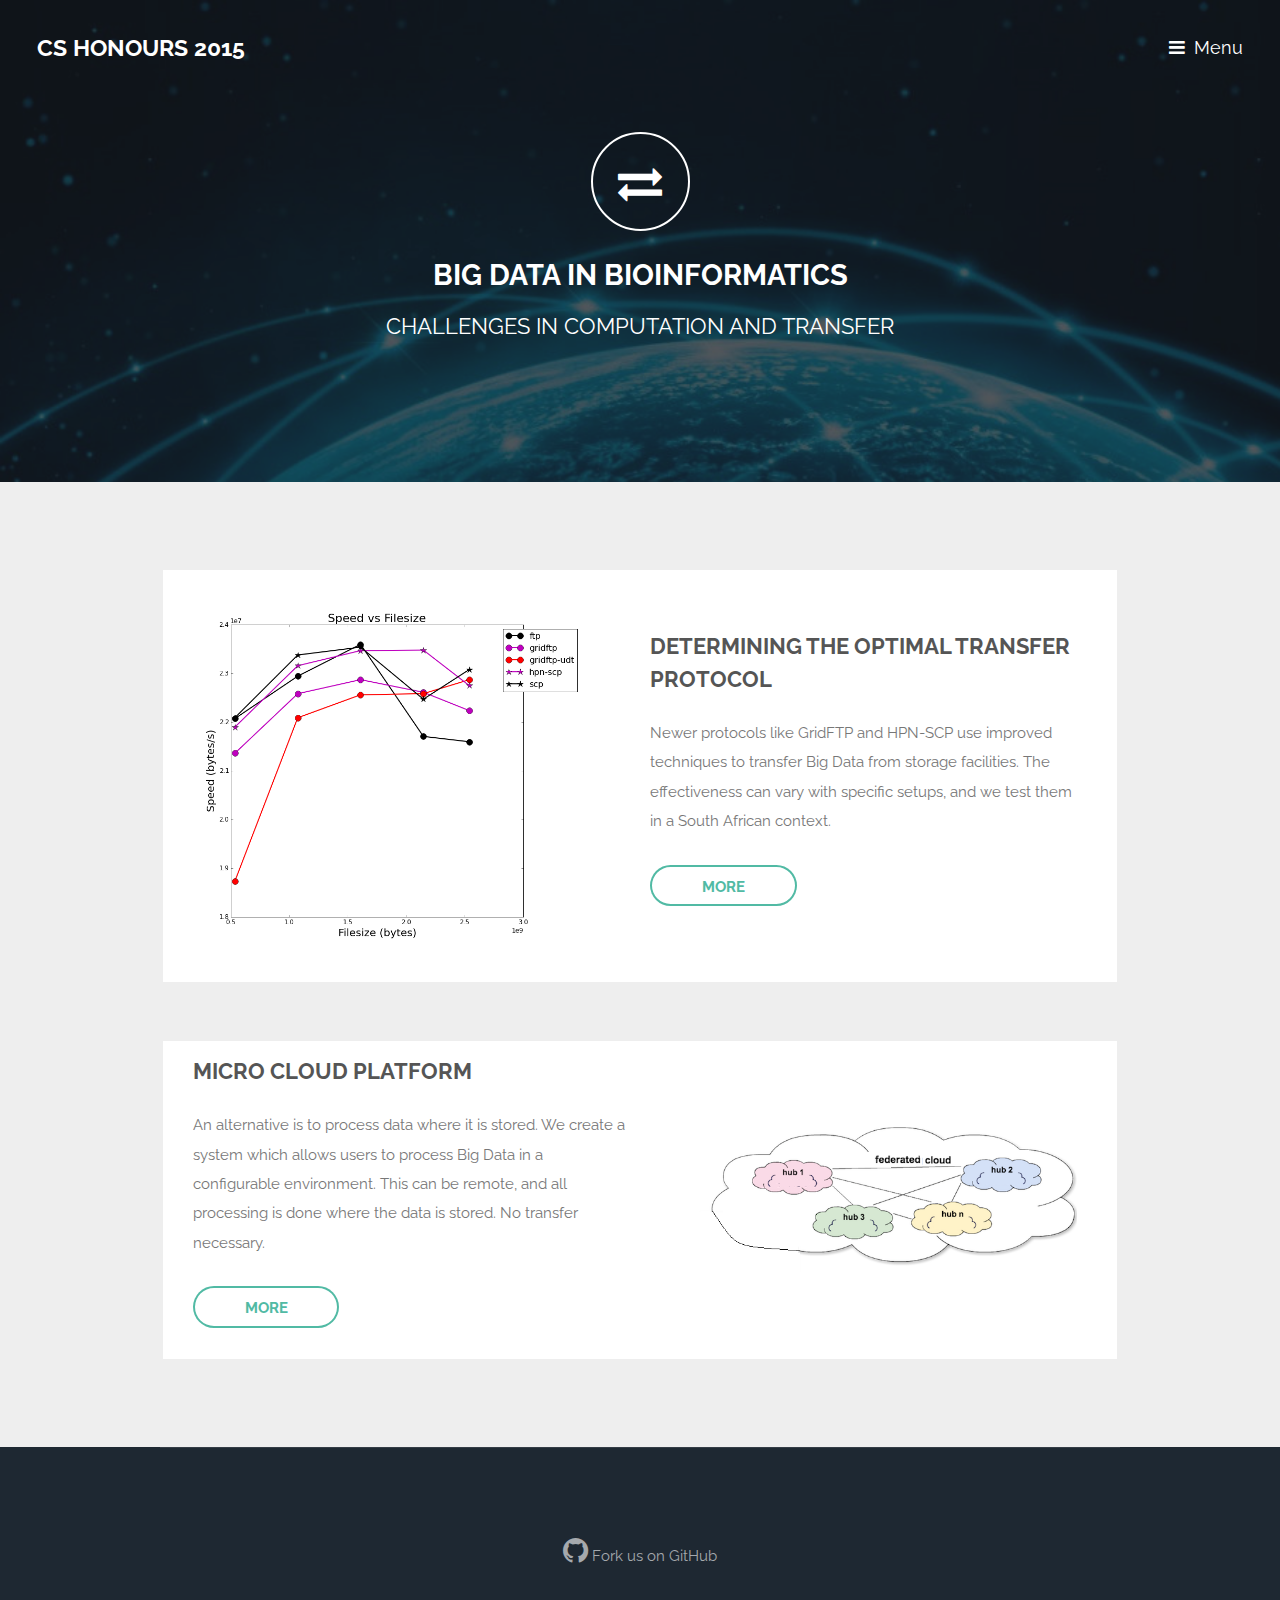
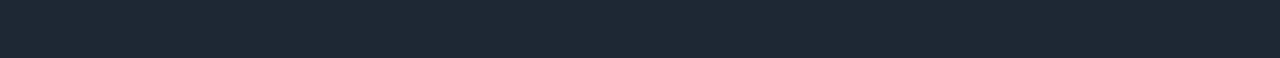
<file: index.html>
<!DOCTYPE HTML>
<!--
	Retrospect by TEMPLATED
	templated.co @templatedco
	Released for free under the Creative Commons Attribution 3.0 license (templated.co/license)
-->
<html>
	<head>
		<title>BigBInf</title>
		<meta charset="utf-8" />
		<meta name="viewport" content="width=device-width, initial-scale=1" />
		<!--[if lte IE 8]><script src="assets/js/ie/html5shiv.js"></script><![endif]-->
		<link rel="stylesheet" href="assets/css/main.css" />
		<!--[if lte IE 8]><link rel="stylesheet" href="assets/css/ie8.css" /><![endif]-->
		<!--[if lte IE 9]><link rel="stylesheet" href="assets/css/ie9.css" /><![endif]-->
	</head>
	<body class="landing">

		<!-- Header -->
			<header id="header" class="alt">
				<h1><a href="index.html">CS Honours 2015</a></h1>
				<a href="#nav">Menu</a>
			</header>

		<!-- Nav -->
			<nav id="nav">
				<ul class="links">
					<li><a href="index.html">Home</a></li>
					<li><a href="protocols.html">Protocols</a></li>
					<li><a href="cloud.html">Micro-cloud</a></li>
				</ul>
			</nav>

		<!-- Banner -->
			<section id="banner">
				<i class="icon fa-exchange"></i>
				<h2>Big Data in Bioinformatics</h2>
				<p>Challenges in computation and transfer</p>
			</section>

		<!-- One -->
			<section id="one" class="wrapper style1">
				<div class="inner">
					<article class="feature left">
						<span class="image"><img src="images/speed.png" alt="" /></span>
						<div class="content">
							<h2>Determining the optimal transfer protocol</h2>
							<p>Newer protocols like GridFTP and HPN-SCP use improved techniques to transfer Big Data from storage facilities. The effectiveness can vary with specific setups, and we test them in a South African context.</p>
							<ul class="actions">
								<li>
									<a href="protocols.html" class="button alt">More</a>
								</li>
							</ul>
						</div>
					</article>
					<article class="feature right">
						<span class="image"><img src="images/federated-clouds.png" alt="" /></span>
						<div class="content">
							<h2>Micro Cloud Platform</h2>
							<p>An alternative is to process data where it is stored. We create a system which allows users to process Big Data in a configurable environment. This can be remote, and all processing is done where the data is stored. No transfer necessary.</p>
							<ul class="actions">
								<li>
									<a href="cloud.html" class="button alt">More</a>
								</li>
							</ul>
						</div>
					</article>
				</div>
			</section>

		<!-- Footer -->
			<footer id="footer">
				<div class="inner">
					<ul class="icons">
						<li><a href="https://github.com/wraithy/bigbinf/" class="icon fa-github">
							<span>Fork us on GitHub</span>
						</a></li>
					</ul>
				</div>
			</footer>

		<!-- Scripts -->
			<script src="assets/js/jquery.min.js"></script>
			<script src="assets/js/skel.min.js"></script>
			<script src="assets/js/util.js"></script>
			<!--[if lte IE 8]><script src="assets/js/ie/respond.min.js"></script><![endif]-->
			<script src="assets/js/main.js"></script>

	</body>
</html>
</file>
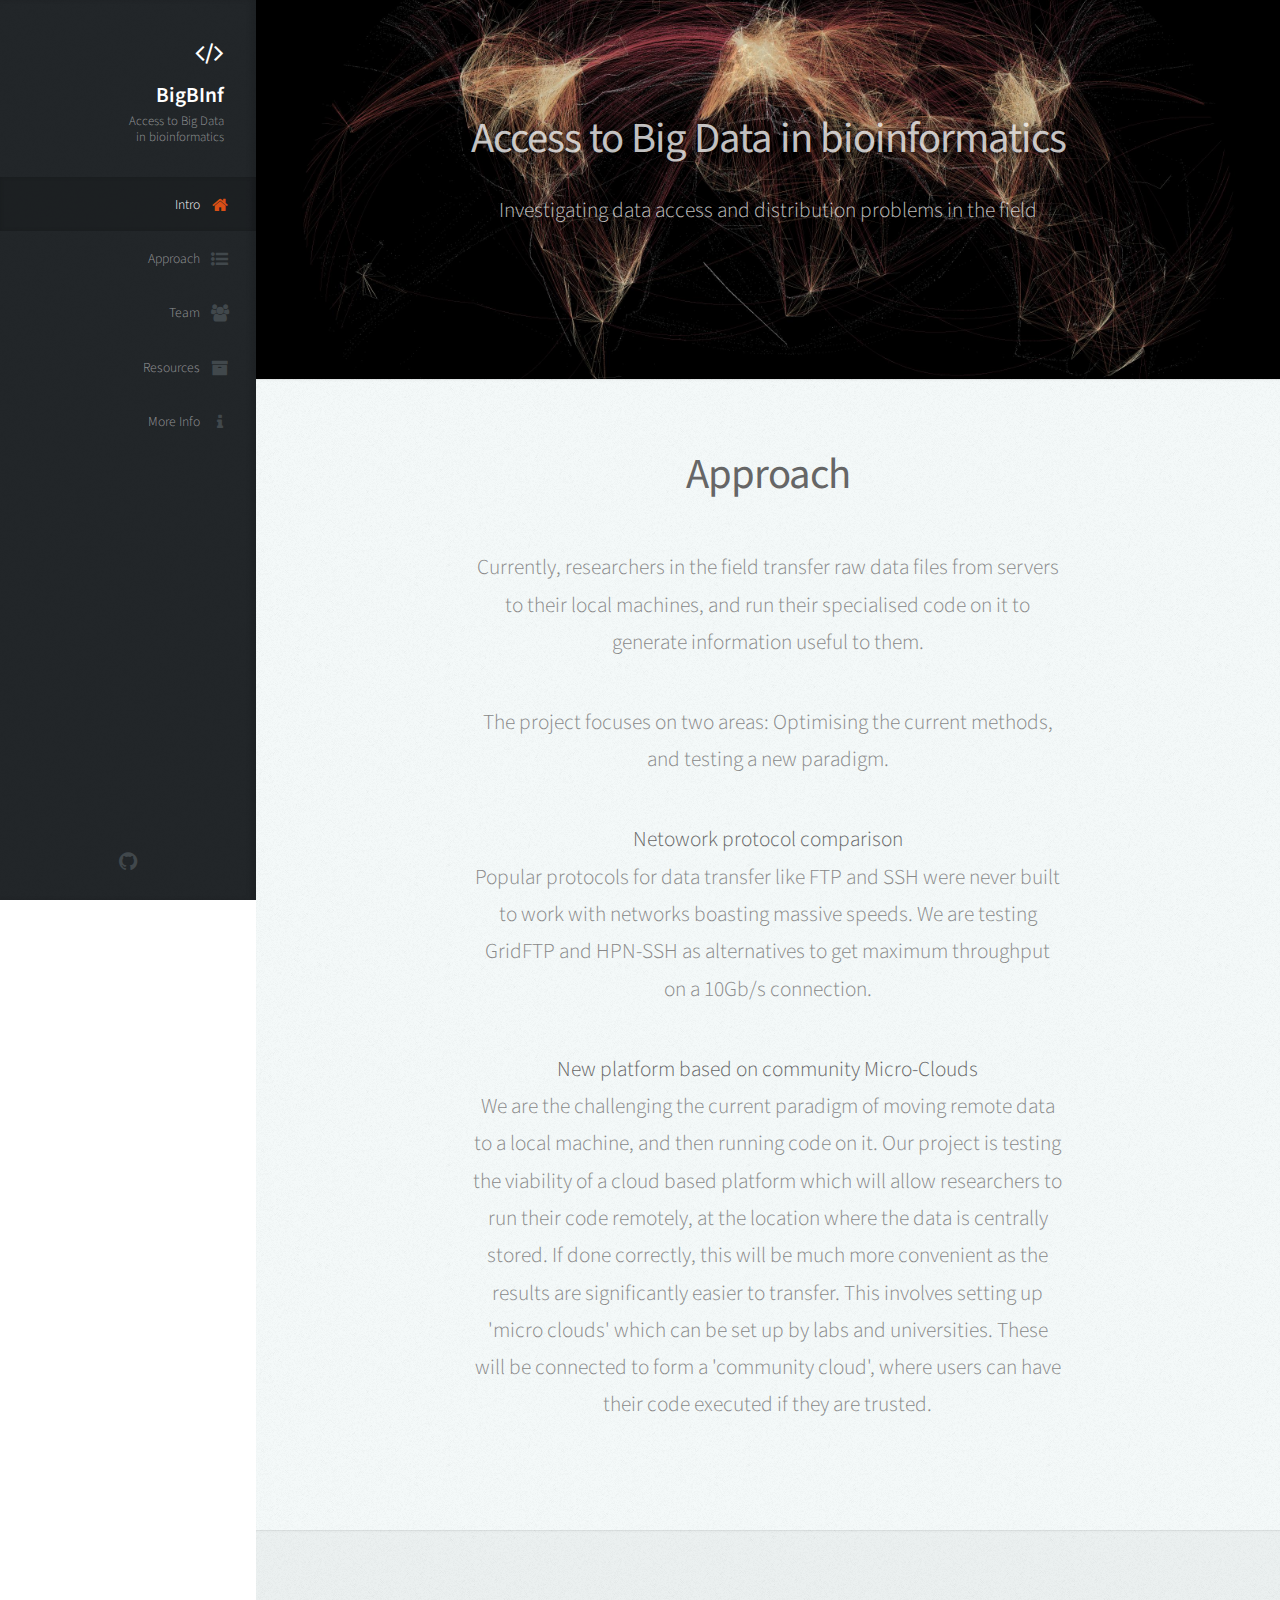
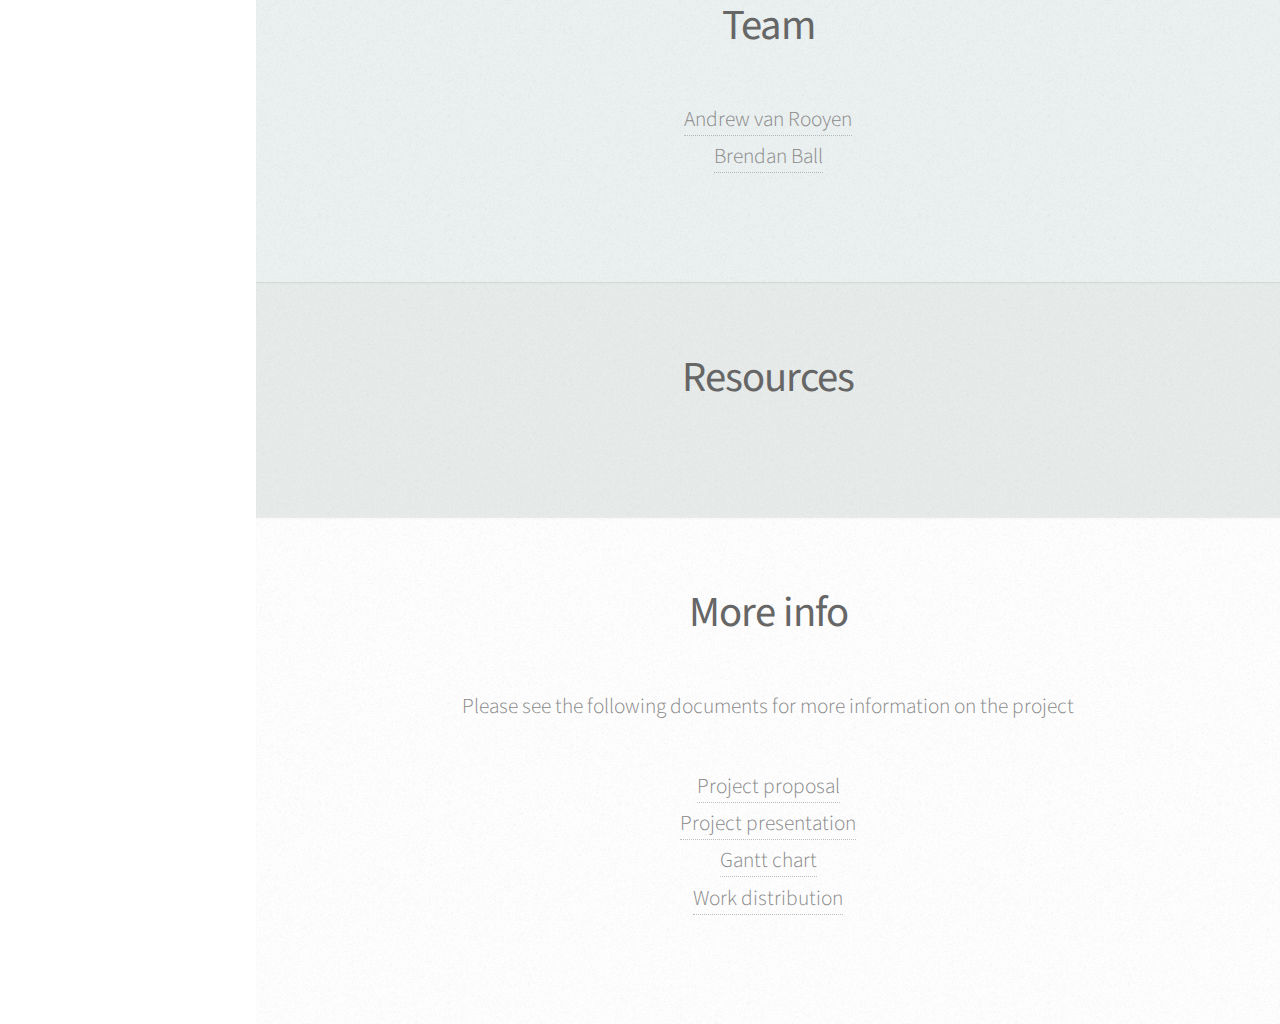
<file: website/index.html>
<!DOCTYPE HTML>
<!--
	Prologue by HTML5 UP
	html5up.net | @n33co
	Free for personal and commercial use under the CCA 3.0 license (html5up.net/license)
-->
<html>
	<head>
		<title>BigBinf</title>
		<meta charset="utf-8" />
		<meta name="viewport" content="width=device-width, initial-scale=1" />
		<!--[if lte IE 8]><script src="assets/js/ie/html5shiv.js"></script><![endif]-->
		<link rel="stylesheet" href="assets/css/main.css" />
		<link rel="stylesheet" href="assets/css/custom.css" />
		<!--[if lte IE 8]><link rel="stylesheet" href="assets/css/ie8.css" /><![endif]-->
		<!--[if lte IE 9]><link rel="stylesheet" href="assets/css/ie9.css" /><![endif]-->
	</head>
	<body>

		<!-- Header -->
			<div id="header">

				<div class="top">

					<!-- Logo -->
						<div id="logo">
							<span class="icon fa-code image avatar-48"></span>
							<h1 id="title">BigBInf</h1>
							<p>Access to Big Data</br>in bioinformatics</p>
						</div>

					<!-- Nav -->
						<nav id="nav">
							<!--

								Prologue's nav expects links in one of two formats:

								1. Hash link (scrolls to a different section within the page)

								   <li><a href="#foobar" id="foobar-link" class="icon fa-whatever-icon-you-want skel-layers-ignoreHref"><span class="label">Foobar</span></a></li>

								2. Standard link (sends the user to another page/site)

								   <li><a href="http://foobar.tld" id="foobar-link" class="icon fa-whatever-icon-you-want"><span class="label">Foobar</span></a></li>

							-->
							<ul>
								<li><a href="#top" id="top-link" class="skel-layers-ignoreHref"><span class="icon fa-home">Intro</span></a></li>
								<li><a href="#approach" id="approach-link" class="skel-layers-ignoreHref"><span class="icon fa-list-ul">Approach</span></a></li>
								<li><a href="#team" id="team-link" class="skel-layers-ignoreHref"><span class="icon fa-users">Team</span></a></li>
								<li><a href="#resources" id="resources-link" class="skel-layers-ignoreHref"><span class="icon fa-archive">Resources</span></a></li>
								<li><a href="#moreinfo" id="moreinfo-link" class="skel-layers-ignoreHref"><span class="icon fa-info">More Info</span></a></li>
							</ul>
						</nav>

				</div>

				<div class="bottom">

					<!-- Social Icons -->
						<ul class="icons">
							<!-- <li><a href="#" class="icon fa-twitter"><span class="label">Twitter</span></a></li> -->
							<!-- <li><a href="#" class="icon fa-facebook"><span class="label">Facebook</span></a></li> -->
							<li><a href="https://github.com/wraithy/bigbinf" class="icon fa-github"><span class="label">Github</span></a></li>
							<!-- <li><a href="#" class="icon fa-dribbble"><span class="label">Dribbble</span></a></li> -->
							<!-- <li><a href="#" class="icon fa-envelope"><span class="label">Email</span></a></li> -->
						</ul>

				</div>

			</div>

		<!-- Main -->
			<div id="main">

				<!-- Intro -->
					<section id="top" class="one dark cover">
						<div class="container">

							<header>
								<h2 class="glow">Access to Big Data in bioinformatics</h2>
								<p class="glow">Investigating data access and distribution problems in the field</p>
							</header>

							<!-- <footer> -->
								<!-- <a href="#approach" class="scrolly">How?</a> -->
							<!-- </footer> -->

						</div>
					</section>

				<!-- Approach -->
					<section id="approach" class="two">
						<div class="container half-width">

							<header>
								<h2>Approach</h2>
							</header>

							<p>Currently, researchers in the field transfer raw data files from servers to their local machines, and run their specialised code on it to generate information useful to them.</p>
							<p>The project focuses on two areas: Optimising the current methods, and testing a new paradigm.</p>

							<p>
							<strong>Netowork protocol comparison</strong></br>
							Popular protocols for data transfer like FTP and SSH were never built to work with networks boasting massive speeds.
							We are testing GridFTP and HPN-SSH as alternatives to get maximum throughput on a 10Gb/s connection.
							</p>
							<p>
							<strong>New platform based on community Micro-Clouds</strong></br>
							We are the challenging the current paradigm of moving remote data to a local machine, and then running code on it. Our project is testing the viability of a cloud based platform which will allow researchers to run their code remotely, at the location where the data is centrally stored. If done correctly, this will be much more convenient as the results are significantly easier to transfer. This involves setting up 'micro clouds' which can be set up by labs and universities. These will be connected to form a 'community cloud', where users can have their code executed if they are trusted.
							</p>



						</div>
					</section>

				<!-- Team -->
					<section id="team" class="three">
						<div class="container">

							<header>
								<h2>Team</h2>
							</header>

							<ul>
								<li><a href="mailto:wraith.andrew@gmail.com">Andrew van Rooyen</a></li>
								<li><a href="mailto:brendan.ball50.gmail.com">Brendan Ball</a></li>
							</ul>

						</div>
					</section>

				<!-- Resources -->
					<section id="resources" class="four">
						<div class="container">

							
							<header>
								<h2>Resources</h2>
							</header>

						</div>
					</section>

				<!-- More Info -->
					<section id="moreinfo" class="five">
						<div class="container">

							<header>
								<h2>More info</h2>
							</header>

							<p>Please see the following documents for more information on the project</p>
							<ul>
								<li><a href="downloads/proposal.pdf">Project proposal</a></li>
								<li><a href="downloads/presentation.pdf">Project presentation</a></li>
								<li><a href="images/gantt.png">Gantt chart</a></li>
								<li><a href="images/work_split.png">Work distribution</a></li>
							</ul>
					</section>

			</div>

		<!-- Footer -->
			<!-- <div id="footer"> -->

				<!-- [> Copyright <] -->
					<!-- <ul class="copyright"> -->
						<!-- <li>&copy; Untitled. All rights reserved.</li><li>Design: <a href="http://html5up.net">HTML5 UP</a></li> -->
					<!-- </ul> -->

			<!-- </div> -->

		<!-- Scripts -->
			<script src="assets/js/jquery.min.js"></script>
			<script src="assets/js/jquery.scrolly.min.js"></script>
			<script src="assets/js/jquery.scrollzer.min.js"></script>
			<script src="assets/js/skel.min.js"></script>
			<script src="assets/js/util.js"></script>
			<!--[if lte IE 8]><script src="assets/js/ie/respond.min.js"></script><![endif]-->
			<script src="assets/js/main.js"></script>

	</body>
</html>
</file>
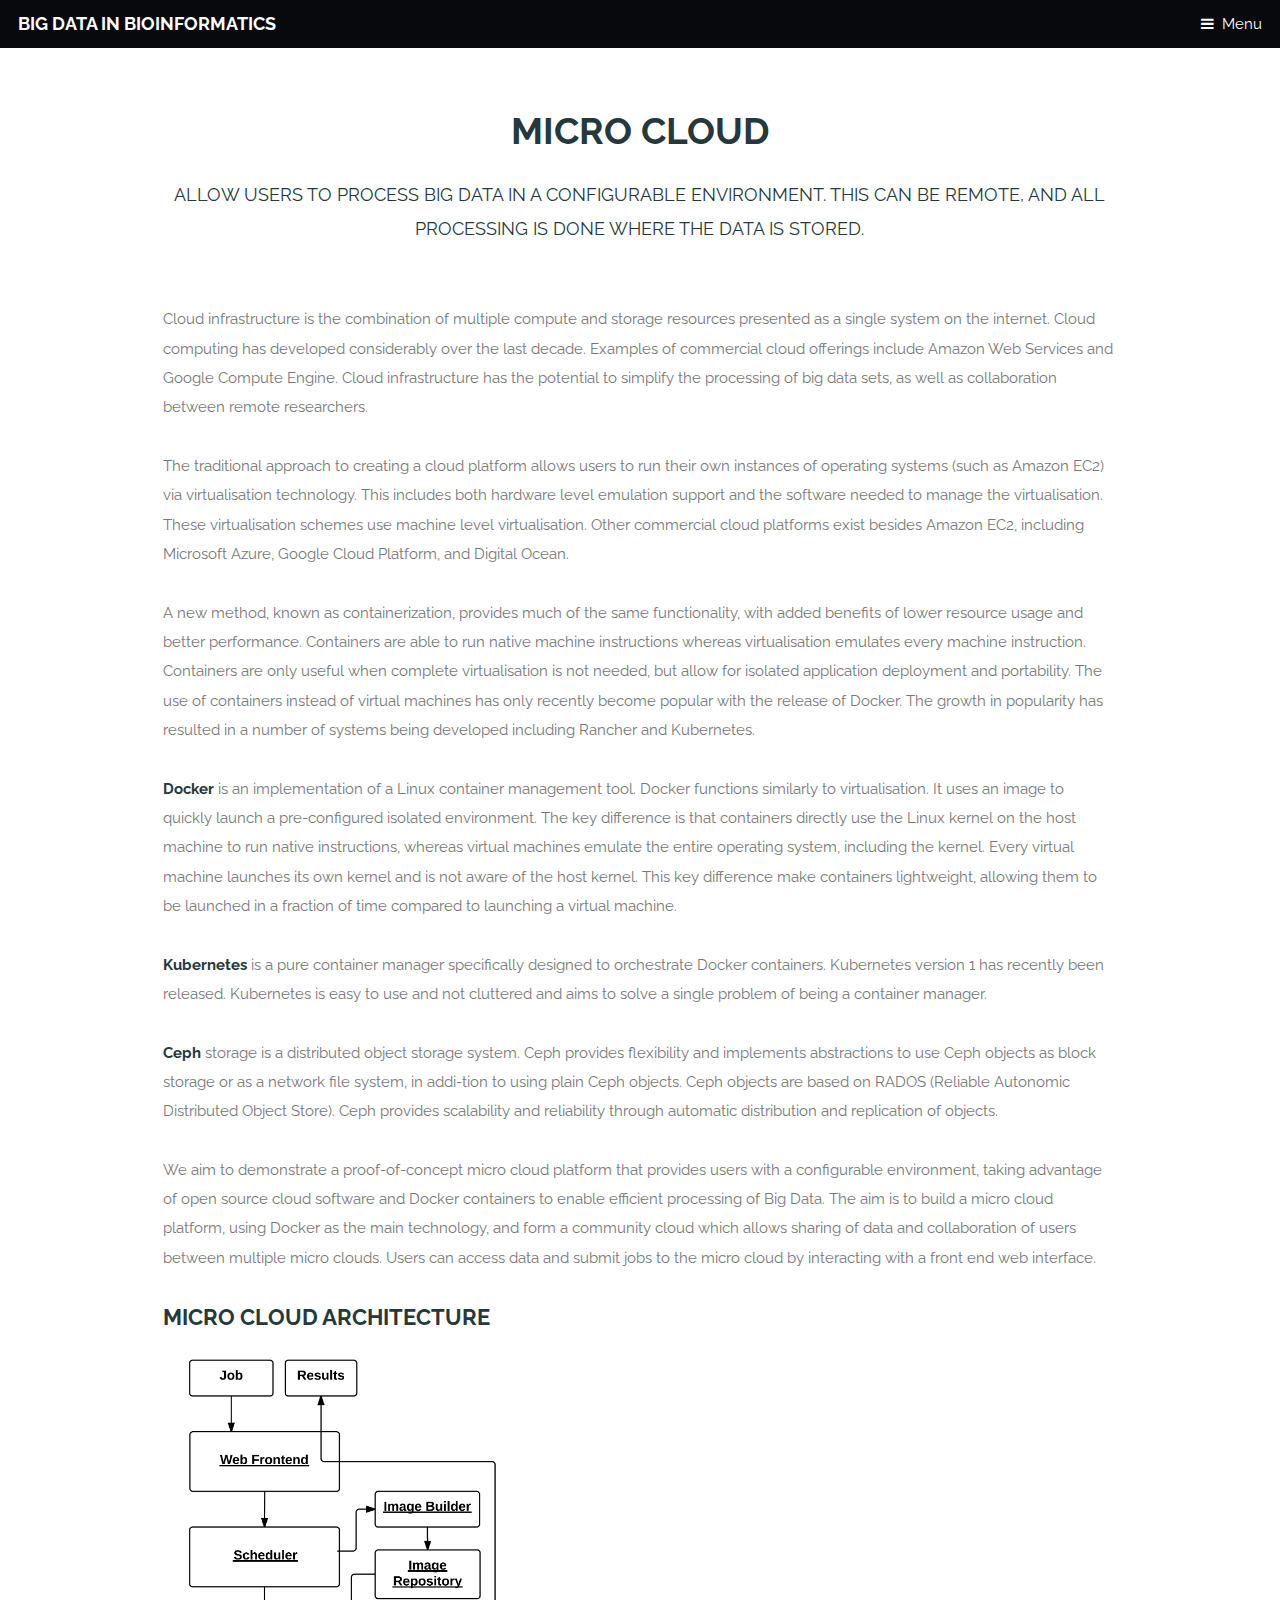
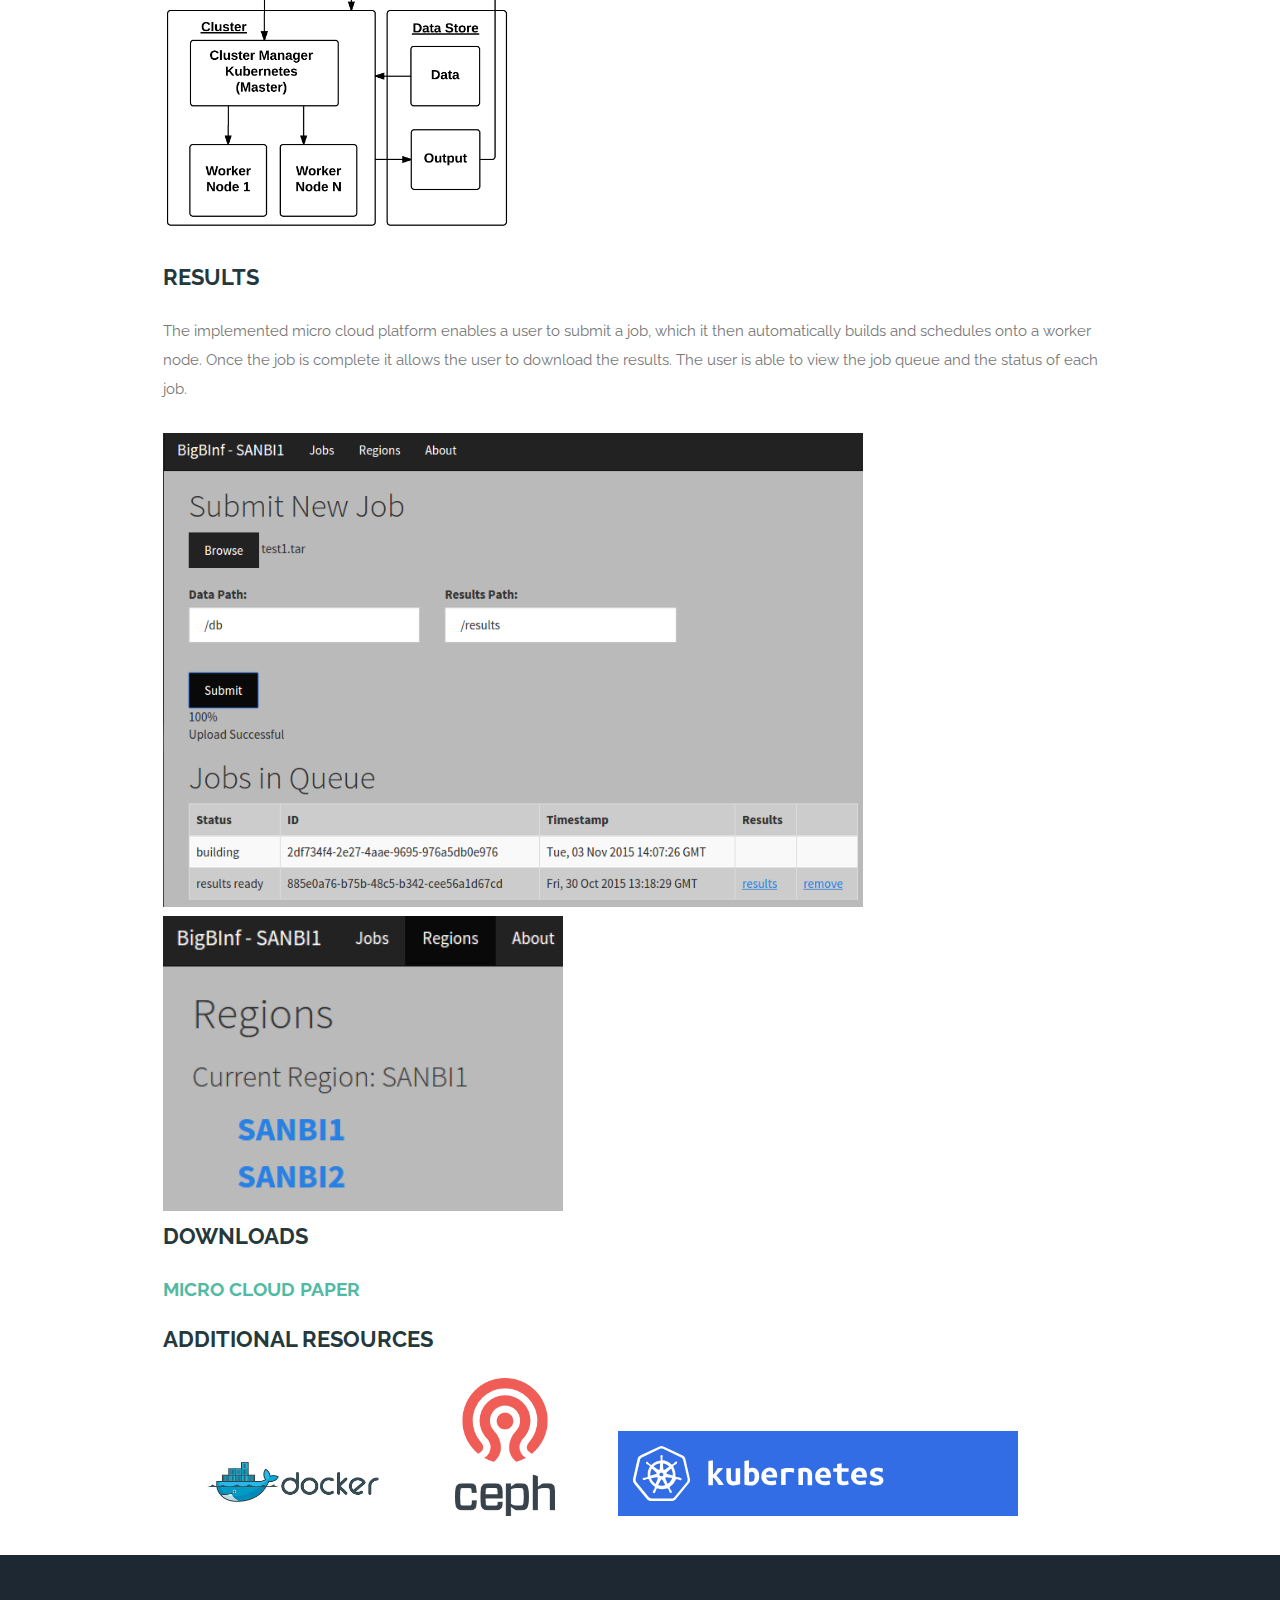
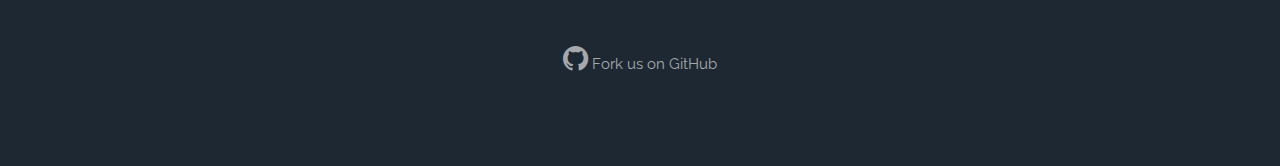
<file: cloud.html>
<!DOCTYPE HTML>
<!--
	Retrospect by TEMPLATED
	templated.co @templatedco
	Released for free under the Creative Commons Attribution 3.0 license (templated.co/license)
-->
<html>
	<head>
		<title>BigBinf - Micro-cloud</title>
		<meta charset="utf-8" />
		<meta name="viewport" content="width=device-width, initial-scale=1" />
		<!--[if lte IE 8]><script src="assets/js/ie/html5shiv.js"></script><![endif]-->
		<link rel="stylesheet" href="assets/css/main.css" />
		<link rel="stylesheet" href="assets/css/cloud.css" />

		<!--[if lte IE 8]><link rel="stylesheet" href="assets/css/ie8.css" /><![endif]-->
		<!--[if lte IE 9]><link rel="stylesheet" href="assets/css/ie9.css" /><![endif]-->
	</head>
	<body>

		<!-- Header -->
			<header id="header">
				<h1><a href="index.html">Big data in Bioinformatics</a></h1>
				<a href="#nav">Menu</a>
			</header>

		<!-- Nav -->
			<nav id="nav">
				<ul class="links">
					<li><a href="index.html">Home</a></li>
					<li><a href="protocols.html">Protocols</a></li>
					<li><a href="cloud.html">Micro-cloud</a></li>
				</ul>
			</nav>

		<!-- Main -->
			<section id="main" class="wrapper">
				<div class="container">

					<header class="major special">
						<h2>Micro Cloud</h2>
						<p>Allow users to process Big data in a configurable environment. This can be remote, and all processing is done where the data is stored. </p>
					</header>
					
					<div>
						<p>Cloud infrastructure is the combination of multiple compute
						and storage resources presented as a single system on
						the internet. Cloud computing has developed considerably
						over the last decade. Examples of commercial cloud offerings
						include Amazon Web Services and Google Compute Engine.
						 Cloud infrastructure has the potential to simplify
						the processing of big data sets, as well as collaboration between
						remote researchers.
						</p>
						<p>
						The traditional approach to creating a cloud platform allows
						users to run their own instances of operating systems
						(such as Amazon EC2) via virtualisation technology. This
						includes both hardware level emulation support and the software
						needed to manage the virtualisation. These virtualisation
						schemes use machine level virtualisation. Other
						commercial cloud platforms exist besides Amazon EC2, including
						Microsoft Azure, Google Cloud Platform, and Digital
						Ocean.</p>
						<p>
						A new method, known as containerization, provides much
						of the same functionality, with added benefits of lower resource
						usage and better performance. Containers are able to
						run native machine instructions whereas virtualisation emulates
						every machine instruction. Containers are only
						useful when complete virtualisation is not needed, but allow
						for isolated application deployment and portability. The use
						of containers instead of virtual machines has only recently
						become popular with the release of Docker. The growth
						in popularity has resulted in a number of systems being developed
						including Rancher and Kubernetes.
						</p>
						<p>
						
						<b>Docker</b> is an implementation of a Linux container management
						tool. Docker functions similarly to virtualisation.
						It uses an image to quickly launch a pre-configured isolated
						environment. The key difference is that containers directly
						use the Linux kernel on the host machine to run native instructions,
						whereas virtual machines emulate the entire operating
						system, including the kernel. Every virtual machine
						launches its own kernel and is not aware of the host kernel.
						This key difference make containers lightweight, allowing
						them to be launched in a fraction of time compared to
						launching a virtual machine.
						</p>
						<p>
						<b>Kubernetes</b> is a pure container manager specifically designed
						to orchestrate Docker containers. Kubernetes version
						1 has recently been released. Kubernetes is easy to use and
						not cluttered and aims to solve a single problem of being a
						container manager.
						</p>
						<p>
						<b>Ceph</b> storage is a distributed object storage system. Ceph
						provides flexibility and implements abstractions to use Ceph
						objects as block storage or as a network file system, in addi-tion to using plain Ceph objects. Ceph objects are based
						on RADOS (Reliable Autonomic Distributed Object Store).
						Ceph provides scalability and reliability through automatic
						distribution and replication of objects.
						</p>

						<p>
						We aim to demonstrate a proof-of-concept micro cloud platform
						that provides users with a configurable environment,
						taking advantage of open source cloud software and Docker
						containers to enable efficient processing of Big Data. The
						aim is to build a micro cloud platform, using Docker as the
						main technology, and form a community cloud which allows
						sharing of data and collaboration of users between multiple
						micro clouds. Users can access data and submit jobs to the
						micro cloud by interacting with a front end web interface.
						</p>
					</div>
					<div class="results">
						<h2>Micro Cloud Architecture</h2>
						<img src="images/microcloud_architecture.png" width="350px"/>
						
					</div>
					
					<div class="results">
						<h2>Results</h2>
						<p>
						The implemented micro cloud platform enables a user to
						submit a job, which it then automatically builds and schedules
						onto a worker node. Once the job is complete it allows
						the user to download the results. The user is able to view
						the job queue and the status of each job.
						</p>
						<img src="images/screenshot2.png" width="700px"/>
						<img src="images/screenshotRegions.png" width="400px"/>
					</div>
					<div class="downloads">
						<h2>Downloads</h2>

						<h3>
							<a href="downloads/microcloud.pdf" target="_blank">Micro Cloud Paper</a>
						</h3>
					</div>
					<div class="cloud-external-links">
						<h2>Additional Resources</h2>

						<a href="https://www.docker.com/" target="_blank">
							<img src="images/docker_logo1.png" width="200px"/>
						</a>
						<a href="http://ceph.com/ceph-storage/" target="_blank">
							<img src="images/ceph_logo.png" width="100px"/>
						</a>
						<a href="http://kubernetes.io" target="_blank" >
							<span >
								<img class="kubernetes-background" src="images/kubernetes_logo.svg" width="400px"/>
							</span>
						</a>
					</div>
				
				</div>
			</section>

		<!-- Footer -->
			<footer id="footer">
				<div class="inner">
					<ul class="icons">
						<li><a href="https://github.com/wraithy/bigbinf/" class="icon fa-github">
							<span>Fork us on GitHub</span>
						</a></li>
					</ul>
				</div>
			</footer>

		<!-- Scripts -->
			<script src="assets/js/jquery.min.js"></script>
			<script src="assets/js/skel.min.js"></script>
			<script src="assets/js/util.js"></script>
			<!--[if lte IE 8]><script src="assets/js/ie/respond.min.js"></script><![endif]-->
			<script src="assets/js/main.js"></script>

	</body>
</html>
</file>
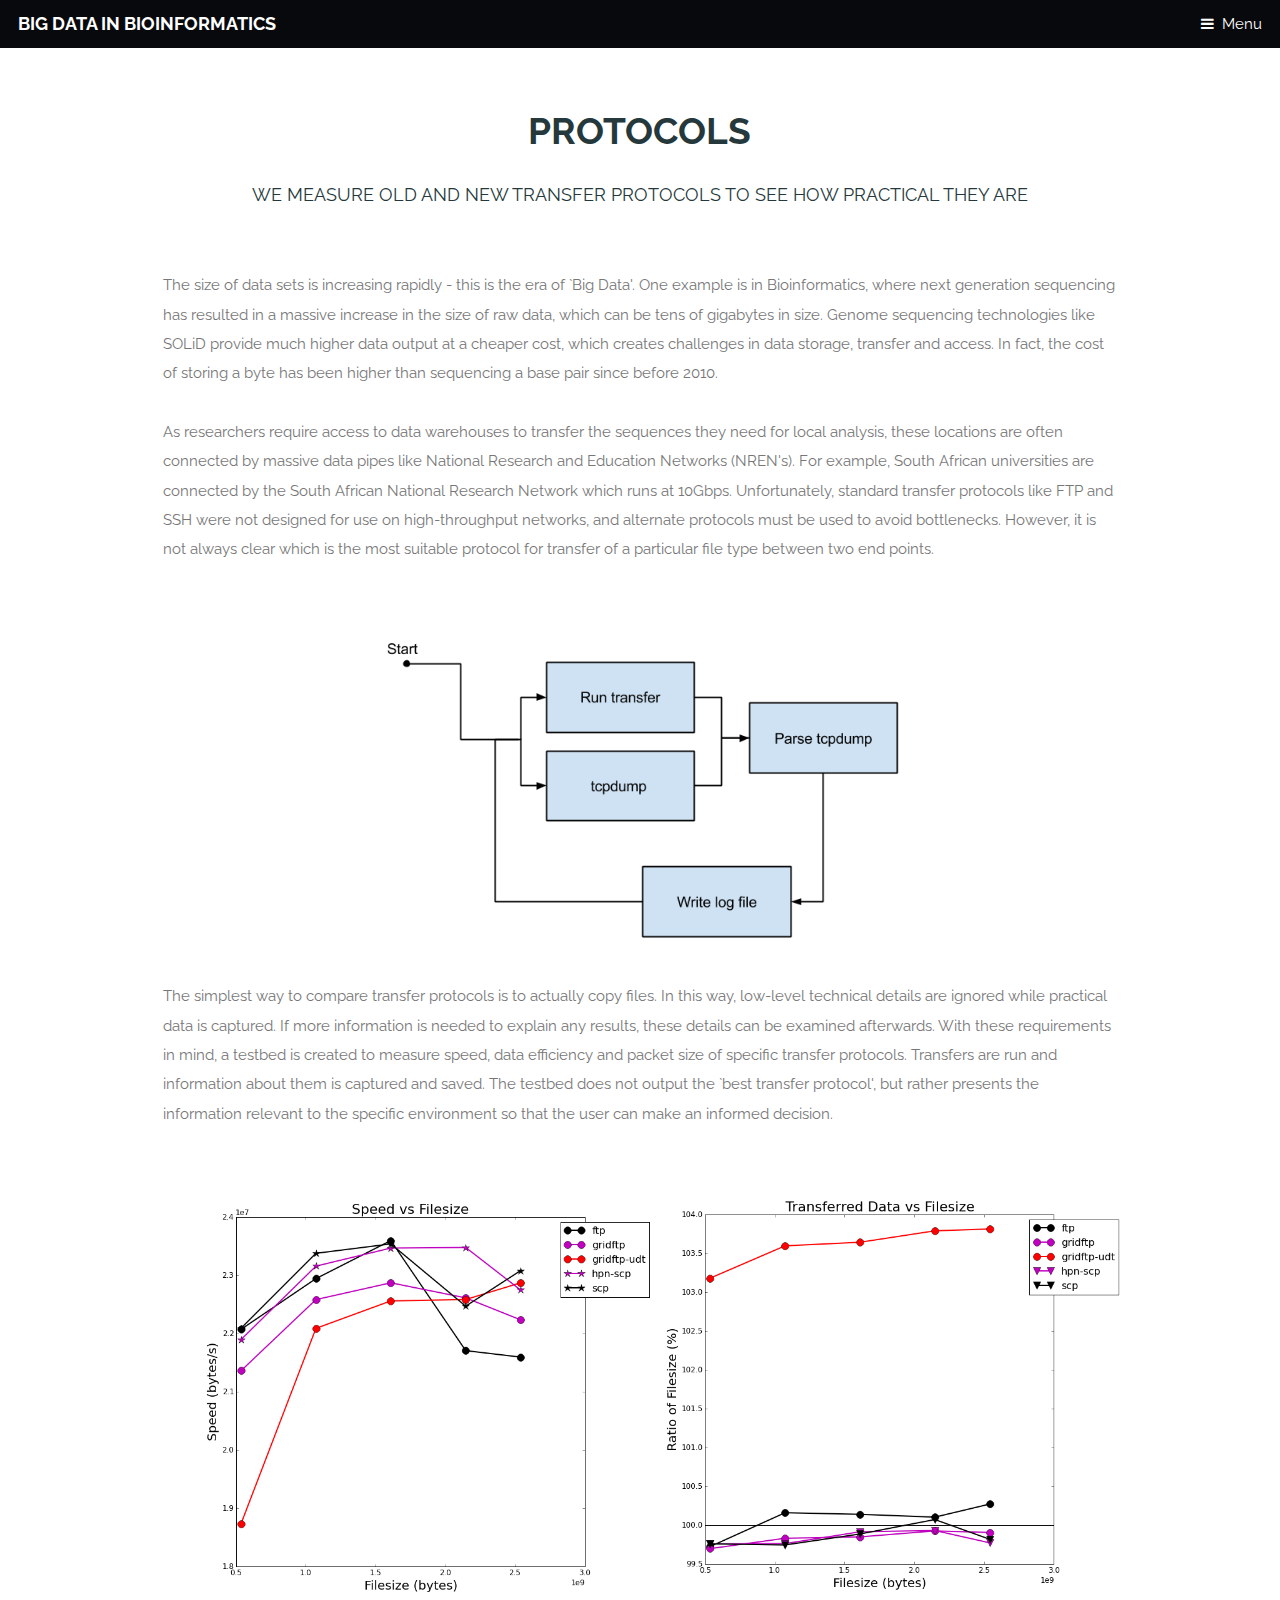
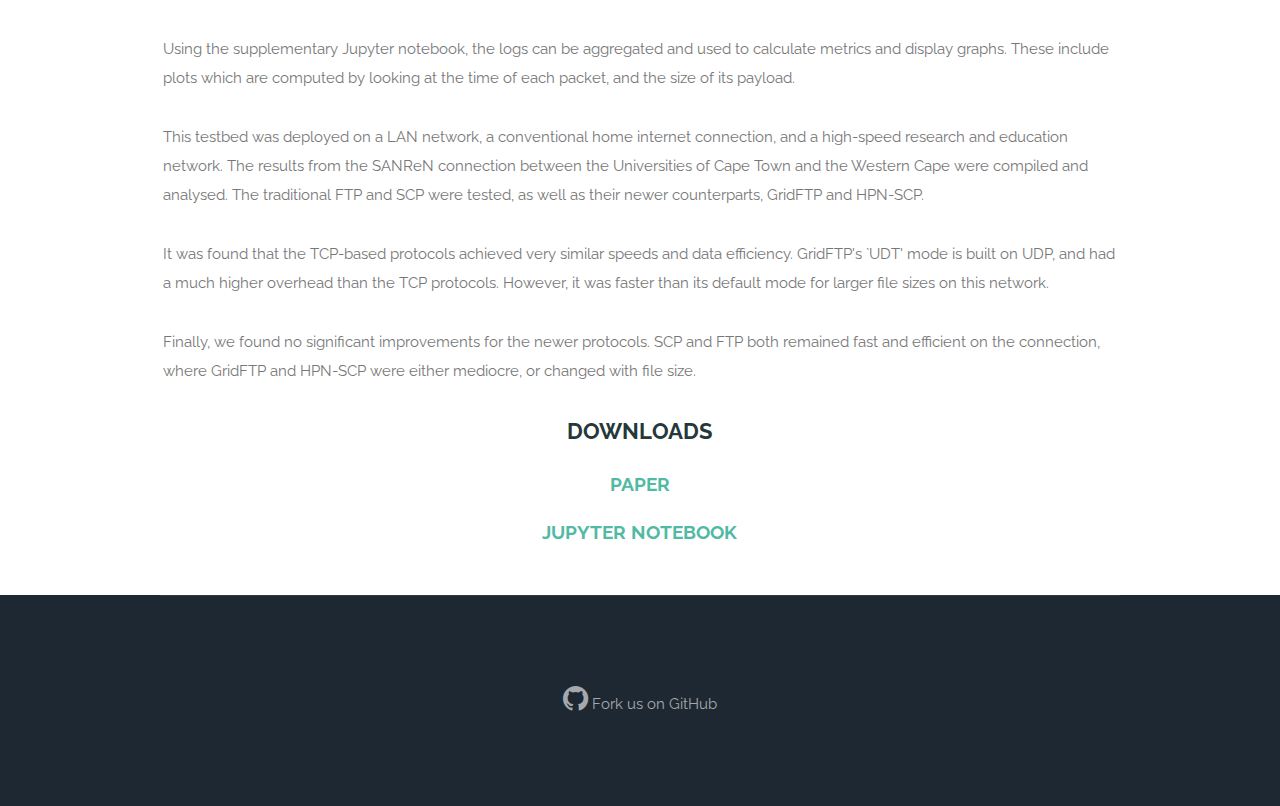
<file: protocols.html>
<!DOCTYPE HTML>
<!--
	Retrospect by TEMPLATED
	templated.co @templatedco
	Released for free under the Creative Commons Attribution 3.0 license (templated.co/license)
-->
<html>
	<head>
		<title>BigBInf - Protocols</title>
		<meta charset="utf-8" />
		<meta name="viewport" content="width=device-width, initial-scale=1" />
		<!--[if lte IE 8]><script src="assets/js/ie/html5shiv.js"></script><![endif]-->
		<link rel="stylesheet" href="assets/css/main.css" />
		<link rel="stylesheet" href="assets/css/protocols.css" />
		<!--[if lte IE 8]><link rel="stylesheet" href="assets/css/ie8.css" /><![endif]-->
		<!--[if lte IE 9]><link rel="stylesheet" href="assets/css/ie9.css" /><![endif]-->
	</head>
	<body>

		<!-- Header -->
			<header id="header">
				<h1><a href="index.html">Big Data in Bioinformatics</a></h1>
				<a href="#nav">Menu</a>
			</header>

		<!-- Nav -->
			<nav id="nav">
				<ul class="links">
					<li><a href="index.html">Home</a></li>
					<li><a href="protocols.html">Protocols</a></li>
					<li><a href="cloud.html">Micro-cloud</a></li>
				</ul>
			</nav>

		<!-- Main -->
			<section id="main" class="wrapper">
				<div class="container">

					<header class="major special">
						<h2>Protocols</h2>
						<p>We measure old and new transfer protocols to see how practical they are</p>
					</header>

                    <p>
                    The size of data sets is increasing rapidly - this is the era of `Big Data'. One example is in Bioinformatics, where next generation sequencing has resulted in a massive increase in the size of raw data, which can be tens of gigabytes in size. Genome sequencing technologies like SOLiD provide much higher data output at a cheaper cost, which creates challenges in data storage, transfer and access. In fact, the cost of storing a byte has been higher than sequencing a base pair since before 2010.
                    </p>
                    <p>
                    As researchers require access to data warehouses to transfer the sequences they need for local analysis, these locations are often connected by massive data pipes like National Research and Education Networks (NREN's). For example, South African universities are connected by the South African National Research Network which runs at 10Gbps. Unfortunately, standard transfer protocols like FTP and SSH were not designed for use on high-throughput networks, and alternate protocols must be used to avoid bottlenecks. However, it is not always clear which is the most suitable protocol for transfer of a particular file type between two end points.
                    </p>

                    <img class="image-center" src="images/loop.png" alt="" width=600/>

                    <p>
                    The simplest way to compare transfer protocols is to actually copy files. In this way, low-level technical details are ignored while practical data is captured. If more information is needed to explain any results, these details can be examined afterwards. With these requirements in mind, a testbed is created to measure speed, data efficiency and packet size of specific transfer protocols. Transfers are run and information about them is captured and saved. The testbed does not output the `best transfer protocol', but rather presents the information relevant to the specific environment so that the user can make an informed decision.
                    </p>

                    <img class="image-center" src="images/speed-data.png" alt="" width=1000/>

                    <p>
                    Using the supplementary Jupyter notebook, the logs can be aggregated and used to calculate metrics and display graphs. These include plots which are computed by looking at the time of each packet, and the size of its payload.
                    </p>


                    <p>
                    This testbed was deployed on a LAN network, a conventional home internet connection, and a high-speed research and education network. The results from the SANReN connection between the Universities of Cape Town and the Western Cape were compiled and analysed. The traditional FTP and SCP were tested, as well as their newer counterparts, GridFTP and HPN-SCP.
                    </p>

                    <p>
                    It was found that the TCP-based protocols achieved very similar speeds and data efficiency. GridFTP's `UDT' mode is built on UDP, and had a much higher overhead than the TCP protocols. However, it was faster than its default mode for larger file sizes on this network.
                    </p>

                    <p>
                    Finally, we found no significant improvements for the newer protocols. SCP and FTP both remained fast and efficient on the connection, where GridFTP and HPN-SCP were either mediocre, or changed with file size.
                    </p>

                    <div class="align-center">
                        <h2>Downloads</h2>
                        <h3>
                        <a href="downloads/protocols.pdf">Paper</a>
                        </h3>
                        <h3>
                        <a href="jupyter.html">Jupyter notebook</a>
                        </h3>
                    </div>

				</div>
			</section>

		<!-- Footer -->
			<footer id="footer">
				<div class="inner">
					<ul class="icons">
						<li><a href="https://github.com/wraithy/bigbinf/" class="icon fa-github">
							<span>Fork us on GitHub</span>
						</a></li>
					</ul>
				</div>
			</footer>

		<!-- Scripts -->
			<script src="assets/js/jquery.min.js"></script>
			<script src="assets/js/skel.min.js"></script>
			<script src="assets/js/util.js"></script>
			<!--[if lte IE 8]><script src="assets/js/ie/respond.min.js"></script><![endif]-->
			<script src="assets/js/main.js"></script>

	</body>
</html>
</file>
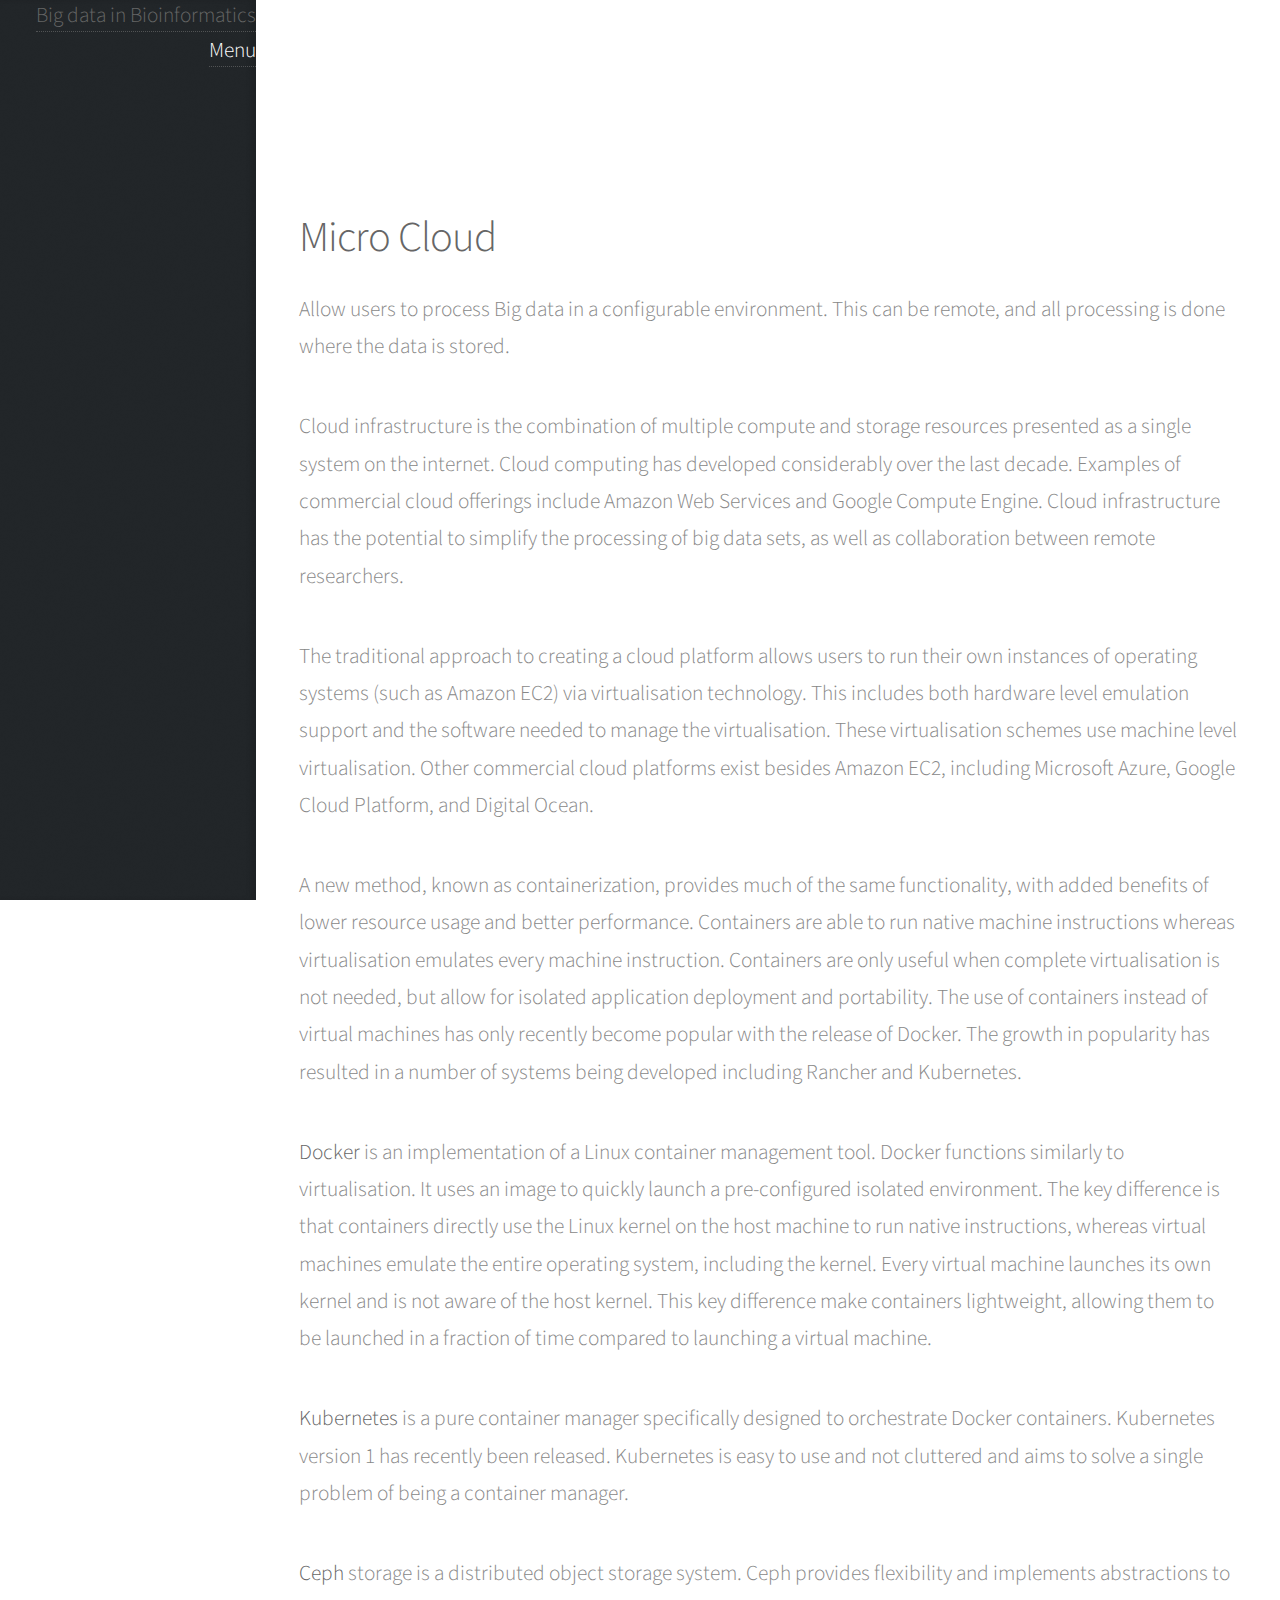
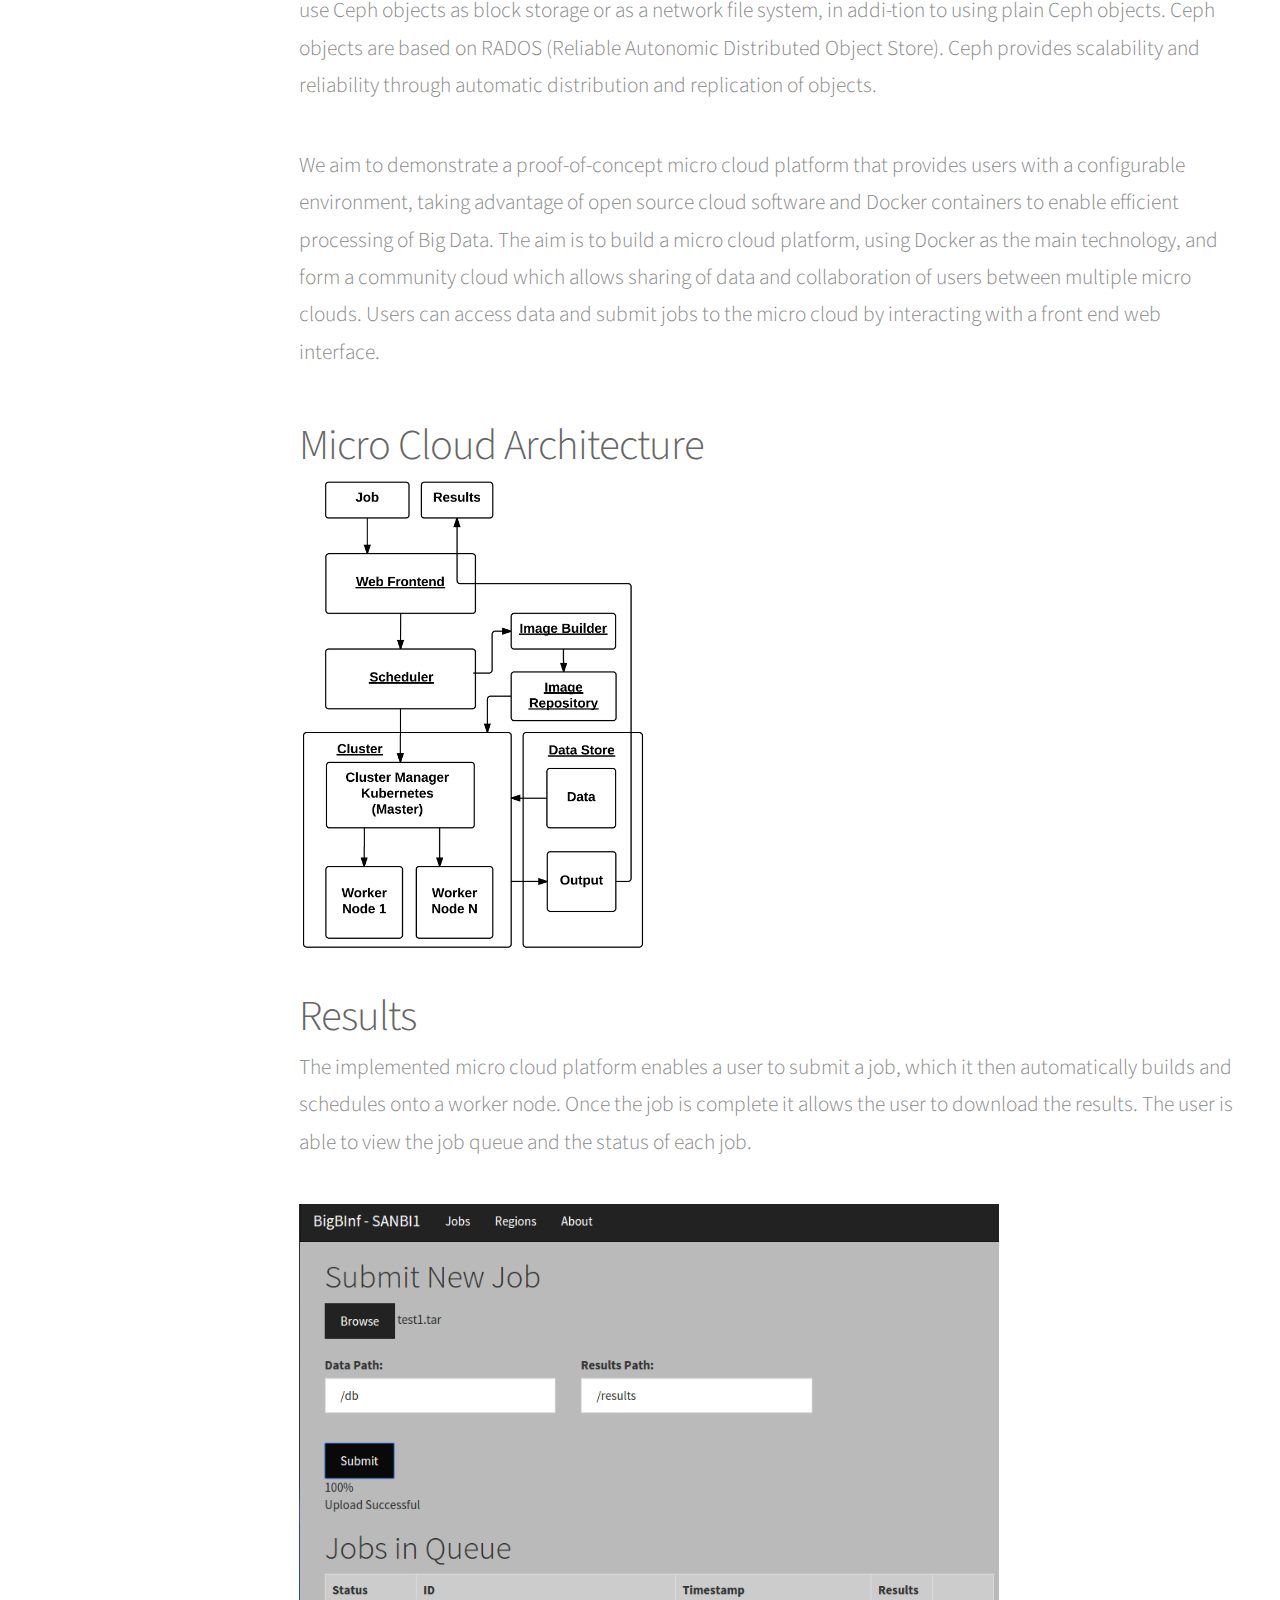
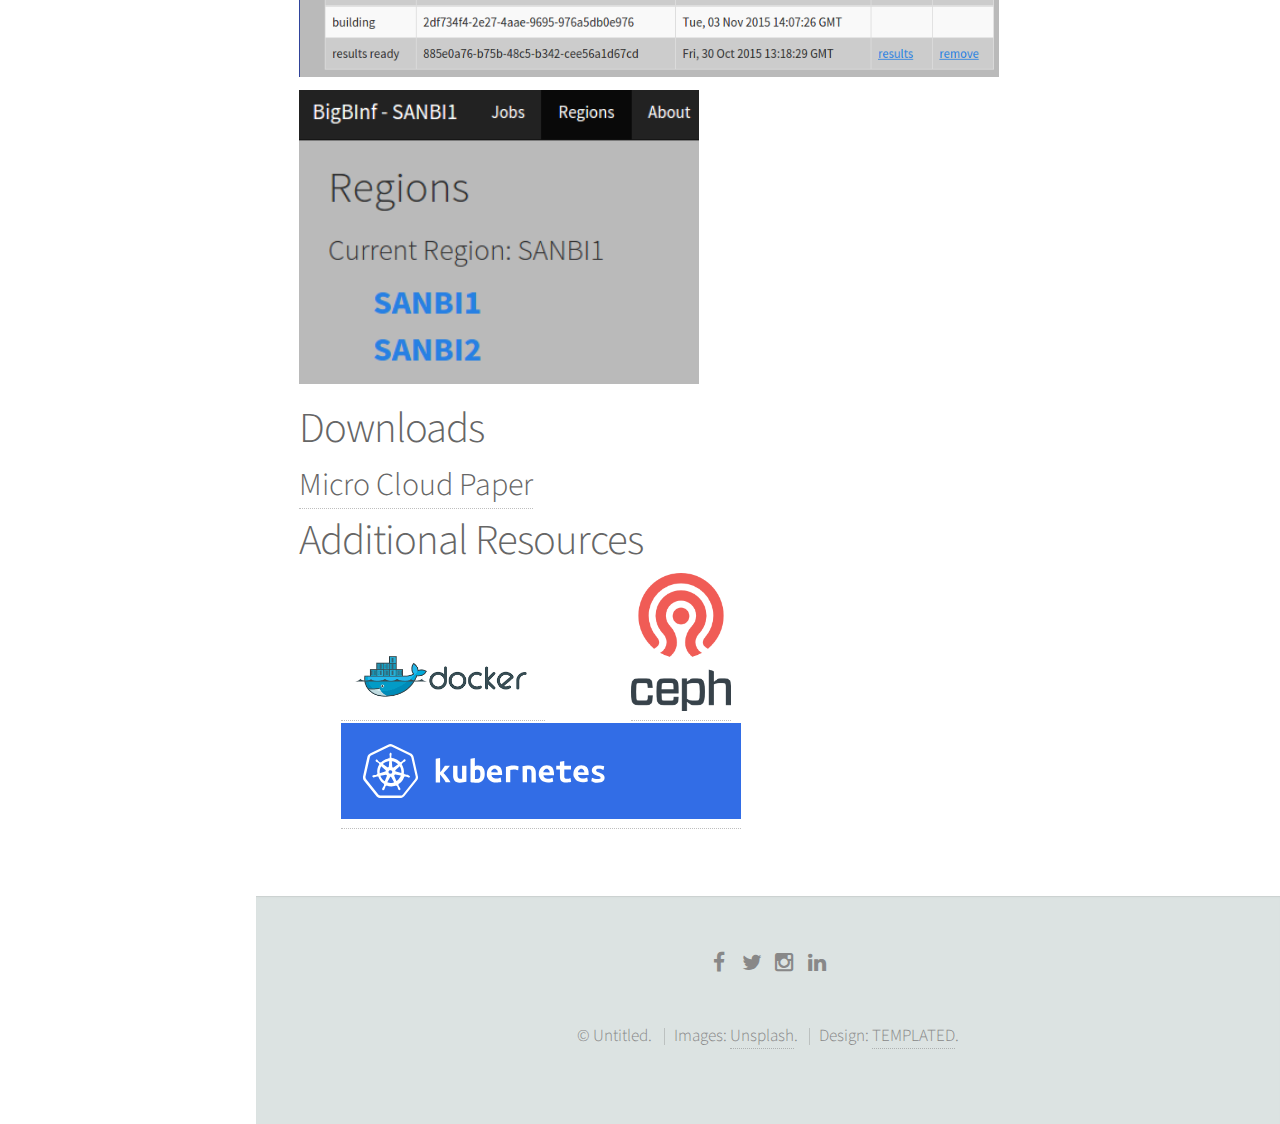
<file: website/cloud.html>
<!DOCTYPE HTML>
<!--
	Retrospect by TEMPLATED
	templated.co @templatedco
	Released for free under the Creative Commons Attribution 3.0 license (templated.co/license)
-->
<html>
	<head>
		<title>BigBinf - Micro-cloud</title>
		<meta charset="utf-8" />
		<meta name="viewport" content="width=device-width, initial-scale=1" />
		<!--[if lte IE 8]><script src="assets/js/ie/html5shiv.js"></script><![endif]-->
		<link rel="stylesheet" href="assets/css/main.css" />
		<link rel="stylesheet" href="cloud.css" />

		<!--[if lte IE 8]><link rel="stylesheet" href="assets/css/ie8.css" /><![endif]-->
		<!--[if lte IE 9]><link rel="stylesheet" href="assets/css/ie9.css" /><![endif]-->
	</head>
	<body>

		<!-- Header -->
			<header id="header">
				<h1><a href="index.html">Big data in Bioinformatics</a></h1>
				<a href="#nav">Menu</a>
			</header>

		<!-- Nav -->
			<nav id="nav">
				<ul class="links">
					<li><a href="index.html">Home</a></li>
					<li><a href="protocols.html">Protocols</a></li>
					<li><a href="cloud.html">Micro-cloud</a></li>
				</ul>
			</nav>

		<!-- Main -->
			<section id="main" class="wrapper">
				<div class="container">

					<header class="major special">
						<h2>Micro Cloud</h2>
						<p>Allow users to process Big data in a configurable environment. This can be remote, and all processing is done where the data is stored. </p>
					</header>
					
					<div>
						<p>Cloud infrastructure is the combination of multiple compute
						and storage resources presented as a single system on
						the internet. Cloud computing has developed considerably
						over the last decade. Examples of commercial cloud offerings
						include Amazon Web Services and Google Compute Engine.
						 Cloud infrastructure has the potential to simplify
						the processing of big data sets, as well as collaboration between
						remote researchers.
						</p>
						<p>
						The traditional approach to creating a cloud platform allows
						users to run their own instances of operating systems
						(such as Amazon EC2) via virtualisation technology. This
						includes both hardware level emulation support and the software
						needed to manage the virtualisation. These virtualisation
						schemes use machine level virtualisation. Other
						commercial cloud platforms exist besides Amazon EC2, including
						Microsoft Azure, Google Cloud Platform, and Digital
						Ocean.</p>
						<p>
						A new method, known as containerization, provides much
						of the same functionality, with added benefits of lower resource
						usage and better performance. Containers are able to
						run native machine instructions whereas virtualisation emulates
						every machine instruction. Containers are only
						useful when complete virtualisation is not needed, but allow
						for isolated application deployment and portability. The use
						of containers instead of virtual machines has only recently
						become popular with the release of Docker. The growth
						in popularity has resulted in a number of systems being developed
						including Rancher and Kubernetes.
						</p>
						<p>
						
						<b>Docker</b> is an implementation of a Linux container management
						tool. Docker functions similarly to virtualisation.
						It uses an image to quickly launch a pre-configured isolated
						environment. The key difference is that containers directly
						use the Linux kernel on the host machine to run native instructions,
						whereas virtual machines emulate the entire operating
						system, including the kernel. Every virtual machine
						launches its own kernel and is not aware of the host kernel.
						This key difference make containers lightweight, allowing
						them to be launched in a fraction of time compared to
						launching a virtual machine.
						</p>
						<p>
						<b>Kubernetes</b> is a pure container manager specifically designed
						to orchestrate Docker containers. Kubernetes version
						1 has recently been released. Kubernetes is easy to use and
						not cluttered and aims to solve a single problem of being a
						container manager.
						</p>
						<p>
						<b>Ceph</b> storage is a distributed object storage system. Ceph
						provides flexibility and implements abstractions to use Ceph
						objects as block storage or as a network file system, in addi-tion to using plain Ceph objects. Ceph objects are based
						on RADOS (Reliable Autonomic Distributed Object Store).
						Ceph provides scalability and reliability through automatic
						distribution and replication of objects.
						</p>

						<p>
						We aim to demonstrate a proof-of-concept micro cloud platform
						that provides users with a configurable environment,
						taking advantage of open source cloud software and Docker
						containers to enable efficient processing of Big Data. The
						aim is to build a micro cloud platform, using Docker as the
						main technology, and form a community cloud which allows
						sharing of data and collaboration of users between multiple
						micro clouds. Users can access data and submit jobs to the
						micro cloud by interacting with a front end web interface.
						</p>
					</div>
					<div class="results">
						<h2>Micro Cloud Architecture</h2>
						<img src="images/microcloud_architecture.png" width="350px"/>
						
					</div>
					
					<div class="results">
						<h2>Results</h2>
						<p>
						The implemented micro cloud platform enables a user to
						submit a job, which it then automatically builds and schedules
						onto a worker node. Once the job is complete it allows
						the user to download the results. The user is able to view
						the job queue and the status of each job.
						</p>
						<img src="images/screenshot2.png" width="700px"/>
						<img src="images/screenshotRegions.png" width="400px"/>
					</div>
					<div class="downloads">
						<h2>Downloads</h2>

						<h3>
							<a href="downloads/microcloud.pdf" target="_blank">Micro Cloud Paper</a>
						</h3>
					</div>
					<div class="cloud-external-links">
						<h2>Additional Resources</h2>

						<a href="https://www.docker.com/" target="_blank">
							<img src="images/docker_logo1.png" width="200px"/>
						</a>
						<a href="http://ceph.com/ceph-storage/" target="_blank">
							<img src="images/ceph_logo.png" width="100px"/>
						</a>
						<a href="http://kubernetes.io" target="_blank" >
							<span >
								<img class="kubernetes-background" src="images/kubernetes_logo.svg" width="400px"/>
							</span>
						</a>
					</div>
				
				</div>
			</section>

		<!-- Footer -->
			<footer id="footer">
				<div class="inner">
					<ul class="icons">
						<li><a href="#" class="icon fa-facebook">
							<span class="label">Facebook</span>
						</a></li>
						<li><a href="#" class="icon fa-twitter">
							<span class="label">Twitter</span>
						</a></li>
						<li><a href="#" class="icon fa-instagram">
							<span class="label">Instagram</span>
						</a></li>
						<li><a href="#" class="icon fa-linkedin">
							<span class="label">LinkedIn</span>
						</a></li>
					</ul>
					<ul class="copyright">
						<li>&copy; Untitled.</li>
						<li>Images: <a href="http://unsplash.com">Unsplash</a>.</li>
						<li>Design: <a href="http://templated.co">TEMPLATED</a>.</li>
					</ul>
				</div>
			</footer>

		<!-- Scripts -->
			<script src="assets/js/jquery.min.js"></script>
			<script src="assets/js/skel.min.js"></script>
			<script src="assets/js/util.js"></script>
			<!--[if lte IE 8]><script src="assets/js/ie/respond.min.js"></script><![endif]-->
			<script src="assets/js/main.js"></script>

	</body>
</html>
</file>
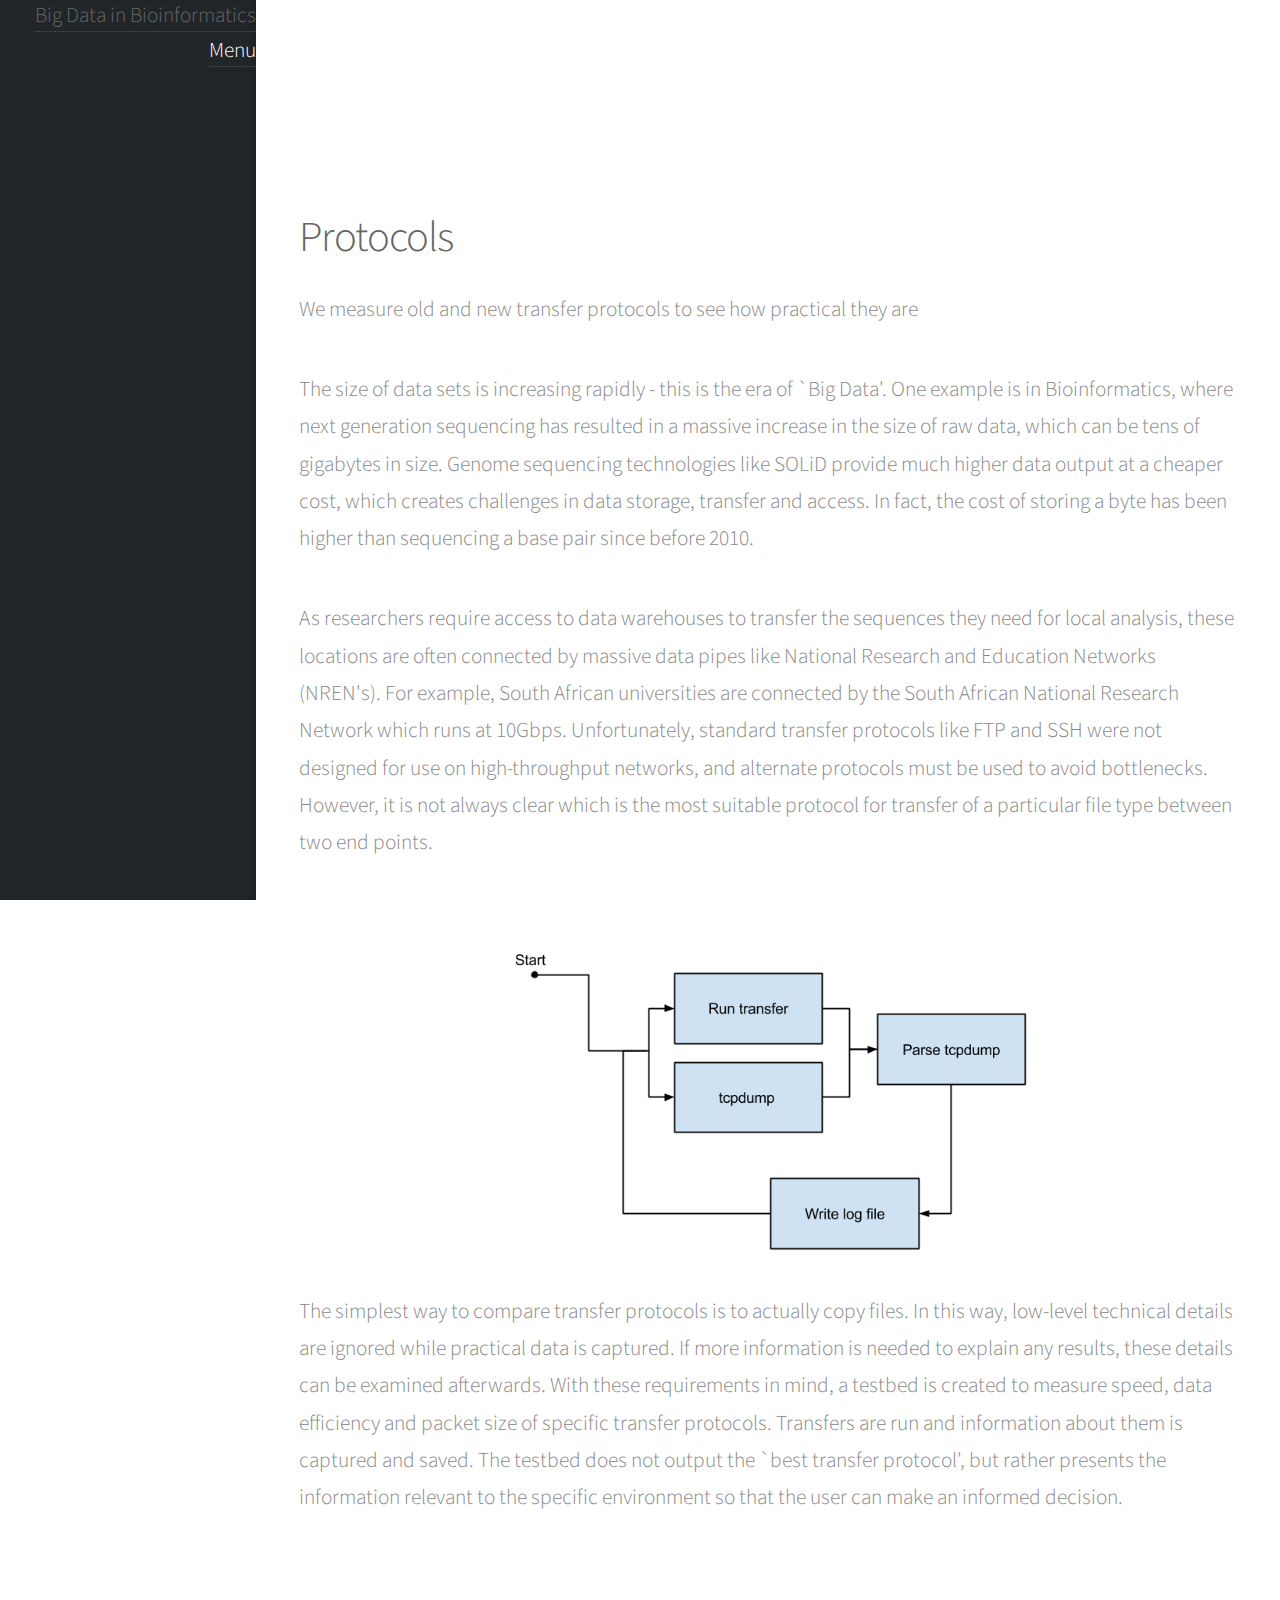
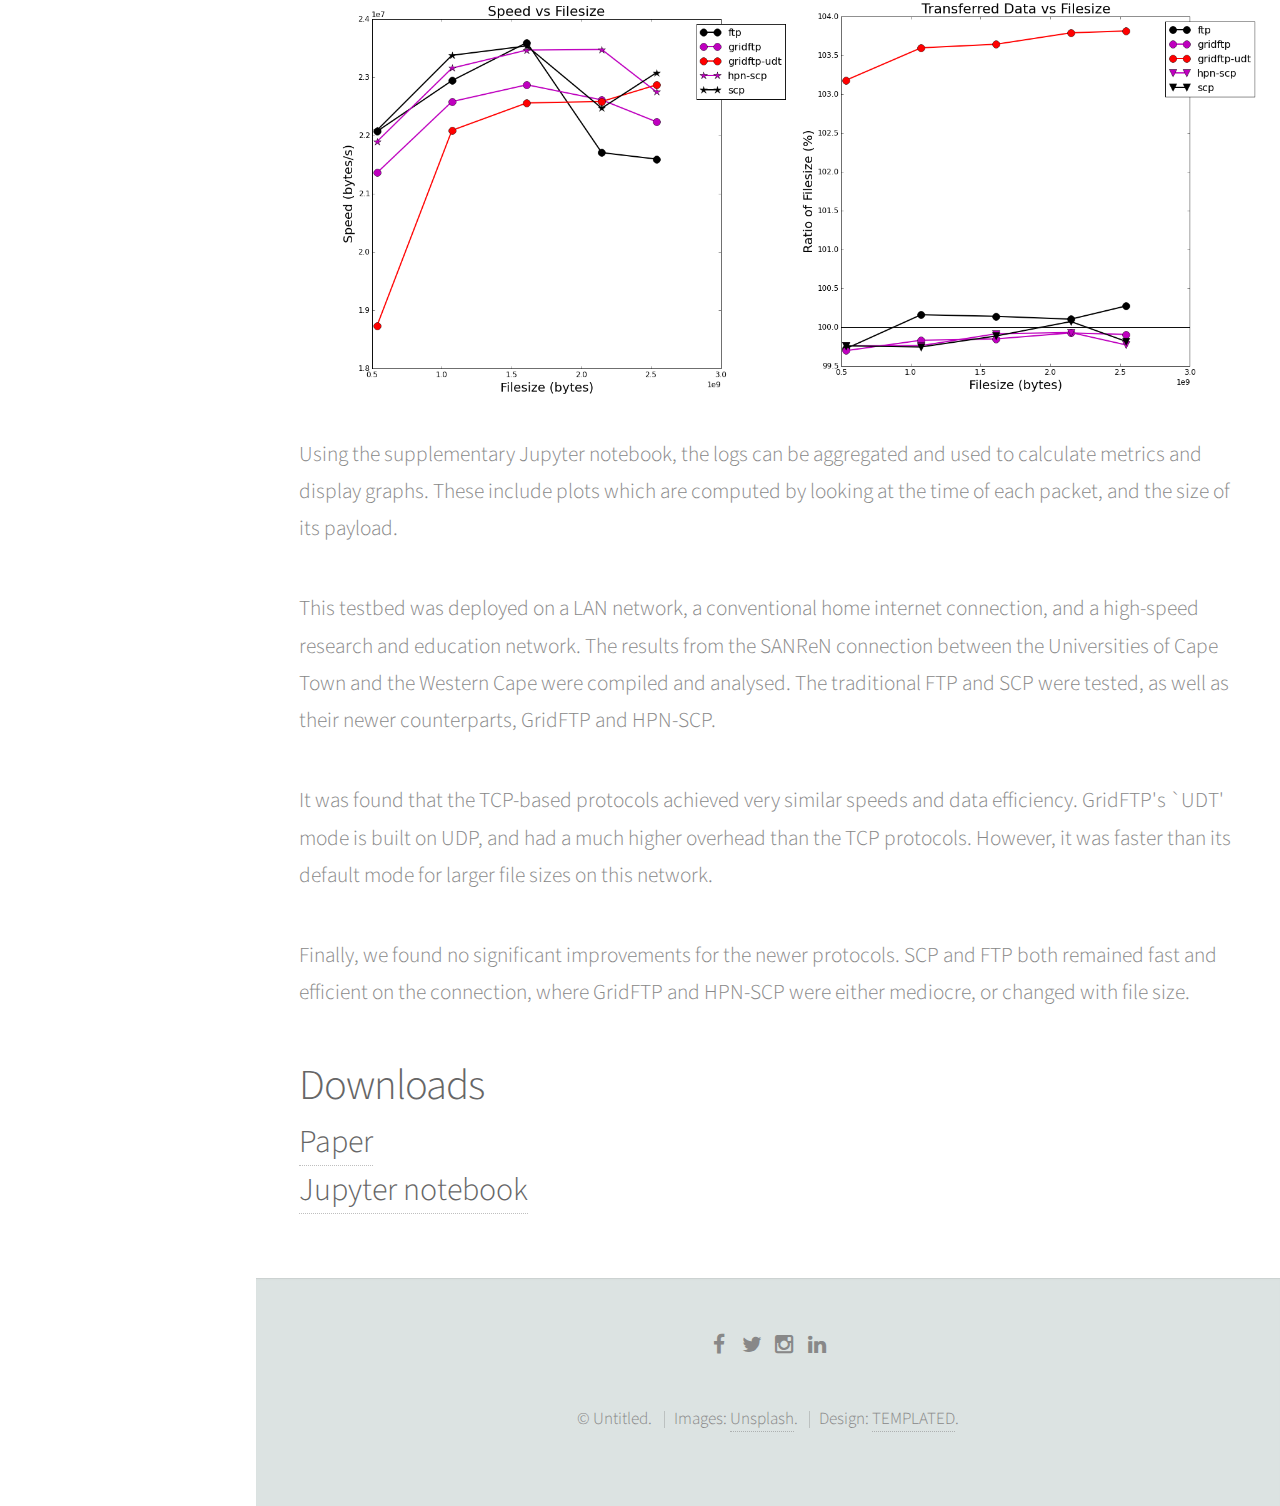
<file: website/protocols.html>
<!DOCTYPE HTML>
<!--
	Retrospect by TEMPLATED
	templated.co @templatedco
	Released for free under the Creative Commons Attribution 3.0 license (templated.co/license)
-->
<html>
	<head>
		<title>BigBInf - Protocols</title>
		<meta charset="utf-8" />
		<meta name="viewport" content="width=device-width, initial-scale=1" />
		<!--[if lte IE 8]><script src="assets/js/ie/html5shiv.js"></script><![endif]-->
		<link rel="stylesheet" href="assets/css/main.css" />
		<link rel="stylesheet" href="assets/css/protocols.css" />
		<!--[if lte IE 8]><link rel="stylesheet" href="assets/css/ie8.css" /><![endif]-->
		<!--[if lte IE 9]><link rel="stylesheet" href="assets/css/ie9.css" /><![endif]-->
	</head>
	<body>

		<!-- Header -->
			<header id="header">
				<h1><a href="index.html">Big Data in Bioinformatics</a></h1>
				<a href="#nav">Menu</a>
			</header>

		<!-- Nav -->
			<nav id="nav">
				<ul class="links">
					<li><a href="index.html">Home</a></li>
					<li><a href="protocols.html">Protocols</a></li>
					<li><a href="cloud.html">Micro-cloud</a></li>
				</ul>
			</nav>

		<!-- Main -->
			<section id="main" class="wrapper">
				<div class="container">

					<header class="major special">
						<h2>Protocols</h2>
						<p>We measure old and new transfer protocols to see how practical they are</p>
					</header>

                    <p>
                    The size of data sets is increasing rapidly - this is the era of `Big Data'. One example is in Bioinformatics, where next generation sequencing has resulted in a massive increase in the size of raw data, which can be tens of gigabytes in size. Genome sequencing technologies like SOLiD provide much higher data output at a cheaper cost, which creates challenges in data storage, transfer and access. In fact, the cost of storing a byte has been higher than sequencing a base pair since before 2010.
                    </p>
                    <p>
                    As researchers require access to data warehouses to transfer the sequences they need for local analysis, these locations are often connected by massive data pipes like National Research and Education Networks (NREN's). For example, South African universities are connected by the South African National Research Network which runs at 10Gbps. Unfortunately, standard transfer protocols like FTP and SSH were not designed for use on high-throughput networks, and alternate protocols must be used to avoid bottlenecks. However, it is not always clear which is the most suitable protocol for transfer of a particular file type between two end points.
                    </p>

                    <img class="image-center" src="images/loop.png" alt="" width=600/>

                    <p>
                    The simplest way to compare transfer protocols is to actually copy files. In this way, low-level technical details are ignored while practical data is captured. If more information is needed to explain any results, these details can be examined afterwards. With these requirements in mind, a testbed is created to measure speed, data efficiency and packet size of specific transfer protocols. Transfers are run and information about them is captured and saved. The testbed does not output the `best transfer protocol', but rather presents the information relevant to the specific environment so that the user can make an informed decision.
                    </p>

                    <img class="image-center" src="images/speed-data.png" alt="" width=1000/>

                    <p>
                    Using the supplementary Jupyter notebook, the logs can be aggregated and used to calculate metrics and display graphs. These include plots which are computed by looking at the time of each packet, and the size of its payload.
                    </p>


                    <p>
                    This testbed was deployed on a LAN network, a conventional home internet connection, and a high-speed research and education network. The results from the SANReN connection between the Universities of Cape Town and the Western Cape were compiled and analysed. The traditional FTP and SCP were tested, as well as their newer counterparts, GridFTP and HPN-SCP.
                    </p>

                    <p>
                    It was found that the TCP-based protocols achieved very similar speeds and data efficiency. GridFTP's `UDT' mode is built on UDP, and had a much higher overhead than the TCP protocols. However, it was faster than its default mode for larger file sizes on this network.
                    </p>

                    <p>
                    Finally, we found no significant improvements for the newer protocols. SCP and FTP both remained fast and efficient on the connection, where GridFTP and HPN-SCP were either mediocre, or changed with file size.
                    </p>

                    <div class="align-center">
                        <h2>Downloads</h2>
                        <h3>
                        <a href="downloads/protocols.pdf">Paper</a>
                        </h3>
                        <h3>
                        <a href="jupyter.html">Jupyter notebook</a>
                        </h3>
                    </div>

				</div>
			</section>

		<!-- Footer -->
			<footer id="footer">
				<div class="inner">
					<ul class="icons">
						<li><a href="#" class="icon fa-facebook">
							<span class="label">Facebook</span>
						</a></li>
						<li><a href="#" class="icon fa-twitter">
							<span class="label">Twitter</span>
						</a></li>
						<li><a href="#" class="icon fa-instagram">
							<span class="label">Instagram</span>
						</a></li>
						<li><a href="#" class="icon fa-linkedin">
							<span class="label">LinkedIn</span>
						</a></li>
					</ul>
					<ul class="copyright">
						<li>&copy; Untitled.</li>
						<li>Images: <a href="http://unsplash.com">Unsplash</a>.</li>
						<li>Design: <a href="http://templated.co">TEMPLATED</a>.</li>
					</ul>
				</div>
			</footer>

		<!-- Scripts -->
			<script src="assets/js/jquery.min.js"></script>
			<script src="assets/js/skel.min.js"></script>
			<script src="assets/js/util.js"></script>
			<!--[if lte IE 8]><script src="assets/js/ie/respond.min.js"></script><![endif]-->
			<script src="assets/js/main.js"></script>

	</body>
</html>
</file>
<file: assets/css/ie9.css>
/*
	Retrospect by TEMPLATED
	templated.co @templatedco
	Released for free under the Creative Commons Attribution 3.0 license (templated.co/license)
*/

/* Feature */

	.feature .image {
		width: 48%;
		float: left;
	}

	.feature .content {
		width: 52%;
		float: left;
	}

	.feature:after {
		content: '';
		display: block;
		clear: both;
	}
</file>
<file: website/assets/css/custom.css>
.half-width {
	width: 66%;
}

header h2 {
	font-weight: 400;
}

header p {
	font-weight: 300;
}

.glow {
	text-shadow: 0px 0px 10px black;
}

/* nav bar icons */
#nav ul li a.active span:before {
	color: #DA4F16;
}
</file>
<file: website/assets/css/ie8.css>
/*
	Prologue by HTML5 UP
	html5up.net | @n33co
	Free for personal and commercial use under the CCA 3.0 license (html5up.net/license)
*/

/* Section/Article */

	section > .last-child, section.last-child, article > .last-child, article.last-child {
		margin-bottom: 0;
	}

/* Form */

	form input[type="text"],
	form input[type="email"],
	form input[type="password"],
	form select,
	form textarea {
		-ms-behavior: url("assets/js/ie/PIE.htc");
	}

/* Button */

	input[type="button"],
	input[type="submit"],
	input[type="reset"],
	button,
	.button {
		-ms-behavior: url("assets/js/ie/PIE.htc");
	}

/* Header */

	#nav ul li a {
		color: #888;
	}

		#nav ul li a.active {
			background: #1C2022;
		}

	#headerToggle .toggle {
		background-color: #888;
	}

/* Main */

	#main > section.cover {
		background-position: auto;
		-ms-behavior: url("assets/js/ie/backgroundsize.min.htc");
	}
</file>
<file: website/assets/css/ie9.css>
/*
	Prologue by HTML5 UP
	html5up.net | @n33co
	Free for personal and commercial use under the CCA 3.0 license (html5up.net/license)
*/

/* Button */

	input[type="button"],
	input[type="submit"],
	input[type="reset"],
	button,
	.button {
		background-image: url("images/ie/grad0-15.svg");
	}
</file>
<file: assets/css/cloud.css>
.kubernetes-background {
	background-color: rgb(50, 109, 230);
	padding: 1em;

}

.cloud-external-links a{
	margin: 2em 2em 2em 2em;
	color: #fff;
}
</file>
<file: assets/css/protocols.css>
.image-center {
    display: block;
    margin: 0 auto;
    padding: 40px;
}
</file>
<file: website/cloud.css>
.kubernetes-background {
	background-color: rgb(50, 109, 230);
	padding: 1em;

}

.cloud-external-links a{
	margin: 2em 2em 2em 2em;
	color: #fff;
}
</file>
<file: website/assets/css/protocols.css>
.image-center {
    display: block;
    margin: 0 auto;
    padding: 40px;
}
</file>
<file: assets/css/main.css>
@charset "UTF-8";
@import url(font-awesome.min.css);
@import url("https://fonts.googleapis.com/css?family=Raleway:400,500,700");

/*
	Retrospect by TEMPLATED
	templated.co @templatedco
	Released for free under the Creative Commons Attribution 3.0 license (templated.co/license)
*/

/* Reset */

	html, body, div, span, applet, object, iframe, h1, h2, h3, h4, h5, h6, p, blockquote, pre, a, abbr, acronym, address, big, cite, code, del, dfn, em, img, ins, kbd, q, s, samp, small, strike, strong, sub, sup, tt, var, b, u, i, center, dl, dt, dd, ol, ul, li, fieldset, form, label, legend, table, caption, tbody, tfoot, thead, tr, th, td, article, aside, canvas, details, embed, figure, figcaption, footer, header, hgroup, menu, nav, output, ruby, section, summary, time, mark, audio, video {
		margin: 0;
		padding: 0;
		border: 0;
		font-size: 100%;
		font: inherit;
		vertical-align: baseline;
	}

	article, aside, details, figcaption, figure, footer, header, hgroup, menu, nav, section {
		display: block;
	}

	body {
		line-height: 1;
	}

	ol, ul {
		list-style: none;
	}

	blockquote, q {
		quotes: none;
	}

	blockquote:before, blockquote:after, q:before, q:after {
		content: '';
		content: none;
	}

	table {
		border-collapse: collapse;
		border-spacing: 0;
	}

	body {
		-webkit-text-size-adjust: none;
	}

/* Box Model */

	*, *:before, *:after {
		-moz-box-sizing: border-box;
		-webkit-box-sizing: border-box;
		box-sizing: border-box;
	}

/* Containers */

	.container {
		margin-left: auto;
		margin-right: auto;
	}

	.container.\31 25\25 {
		width: 100%;
		max-width: 100em;
		min-width: 80em;
	}

	.container.\37 5\25 {
		width: 60em;
	}

	.container.\35 0\25 {
		width: 40em;
	}

	.container.\32 5\25 {
		width: 20em;
	}

	.container {
		width: 80em;
	}

	@media screen and (max-width: 1680px) {

		.container.\31 25\25 {
			width: 100%;
			max-width: 100em;
			min-width: 80em;
		}

		.container.\37 5\25 {
			width: 60em;
		}

		.container.\35 0\25 {
			width: 40em;
		}

		.container.\32 5\25 {
			width: 20em;
		}

		.container {
			width: 80em;
		}

	}

	@media screen and (max-width: 1280px) {

		.container.\31 25\25 {
			width: 100%;
			max-width: 81.25em;
			min-width: 65em;
		}

		.container.\37 5\25 {
			width: 48.75em;
		}

		.container.\35 0\25 {
			width: 32.5em;
		}

		.container.\32 5\25 {
			width: 16.25em;
		}

		.container {
			width: 65em;
		}

	}

	@media screen and (max-width: 980px) {

		.container.\31 25\25 {
			width: 100%;
			max-width: 112.5%;
			min-width: 90%;
		}

		.container.\37 5\25 {
			width: 67.5%;
		}

		.container.\35 0\25 {
			width: 45%;
		}

		.container.\32 5\25 {
			width: 22.5%;
		}

		.container {
			width: 90% !important;
		}

	}

	@media screen and (max-width: 736px) {

		.container.\31 25\25 {
			width: 100%;
			max-width: 112.5%;
			min-width: 90%;
		}

		.container.\37 5\25 {
			width: 67.5%;
		}

		.container.\35 0\25 {
			width: 45%;
		}

		.container.\32 5\25 {
			width: 22.5%;
		}

		.container {
			width: 90% !important;
		}

	}

	@media screen and (max-width: 480px) {

		.container.\31 25\25 {
			width: 100%;
			max-width: 112.5%;
			min-width: 90%;
		}

		.container.\37 5\25 {
			width: 67.5%;
		}

		.container.\35 0\25 {
			width: 45%;
		}

		.container.\32 5\25 {
			width: 22.5%;
		}

		.container {
			width: 90% !important;
		}

	}

/* Grid */

	.row {
		border-bottom: solid 1px transparent;
		-moz-box-sizing: border-box;
		-webkit-box-sizing: border-box;
		box-sizing: border-box;
	}

	.row > * {
		float: left;
		-moz-box-sizing: border-box;
		-webkit-box-sizing: border-box;
		box-sizing: border-box;
	}

	.row:after, .row:before {
		content: '';
		display: block;
		clear: both;
		height: 0;
	}

	.row.uniform > * > :first-child {
		margin-top: 0;
	}

	.row.uniform > * > :last-child {
		margin-bottom: 0;
	}

	.row.\30 \25 > * {
		padding: 0 0 0 0em;
	}

	.row.\30 \25 {
		margin: 0 0 -1px 0em;
	}

	.row.uniform.\30 \25 > * {
		padding: 0em 0 0 0em;
	}

	.row.uniform.\30 \25 {
		margin: 0em 0 -1px 0em;
	}

	.row > * {
		padding: 0 0 0 2em;
	}

	.row {
		margin: 0 0 -1px -2em;
	}

	.row.uniform > * {
		padding: 2em 0 0 2em;
	}

	.row.uniform {
		margin: -2em 0 -1px -2em;
	}

	.row.\32 00\25 > * {
		padding: 0 0 0 4em;
	}

	.row.\32 00\25 {
		margin: 0 0 -1px -4em;
	}

	.row.uniform.\32 00\25 > * {
		padding: 4em 0 0 4em;
	}

	.row.uniform.\32 00\25 {
		margin: -4em 0 -1px -4em;
	}

	.row.\31 50\25 > * {
		padding: 0 0 0 3em;
	}

	.row.\31 50\25 {
		margin: 0 0 -1px -3em;
	}

	.row.uniform.\31 50\25 > * {
		padding: 3em 0 0 3em;
	}

	.row.uniform.\31 50\25 {
		margin: -3em 0 -1px -3em;
	}

	.row.\35 0\25 > * {
		padding: 0 0 0 1em;
	}

	.row.\35 0\25 {
		margin: 0 0 -1px -1em;
	}

	.row.uniform.\35 0\25 > * {
		padding: 1em 0 0 1em;
	}

	.row.uniform.\35 0\25 {
		margin: -1em 0 -1px -1em;
	}

	.row.\32 5\25 > * {
		padding: 0 0 0 0.5em;
	}

	.row.\32 5\25 {
		margin: 0 0 -1px -0.5em;
	}

	.row.uniform.\32 5\25 > * {
		padding: 0.5em 0 0 0.5em;
	}

	.row.uniform.\32 5\25 {
		margin: -0.5em 0 -1px -0.5em;
	}

	.\31 2u, .\31 2u\24 {
		width: 100%;
		clear: none;
		margin-left: 0;
	}

	.\31 1u, .\31 1u\24 {
		width: 91.6666666667%;
		clear: none;
		margin-left: 0;
	}

	.\31 0u, .\31 0u\24 {
		width: 83.3333333333%;
		clear: none;
		margin-left: 0;
	}

	.\39 u, .\39 u\24 {
		width: 75%;
		clear: none;
		margin-left: 0;
	}

	.\38 u, .\38 u\24 {
		width: 66.6666666667%;
		clear: none;
		margin-left: 0;
	}

	.\37 u, .\37 u\24 {
		width: 58.3333333333%;
		clear: none;
		margin-left: 0;
	}

	.\36 u, .\36 u\24 {
		width: 50%;
		clear: none;
		margin-left: 0;
	}

	.\35 u, .\35 u\24 {
		width: 41.6666666667%;
		clear: none;
		margin-left: 0;
	}

	.\34 u, .\34 u\24 {
		width: 33.3333333333%;
		clear: none;
		margin-left: 0;
	}

	.\33 u, .\33 u\24 {
		width: 25%;
		clear: none;
		margin-left: 0;
	}

	.\32 u, .\32 u\24 {
		width: 16.6666666667%;
		clear: none;
		margin-left: 0;
	}

	.\31 u, .\31 u\24 {
		width: 8.3333333333%;
		clear: none;
		margin-left: 0;
	}

	.\31 2u\24 + *,
	.\31 1u\24 + *,
	.\31 0u\24 + *,
	.\39 u\24 + *,
	.\38 u\24 + *,
	.\37 u\24 + *,
	.\36 u\24 + *,
	.\35 u\24 + *,
	.\34 u\24 + *,
	.\33 u\24 + *,
	.\32 u\24 + *,
	.\31 u\24 + * {
		clear: left;
	}

	.\-11u {
		margin-left: 91.66667%;
	}

	.\-10u {
		margin-left: 83.33333%;
	}

	.\-9u {
		margin-left: 75%;
	}

	.\-8u {
		margin-left: 66.66667%;
	}

	.\-7u {
		margin-left: 58.33333%;
	}

	.\-6u {
		margin-left: 50%;
	}

	.\-5u {
		margin-left: 41.66667%;
	}

	.\-4u {
		margin-left: 33.33333%;
	}

	.\-3u {
		margin-left: 25%;
	}

	.\-2u {
		margin-left: 16.66667%;
	}

	.\-1u {
		margin-left: 8.33333%;
	}

	@media screen and (max-width: 1680px) {

		.row > * {
			padding: 0 0 0 2em;
		}

		.row {
			margin: 0 0 -1px -2em;
		}

		.row.uniform > * {
			padding: 2em 0 0 2em;
		}

		.row.uniform {
			margin: -2em 0 -1px -2em;
		}

		.row.\32 00\25 > * {
			padding: 0 0 0 4em;
		}

		.row.\32 00\25 {
			margin: 0 0 -1px -4em;
		}

		.row.uniform.\32 00\25 > * {
			padding: 4em 0 0 4em;
		}

		.row.uniform.\32 00\25 {
			margin: -4em 0 -1px -4em;
		}

		.row.\31 50\25 > * {
			padding: 0 0 0 3em;
		}

		.row.\31 50\25 {
			margin: 0 0 -1px -3em;
		}

		.row.uniform.\31 50\25 > * {
			padding: 3em 0 0 3em;
		}

		.row.uniform.\31 50\25 {
			margin: -3em 0 -1px -3em;
		}

		.row.\35 0\25 > * {
			padding: 0 0 0 1em;
		}

		.row.\35 0\25 {
			margin: 0 0 -1px -1em;
		}

		.row.uniform.\35 0\25 > * {
			padding: 1em 0 0 1em;
		}

		.row.uniform.\35 0\25 {
			margin: -1em 0 -1px -1em;
		}

		.row.\32 5\25 > * {
			padding: 0 0 0 0.5em;
		}

		.row.\32 5\25 {
			margin: 0 0 -1px -0.5em;
		}

		.row.uniform.\32 5\25 > * {
			padding: 0.5em 0 0 0.5em;
		}

		.row.uniform.\32 5\25 {
			margin: -0.5em 0 -1px -0.5em;
		}

		.\31 2u\28xlarge\29, .\31 2u\24\28xlarge\29 {
			width: 100%;
			clear: none;
			margin-left: 0;
		}

		.\31 1u\28xlarge\29, .\31 1u\24\28xlarge\29 {
			width: 91.6666666667%;
			clear: none;
			margin-left: 0;
		}

		.\31 0u\28xlarge\29, .\31 0u\24\28xlarge\29 {
			width: 83.3333333333%;
			clear: none;
			margin-left: 0;
		}

		.\39 u\28xlarge\29, .\39 u\24\28xlarge\29 {
			width: 75%;
			clear: none;
			margin-left: 0;
		}

		.\38 u\28xlarge\29, .\38 u\24\28xlarge\29 {
			width: 66.6666666667%;
			clear: none;
			margin-left: 0;
		}

		.\37 u\28xlarge\29, .\37 u\24\28xlarge\29 {
			width: 58.3333333333%;
			clear: none;
			margin-left: 0;
		}

		.\36 u\28xlarge\29, .\36 u\24\28xlarge\29 {
			width: 50%;
			clear: none;
			margin-left: 0;
		}

		.\35 u\28xlarge\29, .\35 u\24\28xlarge\29 {
			width: 41.6666666667%;
			clear: none;
			margin-left: 0;
		}

		.\34 u\28xlarge\29, .\34 u\24\28xlarge\29 {
			width: 33.3333333333%;
			clear: none;
			margin-left: 0;
		}

		.\33 u\28xlarge\29, .\33 u\24\28xlarge\29 {
			width: 25%;
			clear: none;
			margin-left: 0;
		}

		.\32 u\28xlarge\29, .\32 u\24\28xlarge\29 {
			width: 16.6666666667%;
			clear: none;
			margin-left: 0;
		}

		.\31 u\28xlarge\29, .\31 u\24\28xlarge\29 {
			width: 8.3333333333%;
			clear: none;
			margin-left: 0;
		}

		.\31 2u\24\28xlarge\29 + *,
		.\31 1u\24\28xlarge\29 + *,
		.\31 0u\24\28xlarge\29 + *,
		.\39 u\24\28xlarge\29 + *,
		.\38 u\24\28xlarge\29 + *,
		.\37 u\24\28xlarge\29 + *,
		.\36 u\24\28xlarge\29 + *,
		.\35 u\24\28xlarge\29 + *,
		.\34 u\24\28xlarge\29 + *,
		.\33 u\24\28xlarge\29 + *,
		.\32 u\24\28xlarge\29 + *,
		.\31 u\24\28xlarge\29 + * {
			clear: left;
		}

		.\-11u\28xlarge\29 {
			margin-left: 91.66667%;
		}

		.\-10u\28xlarge\29 {
			margin-left: 83.33333%;
		}

		.\-9u\28xlarge\29 {
			margin-left: 75%;
		}

		.\-8u\28xlarge\29 {
			margin-left: 66.66667%;
		}

		.\-7u\28xlarge\29 {
			margin-left: 58.33333%;
		}

		.\-6u\28xlarge\29 {
			margin-left: 50%;
		}

		.\-5u\28xlarge\29 {
			margin-left: 41.66667%;
		}

		.\-4u\28xlarge\29 {
			margin-left: 33.33333%;
		}

		.\-3u\28xlarge\29 {
			margin-left: 25%;
		}

		.\-2u\28xlarge\29 {
			margin-left: 16.66667%;
		}

		.\-1u\28xlarge\29 {
			margin-left: 8.33333%;
		}

	}

	@media screen and (max-width: 1280px) {

		.row > * {
			padding: 0 0 0 1.5em;
		}

		.row {
			margin: 0 0 -1px -1.5em;
		}

		.row.uniform > * {
			padding: 1.5em 0 0 1.5em;
		}

		.row.uniform {
			margin: -1.5em 0 -1px -1.5em;
		}

		.row.\32 00\25 > * {
			padding: 0 0 0 3em;
		}

		.row.\32 00\25 {
			margin: 0 0 -1px -3em;
		}

		.row.uniform.\32 00\25 > * {
			padding: 3em 0 0 3em;
		}

		.row.uniform.\32 00\25 {
			margin: -3em 0 -1px -3em;
		}

		.row.\31 50\25 > * {
			padding: 0 0 0 2.25em;
		}

		.row.\31 50\25 {
			margin: 0 0 -1px -2.25em;
		}

		.row.uniform.\31 50\25 > * {
			padding: 2.25em 0 0 2.25em;
		}

		.row.uniform.\31 50\25 {
			margin: -2.25em 0 -1px -2.25em;
		}

		.row.\35 0\25 > * {
			padding: 0 0 0 0.75em;
		}

		.row.\35 0\25 {
			margin: 0 0 -1px -0.75em;
		}

		.row.uniform.\35 0\25 > * {
			padding: 0.75em 0 0 0.75em;
		}

		.row.uniform.\35 0\25 {
			margin: -0.75em 0 -1px -0.75em;
		}

		.row.\32 5\25 > * {
			padding: 0 0 0 0.375em;
		}

		.row.\32 5\25 {
			margin: 0 0 -1px -0.375em;
		}

		.row.uniform.\32 5\25 > * {
			padding: 0.375em 0 0 0.375em;
		}

		.row.uniform.\32 5\25 {
			margin: -0.375em 0 -1px -0.375em;
		}

		.\31 2u\28large\29, .\31 2u\24\28large\29 {
			width: 100%;
			clear: none;
			margin-left: 0;
		}

		.\31 1u\28large\29, .\31 1u\24\28large\29 {
			width: 91.6666666667%;
			clear: none;
			margin-left: 0;
		}

		.\31 0u\28large\29, .\31 0u\24\28large\29 {
			width: 83.3333333333%;
			clear: none;
			margin-left: 0;
		}

		.\39 u\28large\29, .\39 u\24\28large\29 {
			width: 75%;
			clear: none;
			margin-left: 0;
		}

		.\38 u\28large\29, .\38 u\24\28large\29 {
			width: 66.6666666667%;
			clear: none;
			margin-left: 0;
		}

		.\37 u\28large\29, .\37 u\24\28large\29 {
			width: 58.3333333333%;
			clear: none;
			margin-left: 0;
		}

		.\36 u\28large\29, .\36 u\24\28large\29 {
			width: 50%;
			clear: none;
			margin-left: 0;
		}

		.\35 u\28large\29, .\35 u\24\28large\29 {
			width: 41.6666666667%;
			clear: none;
			margin-left: 0;
		}

		.\34 u\28large\29, .\34 u\24\28large\29 {
			width: 33.3333333333%;
			clear: none;
			margin-left: 0;
		}

		.\33 u\28large\29, .\33 u\24\28large\29 {
			width: 25%;
			clear: none;
			margin-left: 0;
		}

		.\32 u\28large\29, .\32 u\24\28large\29 {
			width: 16.6666666667%;
			clear: none;
			margin-left: 0;
		}

		.\31 u\28large\29, .\31 u\24\28large\29 {
			width: 8.3333333333%;
			clear: none;
			margin-left: 0;
		}

		.\31 2u\24\28large\29 + *,
		.\31 1u\24\28large\29 + *,
		.\31 0u\24\28large\29 + *,
		.\39 u\24\28large\29 + *,
		.\38 u\24\28large\29 + *,
		.\37 u\24\28large\29 + *,
		.\36 u\24\28large\29 + *,
		.\35 u\24\28large\29 + *,
		.\34 u\24\28large\29 + *,
		.\33 u\24\28large\29 + *,
		.\32 u\24\28large\29 + *,
		.\31 u\24\28large\29 + * {
			clear: left;
		}

		.\-11u\28large\29 {
			margin-left: 91.66667%;
		}

		.\-10u\28large\29 {
			margin-left: 83.33333%;
		}

		.\-9u\28large\29 {
			margin-left: 75%;
		}

		.\-8u\28large\29 {
			margin-left: 66.66667%;
		}

		.\-7u\28large\29 {
			margin-left: 58.33333%;
		}

		.\-6u\28large\29 {
			margin-left: 50%;
		}

		.\-5u\28large\29 {
			margin-left: 41.66667%;
		}

		.\-4u\28large\29 {
			margin-left: 33.33333%;
		}

		.\-3u\28large\29 {
			margin-left: 25%;
		}

		.\-2u\28large\29 {
			margin-left: 16.66667%;
		}

		.\-1u\28large\29 {
			margin-left: 8.33333%;
		}

	}

	@media screen and (max-width: 980px) {

		.row > * {
			padding: 0 0 0 1.5em;
		}

		.row {
			margin: 0 0 -1px -1.5em;
		}

		.row.uniform > * {
			padding: 1.5em 0 0 1.5em;
		}

		.row.uniform {
			margin: -1.5em 0 -1px -1.5em;
		}

		.row.\32 00\25 > * {
			padding: 0 0 0 3em;
		}

		.row.\32 00\25 {
			margin: 0 0 -1px -3em;
		}

		.row.uniform.\32 00\25 > * {
			padding: 3em 0 0 3em;
		}

		.row.uniform.\32 00\25 {
			margin: -3em 0 -1px -3em;
		}

		.row.\31 50\25 > * {
			padding: 0 0 0 2.25em;
		}

		.row.\31 50\25 {
			margin: 0 0 -1px -2.25em;
		}

		.row.uniform.\31 50\25 > * {
			padding: 2.25em 0 0 2.25em;
		}

		.row.uniform.\31 50\25 {
			margin: -2.25em 0 -1px -2.25em;
		}

		.row.\35 0\25 > * {
			padding: 0 0 0 0.75em;
		}

		.row.\35 0\25 {
			margin: 0 0 -1px -0.75em;
		}

		.row.uniform.\35 0\25 > * {
			padding: 0.75em 0 0 0.75em;
		}

		.row.uniform.\35 0\25 {
			margin: -0.75em 0 -1px -0.75em;
		}

		.row.\32 5\25 > * {
			padding: 0 0 0 0.375em;
		}

		.row.\32 5\25 {
			margin: 0 0 -1px -0.375em;
		}

		.row.uniform.\32 5\25 > * {
			padding: 0.375em 0 0 0.375em;
		}

		.row.uniform.\32 5\25 {
			margin: -0.375em 0 -1px -0.375em;
		}

		.\31 2u\28medium\29, .\31 2u\24\28medium\29 {
			width: 100%;
			clear: none;
			margin-left: 0;
		}

		.\31 1u\28medium\29, .\31 1u\24\28medium\29 {
			width: 91.6666666667%;
			clear: none;
			margin-left: 0;
		}

		.\31 0u\28medium\29, .\31 0u\24\28medium\29 {
			width: 83.3333333333%;
			clear: none;
			margin-left: 0;
		}

		.\39 u\28medium\29, .\39 u\24\28medium\29 {
			width: 75%;
			clear: none;
			margin-left: 0;
		}

		.\38 u\28medium\29, .\38 u\24\28medium\29 {
			width: 66.6666666667%;
			clear: none;
			margin-left: 0;
		}

		.\37 u\28medium\29, .\37 u\24\28medium\29 {
			width: 58.3333333333%;
			clear: none;
			margin-left: 0;
		}

		.\36 u\28medium\29, .\36 u\24\28medium\29 {
			width: 50%;
			clear: none;
			margin-left: 0;
		}

		.\35 u\28medium\29, .\35 u\24\28medium\29 {
			width: 41.6666666667%;
			clear: none;
			margin-left: 0;
		}

		.\34 u\28medium\29, .\34 u\24\28medium\29 {
			width: 33.3333333333%;
			clear: none;
			margin-left: 0;
		}

		.\33 u\28medium\29, .\33 u\24\28medium\29 {
			width: 25%;
			clear: none;
			margin-left: 0;
		}

		.\32 u\28medium\29, .\32 u\24\28medium\29 {
			width: 16.6666666667%;
			clear: none;
			margin-left: 0;
		}

		.\31 u\28medium\29, .\31 u\24\28medium\29 {
			width: 8.3333333333%;
			clear: none;
			margin-left: 0;
		}

		.\31 2u\24\28medium\29 + *,
		.\31 1u\24\28medium\29 + *,
		.\31 0u\24\28medium\29 + *,
		.\39 u\24\28medium\29 + *,
		.\38 u\24\28medium\29 + *,
		.\37 u\24\28medium\29 + *,
		.\36 u\24\28medium\29 + *,
		.\35 u\24\28medium\29 + *,
		.\34 u\24\28medium\29 + *,
		.\33 u\24\28medium\29 + *,
		.\32 u\24\28medium\29 + *,
		.\31 u\24\28medium\29 + * {
			clear: left;
		}

		.\-11u\28medium\29 {
			margin-left: 91.66667%;
		}

		.\-10u\28medium\29 {
			margin-left: 83.33333%;
		}

		.\-9u\28medium\29 {
			margin-left: 75%;
		}

		.\-8u\28medium\29 {
			margin-left: 66.66667%;
		}

		.\-7u\28medium\29 {
			margin-left: 58.33333%;
		}

		.\-6u\28medium\29 {
			margin-left: 50%;
		}

		.\-5u\28medium\29 {
			margin-left: 41.66667%;
		}

		.\-4u\28medium\29 {
			margin-left: 33.33333%;
		}

		.\-3u\28medium\29 {
			margin-left: 25%;
		}

		.\-2u\28medium\29 {
			margin-left: 16.66667%;
		}

		.\-1u\28medium\29 {
			margin-left: 8.33333%;
		}

	}

	@media screen and (max-width: 736px) {

		.row > * {
			padding: 0 0 0 1.25em;
		}

		.row {
			margin: 0 0 -1px -1.25em;
		}

		.row.uniform > * {
			padding: 1.25em 0 0 1.25em;
		}

		.row.uniform {
			margin: -1.25em 0 -1px -1.25em;
		}

		.row.\32 00\25 > * {
			padding: 0 0 0 2.5em;
		}

		.row.\32 00\25 {
			margin: 0 0 -1px -2.5em;
		}

		.row.uniform.\32 00\25 > * {
			padding: 2.5em 0 0 2.5em;
		}

		.row.uniform.\32 00\25 {
			margin: -2.5em 0 -1px -2.5em;
		}

		.row.\31 50\25 > * {
			padding: 0 0 0 1.875em;
		}

		.row.\31 50\25 {
			margin: 0 0 -1px -1.875em;
		}

		.row.uniform.\31 50\25 > * {
			padding: 1.875em 0 0 1.875em;
		}

		.row.uniform.\31 50\25 {
			margin: -1.875em 0 -1px -1.875em;
		}

		.row.\35 0\25 > * {
			padding: 0 0 0 0.625em;
		}

		.row.\35 0\25 {
			margin: 0 0 -1px -0.625em;
		}

		.row.uniform.\35 0\25 > * {
			padding: 0.625em 0 0 0.625em;
		}

		.row.uniform.\35 0\25 {
			margin: -0.625em 0 -1px -0.625em;
		}

		.row.\32 5\25 > * {
			padding: 0 0 0 0.3125em;
		}

		.row.\32 5\25 {
			margin: 0 0 -1px -0.3125em;
		}

		.row.uniform.\32 5\25 > * {
			padding: 0.3125em 0 0 0.3125em;
		}

		.row.uniform.\32 5\25 {
			margin: -0.3125em 0 -1px -0.3125em;
		}

		.\31 2u\28small\29, .\31 2u\24\28small\29 {
			width: 100%;
			clear: none;
			margin-left: 0;
		}

		.\31 1u\28small\29, .\31 1u\24\28small\29 {
			width: 91.6666666667%;
			clear: none;
			margin-left: 0;
		}

		.\31 0u\28small\29, .\31 0u\24\28small\29 {
			width: 83.3333333333%;
			clear: none;
			margin-left: 0;
		}

		.\39 u\28small\29, .\39 u\24\28small\29 {
			width: 75%;
			clear: none;
			margin-left: 0;
		}

		.\38 u\28small\29, .\38 u\24\28small\29 {
			width: 66.6666666667%;
			clear: none;
			margin-left: 0;
		}

		.\37 u\28small\29, .\37 u\24\28small\29 {
			width: 58.3333333333%;
			clear: none;
			margin-left: 0;
		}

		.\36 u\28small\29, .\36 u\24\28small\29 {
			width: 50%;
			clear: none;
			margin-left: 0;
		}

		.\35 u\28small\29, .\35 u\24\28small\29 {
			width: 41.6666666667%;
			clear: none;
			margin-left: 0;
		}

		.\34 u\28small\29, .\34 u\24\28small\29 {
			width: 33.3333333333%;
			clear: none;
			margin-left: 0;
		}

		.\33 u\28small\29, .\33 u\24\28small\29 {
			width: 25%;
			clear: none;
			margin-left: 0;
		}

		.\32 u\28small\29, .\32 u\24\28small\29 {
			width: 16.6666666667%;
			clear: none;
			margin-left: 0;
		}

		.\31 u\28small\29, .\31 u\24\28small\29 {
			width: 8.3333333333%;
			clear: none;
			margin-left: 0;
		}

		.\31 2u\24\28small\29 + *,
		.\31 1u\24\28small\29 + *,
		.\31 0u\24\28small\29 + *,
		.\39 u\24\28small\29 + *,
		.\38 u\24\28small\29 + *,
		.\37 u\24\28small\29 + *,
		.\36 u\24\28small\29 + *,
		.\35 u\24\28small\29 + *,
		.\34 u\24\28small\29 + *,
		.\33 u\24\28small\29 + *,
		.\32 u\24\28small\29 + *,
		.\31 u\24\28small\29 + * {
			clear: left;
		}

		.\-11u\28small\29 {
			margin-left: 91.66667%;
		}

		.\-10u\28small\29 {
			margin-left: 83.33333%;
		}

		.\-9u\28small\29 {
			margin-left: 75%;
		}

		.\-8u\28small\29 {
			margin-left: 66.66667%;
		}

		.\-7u\28small\29 {
			margin-left: 58.33333%;
		}

		.\-6u\28small\29 {
			margin-left: 50%;
		}

		.\-5u\28small\29 {
			margin-left: 41.66667%;
		}

		.\-4u\28small\29 {
			margin-left: 33.33333%;
		}

		.\-3u\28small\29 {
			margin-left: 25%;
		}

		.\-2u\28small\29 {
			margin-left: 16.66667%;
		}

		.\-1u\28small\29 {
			margin-left: 8.33333%;
		}

	}

	@media screen and (max-width: 480px) {

		.row > * {
			padding: 0 0 0 1.25em;
		}

		.row {
			margin: 0 0 -1px -1.25em;
		}

		.row.uniform > * {
			padding: 1.25em 0 0 1.25em;
		}

		.row.uniform {
			margin: -1.25em 0 -1px -1.25em;
		}

		.row.\32 00\25 > * {
			padding: 0 0 0 2.5em;
		}

		.row.\32 00\25 {
			margin: 0 0 -1px -2.5em;
		}

		.row.uniform.\32 00\25 > * {
			padding: 2.5em 0 0 2.5em;
		}

		.row.uniform.\32 00\25 {
			margin: -2.5em 0 -1px -2.5em;
		}

		.row.\31 50\25 > * {
			padding: 0 0 0 1.875em;
		}

		.row.\31 50\25 {
			margin: 0 0 -1px -1.875em;
		}

		.row.uniform.\31 50\25 > * {
			padding: 1.875em 0 0 1.875em;
		}

		.row.uniform.\31 50\25 {
			margin: -1.875em 0 -1px -1.875em;
		}

		.row.\35 0\25 > * {
			padding: 0 0 0 0.625em;
		}

		.row.\35 0\25 {
			margin: 0 0 -1px -0.625em;
		}

		.row.uniform.\35 0\25 > * {
			padding: 0.625em 0 0 0.625em;
		}

		.row.uniform.\35 0\25 {
			margin: -0.625em 0 -1px -0.625em;
		}

		.row.\32 5\25 > * {
			padding: 0 0 0 0.3125em;
		}

		.row.\32 5\25 {
			margin: 0 0 -1px -0.3125em;
		}

		.row.uniform.\32 5\25 > * {
			padding: 0.3125em 0 0 0.3125em;
		}

		.row.uniform.\32 5\25 {
			margin: -0.3125em 0 -1px -0.3125em;
		}

		.\31 2u\28xsmall\29, .\31 2u\24\28xsmall\29 {
			width: 100%;
			clear: none;
			margin-left: 0;
		}

		.\31 1u\28xsmall\29, .\31 1u\24\28xsmall\29 {
			width: 91.6666666667%;
			clear: none;
			margin-left: 0;
		}

		.\31 0u\28xsmall\29, .\31 0u\24\28xsmall\29 {
			width: 83.3333333333%;
			clear: none;
			margin-left: 0;
		}

		.\39 u\28xsmall\29, .\39 u\24\28xsmall\29 {
			width: 75%;
			clear: none;
			margin-left: 0;
		}

		.\38 u\28xsmall\29, .\38 u\24\28xsmall\29 {
			width: 66.6666666667%;
			clear: none;
			margin-left: 0;
		}

		.\37 u\28xsmall\29, .\37 u\24\28xsmall\29 {
			width: 58.3333333333%;
			clear: none;
			margin-left: 0;
		}

		.\36 u\28xsmall\29, .\36 u\24\28xsmall\29 {
			width: 50%;
			clear: none;
			margin-left: 0;
		}

		.\35 u\28xsmall\29, .\35 u\24\28xsmall\29 {
			width: 41.6666666667%;
			clear: none;
			margin-left: 0;
		}

		.\34 u\28xsmall\29, .\34 u\24\28xsmall\29 {
			width: 33.3333333333%;
			clear: none;
			margin-left: 0;
		}

		.\33 u\28xsmall\29, .\33 u\24\28xsmall\29 {
			width: 25%;
			clear: none;
			margin-left: 0;
		}

		.\32 u\28xsmall\29, .\32 u\24\28xsmall\29 {
			width: 16.6666666667%;
			clear: none;
			margin-left: 0;
		}

		.\31 u\28xsmall\29, .\31 u\24\28xsmall\29 {
			width: 8.3333333333%;
			clear: none;
			margin-left: 0;
		}

		.\31 2u\24\28xsmall\29 + *,
		.\31 1u\24\28xsmall\29 + *,
		.\31 0u\24\28xsmall\29 + *,
		.\39 u\24\28xsmall\29 + *,
		.\38 u\24\28xsmall\29 + *,
		.\37 u\24\28xsmall\29 + *,
		.\36 u\24\28xsmall\29 + *,
		.\35 u\24\28xsmall\29 + *,
		.\34 u\24\28xsmall\29 + *,
		.\33 u\24\28xsmall\29 + *,
		.\32 u\24\28xsmall\29 + *,
		.\31 u\24\28xsmall\29 + * {
			clear: left;
		}

		.\-11u\28xsmall\29 {
			margin-left: 91.66667%;
		}

		.\-10u\28xsmall\29 {
			margin-left: 83.33333%;
		}

		.\-9u\28xsmall\29 {
			margin-left: 75%;
		}

		.\-8u\28xsmall\29 {
			margin-left: 66.66667%;
		}

		.\-7u\28xsmall\29 {
			margin-left: 58.33333%;
		}

		.\-6u\28xsmall\29 {
			margin-left: 50%;
		}

		.\-5u\28xsmall\29 {
			margin-left: 41.66667%;
		}

		.\-4u\28xsmall\29 {
			margin-left: 33.33333%;
		}

		.\-3u\28xsmall\29 {
			margin-left: 25%;
		}

		.\-2u\28xsmall\29 {
			margin-left: 16.66667%;
		}

		.\-1u\28xsmall\29 {
			margin-left: 8.33333%;
		}

	}

/* Basic */

	@-ms-viewport {
		width: device-width;
	}

	body {
		-ms-overflow-style: scrollbar;
	}

	@media screen and (max-width: 480px) {

		html, body {
			min-width: 320px;
		}

	}

	body {
		background: #fff;
	}

		body.is-loading *, body.is-loading *:before, body.is-loading *:after {
			-moz-animation: none !important;
			-webkit-animation: none !important;
			-ms-animation: none !important;
			animation: none !important;
			-moz-transition: none !important;
			-webkit-transition: none !important;
			-ms-transition: none !important;
			transition: none !important;
		}

/* Type */

	body {
		background-color: #fff;
		color: #777;
	}

	body, input, select, textarea {
		font-family: "Raleway", Helvetica, sans-serif;
		font-size: 13pt;
		font-weight: 400;
		line-height: 2em;
	}

		@media screen and (max-width: 1680px) {

			body, input, select, textarea {
				font-size: 11pt;
			}

		}

		@media screen and (max-width: 1280px) {

			body, input, select, textarea {
				font-size: 11pt;
			}

		}

		@media screen and (max-width: 980px) {

			body, input, select, textarea {
				font-size: 12pt;
			}

		}

		@media screen and (max-width: 736px) {

			body, input, select, textarea {
				font-size: 12pt;
			}

		}

		@media screen and (max-width: 480px) {

			body, input, select, textarea {
				font-size: 12pt;
			}

		}

	a {
		text-decoration: underline;
	}

		a:hover {
			text-decoration: none;
		}

	strong, b {
		font-weight: 700;
	}

	em, i {
		font-style: italic;
	}

	p {
		margin: 0 0 2em 0;
	}

	h1, h2, h3, h4, h5, h6 {
		font-weight: 700;
		line-height: 1em;
		margin: 0 0 1em 0;
		text-transform: uppercase;
	}

		h1 a, h2 a, h3 a, h4 a, h5 a, h6 a {
			text-decoration: none;
		}

	h2 {
		font-size: 1.5em;
		line-height: 1.5em;
	}

	h3 {
		font-size: 1.3em;
		line-height: 1.5em;
	}

	h4 {
		font-size: 1.1em;
		line-height: 1.5em;
	}

	h5 {
		font-size: 0.9em;
		line-height: 1.5em;
	}

	h6 {
		font-size: 0.7em;
		line-height: 1.5em;
	}

	sub {
		font-size: 0.8em;
		position: relative;
		top: 0.5em;
	}

	sup {
		font-size: 0.8em;
		position: relative;
		top: -0.5em;
	}

	blockquote {
		border-left-style: solid;
		border-left-width: 4px;
		font-style: italic;
		margin: 0 0 2em 0;
		padding: 0.5em 0 0.5em 2em;
	}

	code {
		border-radius: 4px;
		border-style: solid;
		border-width: 1px;
		font-family: "Courier New", monospace;
		font-size: 0.9em;
		margin: 0 0.25em;
		padding: 0.25em 0.65em;
	}

	pre {
		-webkit-overflow-scrolling: touch;
		font-family: "Courier New", monospace;
		font-size: 0.9em;
		margin: 0 0 2em 0;
	}

		pre code {
			display: block;
			line-height: 1.75em;
			padding: 1em 1.5em;
			overflow-x: auto;
		}

	hr {
		border: 0;
		border-bottom-style: solid;
		border-bottom-width: 1px;
		margin: 2em 0;
	}

		hr.major {
			margin: 3em 0;
		}

	.align-left {
		text-align: left;
	}

	.align-center {
		text-align: center;
	}

	.align-right {
		text-align: right;
	}

	input, select, textarea {
		color: #25383B;
	}

	a {
		color: #51BAA4;
	}

	strong, b {
		color: #25383B;
	}

	h1, h2, h3, h4, h5, h6 {
		color: #25383B;
	}

	blockquote {
		border-left-color: rgba(144, 144, 144, 0.25);
	}

	code {
		background: rgba(144, 144, 144, 0.075);
		border-color: rgba(144, 144, 144, 0.25);
	}

	hr {
		border-bottom-color: rgba(144, 144, 144, 0.25);
	}

/* Section/Article */

	section.special, article.special, header.special {
		text-align: center;
	}

	header p {
		margin: 0 0 1.5em 0;
		position: relative;
		text-transform: uppercase;
	}

	header h2 + p {
		font-size: 1.25em;
		margin-top: -1em;
		line-height: 1.85em;
	}

	header h3 + p {
		font-size: 1.1em;
		margin-top: -0.8em;
		line-height: 1.5em;
	}

	header h4 + p,
	header h5 + p,
	header h6 + p {
		font-size: 0.9em;
		margin-top: -0.6em;
		line-height: 1.5em;
	}

	header.major {
		margin-bottom: 4em;
	}

		header.major h2 {
			font-size: 2.5em;
		}

	header.narrow {
		max-width: 60%;
		margin-left: auto;
		margin-right: auto;
	}

	@media screen and (max-width: 1280px) {

		header.narrow {
			max-width: 75%;
		}

	}

	@media screen and (max-width: 980px) {

		header.narrow {
			max-width: 100%;
		}

		header.major {
			margin-bottom: 2em;
		}

			header.major h2 {
				font-size: 2em;
			}

	}

	@media screen and (max-width: 736px) {

		header.major h2 {
			font-size: 1.5em;
		}

		header.major p {
			font-size: 1em;
		}

	}

	header p {
		color: #25383B;
	}

/* Form */

	form {
		margin: 0 0 2em 0;
	}

		form ul.actions {
			margin-top: 4em;
		}

		@media screen and (max-width: 736px) {

			form ul.actions {
				margin-top: 2em;
			}

		}

	label {
		display: block;
		font-size: 0.9em;
		font-weight: 700;
		margin: 0 0 1em 0;
	}

	input[type="text"],
	input[type="password"],
	input[type="email"],
	select,
	textarea {
		-moz-appearance: none;
		-webkit-appearance: none;
		-ms-appearance: none;
		appearance: none;
		border-radius: 4px;
		border-style: solid;
		border-width: 1px;
		display: block;
		outline: 0;
		padding: 0 1em;
		text-decoration: none;
		width: 100%;
	}

		input[type="text"]:invalid,
		input[type="password"]:invalid,
		input[type="email"]:invalid,
		select:invalid,
		textarea:invalid {
			box-shadow: none;
		}

	.select-wrapper {
		text-decoration: none;
		display: block;
		position: relative;
	}

		.select-wrapper:before {
			content: "";
			-moz-osx-font-smoothing: grayscale;
			-webkit-font-smoothing: antialiased;
			font-family: FontAwesome;
			font-style: normal;
			font-weight: normal;
			text-transform: none !important;
		}

		.select-wrapper:before {
			display: block;
			height: 3.5em;
			line-height: 3.5em;
			pointer-events: none;
			position: absolute;
			right: 0;
			text-align: center;
			top: 0;
			width: 3.5em;
		}

		.select-wrapper select::-ms-expand {
			display: none;
		}

	input[type="text"],
	input[type="password"],
	input[type="email"],
	select {
		height: 3.5em;
	}

	textarea {
		padding: 0.75em 1em;
	}

	input[type="checkbox"],
	input[type="radio"] {
		-moz-appearance: none;
		-webkit-appearance: none;
		-ms-appearance: none;
		appearance: none;
		display: block;
		float: left;
		margin-right: -2em;
		opacity: 0;
		width: 1em;
		z-index: -1;
	}

		input[type="checkbox"] + label,
		input[type="radio"] + label {
			text-decoration: none;
			cursor: pointer;
			display: inline-block;
			font-size: 1em;
			font-weight: 400;
			padding-left: 2.85em;
			padding-right: 0.75em;
			position: relative;
		}

			input[type="checkbox"] + label:before,
			input[type="radio"] + label:before {
				-moz-osx-font-smoothing: grayscale;
				-webkit-font-smoothing: antialiased;
				font-family: FontAwesome;
				font-style: normal;
				font-weight: normal;
				text-transform: none !important;
			}

			input[type="checkbox"] + label:before,
			input[type="radio"] + label:before {
				border-radius: 4px;
				border-style: solid;
				border-width: 1px;
				content: '';
				display: inline-block;
				height: 2.1em;
				left: 0;
				line-height: 2.0125em;
				position: absolute;
				text-align: center;
				top: 0;
				width: 2.1em;
			}

		input[type="checkbox"]:checked + label:before,
		input[type="radio"]:checked + label:before {
			content: '\f00c';
		}

	input[type="checkbox"] + label:before {
		border-radius: 4px;
	}

	input[type="radio"] + label:before {
		border-radius: 100%;
	}

	::-webkit-input-placeholder {
		opacity: 1.0;
	}

	:-moz-placeholder {
		opacity: 1.0;
	}

	::-moz-placeholder {
		opacity: 1.0;
	}

	:-ms-input-placeholder {
		opacity: 1.0;
	}

	.formerize-placeholder {
		opacity: 1.0;
	}

	label {
		color: #25383B;
	}

	input[type="text"],
	input[type="password"],
	input[type="email"],
	select,
	textarea {
		background-color: rgba(144, 144, 144, 0.075);
		border-color: rgba(144, 144, 144, 0.25);
		color: inherit;
	}

		input[type="text"]:focus,
		input[type="password"]:focus,
		input[type="email"]:focus,
		select:focus,
		textarea:focus {
			border-color: #51BAA4;
			box-shadow: 0 0 0 1px #51BAA4;
		}

	.select-wrapper:before {
		color: rgba(144, 144, 144, 0.25);
	}

	input[type="checkbox"] + label,
	input[type="radio"] + label {
		color: #777;
	}

		input[type="checkbox"] + label:before,
		input[type="radio"] + label:before {
			background-color: rgba(144, 144, 144, 0.075);
			border-color: rgba(144, 144, 144, 0.25);
		}

	input[type="checkbox"]:checked + label:before,
	input[type="radio"]:checked + label:before {
		background-color: rgba(144, 144, 144, 0.075);
		border-color: #51BAA4;
		color: #25383B;
	}

	input[type="checkbox"]:focus + label:before,
	input[type="radio"]:focus + label:before {
		border-color: #51BAA4;
		box-shadow: 0 0 0 1px #51BAA4;
	}

	::-webkit-input-placeholder {
		color: #999 !important;
	}

	:-moz-placeholder {
		color: #999 !important;
	}

	::-moz-placeholder {
		color: #999 !important;
	}

	:-ms-input-placeholder {
		color: #999 !important;
	}

	.formerize-placeholder {
		color: #999 !important;
	}

	form.alt input[type="text"],
	form.alt input[type="password"],
	form.alt input[type="email"],
	form.alt select,
	form.alt textarea {
		background-color: transparent;
	}

/* Box */

	.box {
		border-radius: 4px;
		border-style: solid;
		border-width: 1px;
		margin-bottom: 2em;
		padding: 1.5em;
	}

		.box > :last-child,
		.box > :last-child > :last-child,
		.box > :last-child > :last-child > :last-child {
			margin-bottom: 0;
		}

		.box.alt {
			border: 0;
			border-radius: 0;
			padding: 0;
		}

	.box {
		border-color: rgba(144, 144, 144, 0.25);
	}

/* Icon */

	.icon {
		text-decoration: none;
		border-bottom: none;
		position: relative;
	}

		.icon:before {
			-moz-osx-font-smoothing: grayscale;
			-webkit-font-smoothing: antialiased;
			font-family: FontAwesome;
			font-style: normal;
			font-weight: normal;
			text-transform: none !important;
		}

		.icon > .label {
			display: none;
		}

/* Image */

	.image {
		border-radius: 0;
		border: 0;
		display: inline-block;
		position: relative;
		padding: 40px;
	}

		.image img {
			border-radius: 0;
			display: block;
		}

		.image.left, .image.right {
			max-width: 40%;
		}

			.image.left img, .image.right img {
				width: 100%;
			}

		.image.left {
			float: left;
			padding: 0 1.5em 1em 0;
			top: 0.25em;
		}

		.image.right {
			float: right;
			padding: 0 0 1em 1.5em;
			top: 0.25em;
		}

		.image.fit {
			display: block;
			margin: 0 0 2em 0;
			width: 100%;
		}

			.image.fit img {
				width: 100%;
			}

		.image.main {
			display: block;
			margin: 0 0 3em 0;
			width: 100%;
		}

			.image.main img {
				width: 100%;
			}

/* List */

	ol {
		list-style: decimal;
		margin: 0 0 2em 0;
		padding-left: 1.25em;
	}

		ol li {
			padding-left: 0.25em;
		}

	ul {
		list-style: disc;
		margin: 0 0 2em 0;
		padding-left: 1em;
	}

		ul li {
			padding-left: 0.5em;
		}

		ul.alt {
			list-style: none;
			padding-left: 0;
		}

			ul.alt > li {
				border-top-style: solid;
				border-top-width: 1px;
				padding: 0.5em 0;
			}

				ul.alt > li:first-child {
					border-top: 0;
					padding-top: 0;
				}

		ul.icons {
			cursor: default;
			list-style: none;
			padding-left: 0;
		}

			ul.icons > li {
				display: inline-block;
				padding: 0 1em 0 0;
			}

				ul.icons > li:last-child {
					padding-right: 0;
				}

				ul.icons > li .icon:before {
					font-size: 2em;
				}

		ul.actions {
			cursor: default;
			list-style: none;
			padding-left: 0;
		}

			ul.actions > li {
				display: inline-block;
				padding: 0 1em 0 0;
				vertical-align: middle;
			}

				ul.actions > li:last-child {
					padding-right: 0;
				}

			ul.actions.small > li {
				padding: 0 0.5em 0 0;
			}

			ul.actions.vertical > li {
				display: block;
				padding: 1em 0 0 0;
			}

				ul.actions.vertical > li:first-child {
					padding-top: 0;
				}

				ul.actions.vertical > li > * {
					margin-bottom: 0;
				}

			ul.actions.vertical.small > li {
				padding: 0.5em 0 0 0;
			}

				ul.actions.vertical.small > li:first-child {
					padding-top: 0;
				}

			ul.actions.fit {
				display: table;
				margin-left: -1em;
				padding: 0;
				table-layout: fixed;
				width: calc(100% + 1em);
			}

				ul.actions.fit > li {
					display: table-cell;
					padding: 0 0 0 1em;
				}

					ul.actions.fit > li > * {
						margin-bottom: 0;
					}

				ul.actions.fit.small {
					margin-left: -0.5em;
					width: calc(100% + 0.5em);
				}

					ul.actions.fit.small > li {
						padding: 0 0 0 0.5em;
					}

			@media screen and (max-width: 480px) {

				ul.actions {
					margin: 0 0 2em 0;
				}

					ul.actions > li {
						padding: 1em 0 0 0;
						display: block;
						text-align: center;
						width: 100%;
					}

						ul.actions > li:first-child {
							padding-top: 0;
						}

						ul.actions > li > * {
							width: 100%;
							margin: 0 !important;
						}

							ul.actions > li > *.icon:before {
								margin-left: -2em;
							}

					ul.actions.small > li {
						padding: 0.5em 0 0 0;
					}

						ul.actions.small > li:first-child {
							padding-top: 0;
						}

			}

	dl {
		margin: 0 0 2em 0;
	}

		dl > dt {
			display: block;
			font-weight: 700;
			margin: 0 0 1em 0;
		}

		dl > dd {
			margin-left: 2em;
		}

	ul.alt > li {
		border-top-color: rgba(144, 144, 144, 0.25);
	}

/* Table */

	.table-wrapper {
		-webkit-overflow-scrolling: touch;
		overflow-x: auto;
	}

	table {
		margin: 0 0 2em 0;
		width: 100%;
	}

		table tbody tr {
			border-style: solid;
			border-width: 1px;
			border-left: 0;
			border-right: 0;
		}

		table td {
			padding: 0.75em 0.75em;
		}

		table th {
			font-size: 0.9em;
			font-weight: 700;
			padding: 0 0.75em 0.75em 0.75em;
			text-align: left;
		}

		table thead {
			border-bottom-style: solid;
			border-bottom-width: 2px;
		}

		table tfoot {
			border-top-style: solid;
			border-top-width: 2px;
		}

		table.alt {
			border-collapse: separate;
		}

			table.alt tbody tr td {
				border-style: solid;
				border-width: 1px;
				border-left-width: 0;
				border-top-width: 0;
			}

				table.alt tbody tr td:first-child {
					border-left-width: 1px;
				}

			table.alt tbody tr:first-child td {
				border-top-width: 1px;
			}

			table.alt thead {
				border-bottom: 0;
			}

			table.alt tfoot {
				border-top: 0;
			}

	table tbody tr {
		border-color: rgba(144, 144, 144, 0.25);
	}

		table tbody tr:nth-child(2n + 1) {
			background-color: rgba(144, 144, 144, 0.075);
		}

	table th {
		color: #25383B;
	}

	table thead {
		border-bottom-color: rgba(144, 144, 144, 0.25);
	}

	table tfoot {
		border-top-color: rgba(144, 144, 144, 0.25);
	}

	table.alt tbody tr td {
		border-color: rgba(144, 144, 144, 0.25);
	}

/* Button */

	input[type="submit"],
	input[type="reset"],
	input[type="button"],
	button,
	.button {
		-moz-appearance: none;
		-webkit-appearance: none;
		-ms-appearance: none;
		appearance: none;
		-moz-transition: background-color 0.2s ease-in-out, color 0.2s ease-in-out;
		-webkit-transition: background-color 0.2s ease-in-out, color 0.2s ease-in-out;
		-ms-transition: background-color 0.2s ease-in-out, color 0.2s ease-in-out;
		transition: background-color 0.2s ease-in-out, color 0.2s ease-in-out;
		border-radius: 2.5em;
		border: 0;
		cursor: pointer;
		display: inline-block;
		font-weight: 700;
		height: 2.85em;
		line-height: 2.95em;
		min-width: 10em;
		padding: 0 1.5em;
		text-align: center;
		text-decoration: none;
		text-transform: uppercase;
		white-space: nowrap;
	}

		input[type="submit"].icon,
		input[type="reset"].icon,
		input[type="button"].icon,
		button.icon,
		.button.icon {
			padding-left: 1.35em;
		}

			input[type="submit"].icon:before,
			input[type="reset"].icon:before,
			input[type="button"].icon:before,
			button.icon:before,
			.button.icon:before {
				margin-right: 0.5em;
			}

		input[type="submit"].fit,
		input[type="reset"].fit,
		input[type="button"].fit,
		button.fit,
		.button.fit {
			display: block;
			margin: 0 0 1em 0;
			width: 100%;
		}

		input[type="submit"].small,
		input[type="reset"].small,
		input[type="button"].small,
		button.small,
		.button.small {
			font-size: 0.8em;
		}

		input[type="submit"].big,
		input[type="reset"].big,
		input[type="button"].big,
		button.big,
		.button.big {
			font-size: 1.2em;
			height: 3.25em;
			line-height: 3.25em;
			padding: 0 2.5em;
		}

		input[type="submit"].disabled, input[type="submit"]:disabled,
		input[type="reset"].disabled,
		input[type="reset"]:disabled,
		input[type="button"].disabled,
		input[type="button"]:disabled,
		button.disabled,
		button:disabled,
		.button.disabled,
		.button:disabled {
			cursor: default;
			opacity: 0.25;
		}

		@media screen and (max-width: 980px) {

			input[type="submit"].big,
			input[type="reset"].big,
			input[type="button"].big,
			button.big,
			.button.big {
				font-size: 1em;
			}

		}

		@media screen and (max-width: 480px) {

			input[type="submit"],
			input[type="reset"],
			input[type="button"],
			button,
			.button {
				padding: 0;
			}

		}

	input[type="submit"],
	input[type="reset"],
	input[type="button"],
	button,
	.button {
		background-color: #25383B;
		box-shadow: none;
		color: #fff !important;
	}

		input[type="submit"].icon:before,
		input[type="reset"].icon:before,
		input[type="button"].icon:before,
		button.icon:before,
		.button.icon:before {
			color: #999;
		}

		input[type="submit"]:hover,
		input[type="reset"]:hover,
		input[type="button"]:hover,
		button:hover,
		.button:hover {
			background-color: #2f474b;
		}

		input[type="submit"]:active,
		input[type="reset"]:active,
		input[type="button"]:active,
		button:active,
		.button:active {
			background-color: #1b292b;
		}

		input[type="submit"].special,
		input[type="reset"].special,
		input[type="button"].special,
		button.special,
		.button.special {
			background-color: #51BAA4;
			box-shadow: none;
			color: #fff !important;
		}

			input[type="submit"].special:hover,
			input[type="reset"].special:hover,
			input[type="button"].special:hover,
			button.special:hover,
			.button.special:hover {
				background-color: #63c1ae;
			}

			input[type="submit"].special:active,
			input[type="reset"].special:active,
			input[type="button"].special:active,
			button.special:active,
			.button.special:active {
				background-color: #45ad97;
			}

		input[type="submit"].alt,
		input[type="reset"].alt,
		input[type="button"].alt,
		button.alt,
		.button.alt {
			background-color: transparent;
			box-shadow: inset 0 0 0 2px #51BAA4;
			color: #51BAA4 !important;
		}

			input[type="submit"].alt:hover,
			input[type="reset"].alt:hover,
			input[type="button"].alt:hover,
			button.alt:hover,
			.button.alt:hover {
				background-color: rgba(144, 144, 144, 0.075);
			}

			input[type="submit"].alt:active,
			input[type="reset"].alt:active,
			input[type="button"].alt:active,
			button.alt:active,
			.button.alt:active {
				background-color: rgba(144, 144, 144, 0.2);
			}

/* Feature */

	.feature {
		display: -moz-flex;
		display: -webkit-flex;
		display: -ms-flex;
		display: flex;
		-moz-align-items: center;
		-webkit-align-items: center;
		-ms-align-items: center;
		align-items: center;
		margin-bottom: 6em;
	}

		.feature:last-child {
			margin-bottom: 2em;
		}

		.feature.left {
			-moz-flex-direction: row;
			-webkit-flex-direction: row;
			-ms-flex-direction: row;
			flex-direction: row;
		}

		.feature.right {
			-moz-flex-direction: row-reverse;
			-webkit-flex-direction: row-reverse;
			-ms-flex-direction: row-reverse;
			flex-direction: row-reverse;
		}

		.feature .image {
			width: 48%;
		}

			.feature .image img {
				max-width: 100%;
			}

		.feature .content {
			padding: 2em 3em 0.1em 3em;
			width: 52%;
		}

		@media screen and (max-width: 1280px) {

			.feature {
				margin-bottom: 4em;
			}

				.feature .content {
					padding: 1em 2em 0.1em 2em;
				}

		}

		@media screen and (max-width: 980px) {

			.feature.left, .feature.right {
				-moz-flex-direction: column;
				-webkit-flex-direction: column;
				-ms-flex-direction: column;
				flex-direction: column;
			}

			.feature .image {
				width: 100%;
			}

				.feature .image img {
					width: 100%;
				}

			.feature .content {
				padding: 2em 2em 0.1em 2em;
				width: 100%;
			}

		}

		@media screen and (max-width: 736px) {

			.feature {
				margin-bottom: 2em;
			}

				.feature .content {
					padding: 2em 1em 0.1em 1em;
				}

		}

	.feature {
		background-color: rgba(144, 144, 144, 0.075);
	}

/* Image Grid */

	.image-grid {
		display: -moz-flex;
		display: -webkit-flex;
		display: -ms-flex;
		display: flex;
		-moz-flex-wrap: wrap;
		-webkit-flex-wrap: wrap;
		-ms-flex-wrap: wrap;
		flex-wrap: wrap;
		margin-bottom: 4em;
	}

		.image-grid .image {
			margin: 0;
			width: 25%;
		}

			.image-grid .image img {
				width: 100%;
			}

		@media screen and (max-width: 980px) {

			.image-grid {
				margin-bottom: 3em;
			}

				.image-grid .image {
					width: 50%;
				}

		}

		@media screen and (max-width: 480px) {

			.image-grid {
				margin-bottom: 2em;
			}

				.image-grid .image {
					width: 100%;
				}

		}

/* Wrapper */

	.wrapper {
		padding: 8em 0 6em 0;
		position: relative;
	}

		.wrapper > .inner {
			margin: 0 auto;
			width: 70em;
		}

		.wrapper.style1 {
			background-color: #EEE;
			color: #777;
		}

			.wrapper.style1 input, .wrapper.style1 select, .wrapper.style1 textarea {
				color: #555;
			}

			.wrapper.style1 a {
				color: #51BAA4;
			}

			.wrapper.style1 strong, .wrapper.style1 b {
				color: #555;
			}

			.wrapper.style1 h1, .wrapper.style1 h2, .wrapper.style1 h3, .wrapper.style1 h4, .wrapper.style1 h5, .wrapper.style1 h6 {
				color: #555;
			}

			.wrapper.style1 blockquote {
				border-left-color: rgba(144, 144, 144, 0.25);
			}

			.wrapper.style1 code {
				background: #fff;
				border-color: rgba(144, 144, 144, 0.25);
			}

			.wrapper.style1 hr {
				border-bottom-color: rgba(144, 144, 144, 0.25);
			}

			.wrapper.style1 header p {
				color: #555;
			}

			.wrapper.style1 .feature {
				background-color: #fff;
			}

			.wrapper.style1 label {
				color: #555;
			}

			.wrapper.style1 input[type="text"],
			.wrapper.style1 input[type="password"],
			.wrapper.style1 input[type="email"],
			.wrapper.style1 select,
			.wrapper.style1 textarea {
				background-color: #fff;
				border-color: rgba(144, 144, 144, 0.25);
				color: inherit;
			}

				.wrapper.style1 input[type="text"]:focus,
				.wrapper.style1 input[type="password"]:focus,
				.wrapper.style1 input[type="email"]:focus,
				.wrapper.style1 select:focus,
				.wrapper.style1 textarea:focus {
					border-color: #51BAA4;
					box-shadow: 0 0 0 1px #51BAA4;
				}

			.wrapper.style1 .select-wrapper:before {
				color: rgba(144, 144, 144, 0.25);
			}

			.wrapper.style1 input[type="checkbox"] + label,
			.wrapper.style1 input[type="radio"] + label {
				color: #777;
			}

				.wrapper.style1 input[type="checkbox"] + label:before,
				.wrapper.style1 input[type="radio"] + label:before {
					background-color: #fff;
					border-color: rgba(144, 144, 144, 0.25);
				}

			.wrapper.style1 input[type="checkbox"]:checked + label:before,
			.wrapper.style1 input[type="radio"]:checked + label:before {
				background-color: #fff;
				border-color: #51BAA4;
				color: #555;
			}

			.wrapper.style1 input[type="checkbox"]:focus + label:before,
			.wrapper.style1 input[type="radio"]:focus + label:before {
				border-color: #51BAA4;
				box-shadow: 0 0 0 1px #51BAA4;
			}

			.wrapper.style1 ::-webkit-input-placeholder {
				color: #bbb !important;
			}

			.wrapper.style1 :-moz-placeholder {
				color: #bbb !important;
			}

			.wrapper.style1 ::-moz-placeholder {
				color: #bbb !important;
			}

			.wrapper.style1 :-ms-input-placeholder {
				color: #bbb !important;
			}

			.wrapper.style1 .formerize-placeholder {
				color: #bbb !important;
			}

			.wrapper.style1 form.alt input[type="text"],
			.wrapper.style1 form.alt input[type="password"],
			.wrapper.style1 form.alt input[type="email"],
			.wrapper.style1 form.alt select,
			.wrapper.style1 form.alt textarea {
				background-color: transparent;
			}

			.wrapper.style1 ul.alt > li {
				border-top-color: rgba(144, 144, 144, 0.25);
			}

			.wrapper.style1 table tbody tr {
				border-color: rgba(144, 144, 144, 0.25);
			}

				.wrapper.style1 table tbody tr:nth-child(2n + 1) {
					background-color: #fff;
				}

			.wrapper.style1 table th {
				color: #555;
			}

			.wrapper.style1 table thead {
				border-bottom-color: rgba(144, 144, 144, 0.25);
			}

			.wrapper.style1 table tfoot {
				border-top-color: rgba(144, 144, 144, 0.25);
			}

			.wrapper.style1 table.alt tbody tr td {
				border-color: rgba(144, 144, 144, 0.25);
			}

			.wrapper.style1 input[type="submit"],
			.wrapper.style1 input[type="reset"],
			.wrapper.style1 input[type="button"],
			.wrapper.style1 button,
			.wrapper.style1 .button {
				background-color: #555;
				box-shadow: none;
				color: #EEE !important;
			}

				.wrapper.style1 input[type="submit"].icon:before,
				.wrapper.style1 input[type="reset"].icon:before,
				.wrapper.style1 input[type="button"].icon:before,
				.wrapper.style1 button.icon:before,
				.wrapper.style1 .button.icon:before {
					color: #bbb;
				}

				.wrapper.style1 input[type="submit"]:hover,
				.wrapper.style1 input[type="reset"]:hover,
				.wrapper.style1 input[type="button"]:hover,
				.wrapper.style1 button:hover,
				.wrapper.style1 .button:hover {
					background-color: #626262;
				}

				.wrapper.style1 input[type="submit"]:active,
				.wrapper.style1 input[type="reset"]:active,
				.wrapper.style1 input[type="button"]:active,
				.wrapper.style1 button:active,
				.wrapper.style1 .button:active {
					background-color: #484848;
				}

				.wrapper.style1 input[type="submit"].special,
				.wrapper.style1 input[type="reset"].special,
				.wrapper.style1 input[type="button"].special,
				.wrapper.style1 button.special,
				.wrapper.style1 .button.special {
					background-color: #51BAA4;
					box-shadow: none;
					color: #fff !important;
				}

					.wrapper.style1 input[type="submit"].special:hover,
					.wrapper.style1 input[type="reset"].special:hover,
					.wrapper.style1 input[type="button"].special:hover,
					.wrapper.style1 button.special:hover,
					.wrapper.style1 .button.special:hover {
						background-color: #63c1ae;
					}

					.wrapper.style1 input[type="submit"].special:active,
					.wrapper.style1 input[type="reset"].special:active,
					.wrapper.style1 input[type="button"].special:active,
					.wrapper.style1 button.special:active,
					.wrapper.style1 .button.special:active {
						background-color: #45ad97;
					}

				.wrapper.style1 input[type="submit"].alt,
				.wrapper.style1 input[type="reset"].alt,
				.wrapper.style1 input[type="button"].alt,
				.wrapper.style1 button.alt,
				.wrapper.style1 .button.alt {
					background-color: transparent;
					box-shadow: inset 0 0 0 2px #51BAA4;
					color: #51BAA4 !important;
				}

					.wrapper.style1 input[type="submit"].alt:hover,
					.wrapper.style1 input[type="reset"].alt:hover,
					.wrapper.style1 input[type="button"].alt:hover,
					.wrapper.style1 button.alt:hover,
					.wrapper.style1 .button.alt:hover {
						background-color: #fff;
					}

					.wrapper.style1 input[type="submit"].alt:active,
					.wrapper.style1 input[type="reset"].alt:active,
					.wrapper.style1 input[type="button"].alt:active,
					.wrapper.style1 button.alt:active,
					.wrapper.style1 .button.alt:active {
						background-color: rgba(144, 144, 144, 0.2);
					}

		.wrapper.style2 {
			background-color: #1E2832;
			color: rgba(255, 255, 255, 0.75);
		}

			.wrapper.style2 input, .wrapper.style2 select, .wrapper.style2 textarea {
				color: #fff;
			}

			.wrapper.style2 a {
				color: #51BAA4;
			}

			.wrapper.style2 strong, .wrapper.style2 b {
				color: #fff;
			}

			.wrapper.style2 h1, .wrapper.style2 h2, .wrapper.style2 h3, .wrapper.style2 h4, .wrapper.style2 h5, .wrapper.style2 h6 {
				color: #fff;
			}

			.wrapper.style2 blockquote {
				border-left-color: transparent;
			}

			.wrapper.style2 code {
				background: rgba(255, 255, 255, 0.05);
				border-color: transparent;
			}

			.wrapper.style2 hr {
				border-bottom-color: transparent;
			}

			.wrapper.style2 header p {
				color: #fff;
			}

			.wrapper.style2 .feature {
				background-color: rgba(255, 255, 255, 0.05);
			}

			.wrapper.style2 label {
				color: #fff;
			}

			.wrapper.style2 input[type="text"],
			.wrapper.style2 input[type="password"],
			.wrapper.style2 input[type="email"],
			.wrapper.style2 select,
			.wrapper.style2 textarea {
				background-color: rgba(255, 255, 255, 0.05);
				border-color: transparent;
				color: inherit;
			}

				.wrapper.style2 input[type="text"]:focus,
				.wrapper.style2 input[type="password"]:focus,
				.wrapper.style2 input[type="email"]:focus,
				.wrapper.style2 select:focus,
				.wrapper.style2 textarea:focus {
					border-color: #51BAA4;
					box-shadow: 0 0 0 1px #51BAA4;
				}

			.wrapper.style2 .select-wrapper:before {
				color: transparent;
			}

			.wrapper.style2 input[type="checkbox"] + label,
			.wrapper.style2 input[type="radio"] + label {
				color: rgba(255, 255, 255, 0.75);
			}

				.wrapper.style2 input[type="checkbox"] + label:before,
				.wrapper.style2 input[type="radio"] + label:before {
					background-color: rgba(255, 255, 255, 0.05);
					border-color: transparent;
				}

			.wrapper.style2 input[type="checkbox"]:checked + label:before,
			.wrapper.style2 input[type="radio"]:checked + label:before {
				background-color: rgba(255, 255, 255, 0.05);
				border-color: #51BAA4;
				color: #fff;
			}

			.wrapper.style2 input[type="checkbox"]:focus + label:before,
			.wrapper.style2 input[type="radio"]:focus + label:before {
				border-color: #51BAA4;
				box-shadow: 0 0 0 1px #51BAA4;
			}

			.wrapper.style2 ::-webkit-input-placeholder {
				color: #a5a9ad !important;
			}

			.wrapper.style2 :-moz-placeholder {
				color: #a5a9ad !important;
			}

			.wrapper.style2 ::-moz-placeholder {
				color: #a5a9ad !important;
			}

			.wrapper.style2 :-ms-input-placeholder {
				color: #a5a9ad !important;
			}

			.wrapper.style2 .formerize-placeholder {
				color: #a5a9ad !important;
			}

			.wrapper.style2 form.alt input[type="text"],
			.wrapper.style2 form.alt input[type="password"],
			.wrapper.style2 form.alt input[type="email"],
			.wrapper.style2 form.alt select,
			.wrapper.style2 form.alt textarea {
				background-color: transparent;
			}

			.wrapper.style2 ul.alt > li {
				border-top-color: transparent;
			}

			.wrapper.style2 table tbody tr {
				border-color: transparent;
			}

				.wrapper.style2 table tbody tr:nth-child(2n + 1) {
					background-color: rgba(255, 255, 255, 0.05);
				}

			.wrapper.style2 table th {
				color: #fff;
			}

			.wrapper.style2 table thead {
				border-bottom-color: transparent;
			}

			.wrapper.style2 table tfoot {
				border-top-color: transparent;
			}

			.wrapper.style2 table.alt tbody tr td {
				border-color: transparent;
			}

			.wrapper.style2 input[type="submit"],
			.wrapper.style2 input[type="reset"],
			.wrapper.style2 input[type="button"],
			.wrapper.style2 button,
			.wrapper.style2 .button {
				background-color: #fff;
				box-shadow: none;
				color: #1E2832 !important;
			}

				.wrapper.style2 input[type="submit"].icon:before,
				.wrapper.style2 input[type="reset"].icon:before,
				.wrapper.style2 input[type="button"].icon:before,
				.wrapper.style2 button.icon:before,
				.wrapper.style2 .button.icon:before {
					color: #a5a9ad;
				}

				.wrapper.style2 input[type="submit"]:hover,
				.wrapper.style2 input[type="reset"]:hover,
				.wrapper.style2 input[type="button"]:hover,
				.wrapper.style2 button:hover,
				.wrapper.style2 .button:hover {
					background-color: white;
				}

				.wrapper.style2 input[type="submit"]:active,
				.wrapper.style2 input[type="reset"]:active,
				.wrapper.style2 input[type="button"]:active,
				.wrapper.style2 button:active,
				.wrapper.style2 .button:active {
					background-color: #f2f2f2;
				}

				.wrapper.style2 input[type="submit"].special,
				.wrapper.style2 input[type="reset"].special,
				.wrapper.style2 input[type="button"].special,
				.wrapper.style2 button.special,
				.wrapper.style2 .button.special {
					background-color: #51BAA4;
					box-shadow: none;
					color: #fff !important;
				}

					.wrapper.style2 input[type="submit"].special:hover,
					.wrapper.style2 input[type="reset"].special:hover,
					.wrapper.style2 input[type="button"].special:hover,
					.wrapper.style2 button.special:hover,
					.wrapper.style2 .button.special:hover {
						background-color: #63c1ae;
					}

					.wrapper.style2 input[type="submit"].special:active,
					.wrapper.style2 input[type="reset"].special:active,
					.wrapper.style2 input[type="button"].special:active,
					.wrapper.style2 button.special:active,
					.wrapper.style2 .button.special:active {
						background-color: #45ad97;
					}

				.wrapper.style2 input[type="submit"].alt,
				.wrapper.style2 input[type="reset"].alt,
				.wrapper.style2 input[type="button"].alt,
				.wrapper.style2 button.alt,
				.wrapper.style2 .button.alt {
					background-color: transparent;
					box-shadow: inset 0 0 0 2px #fff;
					color: #fff !important;
				}

					.wrapper.style2 input[type="submit"].alt:hover,
					.wrapper.style2 input[type="reset"].alt:hover,
					.wrapper.style2 input[type="button"].alt:hover,
					.wrapper.style2 button.alt:hover,
					.wrapper.style2 .button.alt:hover {
						background-color: rgba(255, 255, 255, 0.05);
					}

					.wrapper.style2 input[type="submit"].alt:active,
					.wrapper.style2 input[type="reset"].alt:active,
					.wrapper.style2 input[type="button"].alt:active,
					.wrapper.style2 button.alt:active,
					.wrapper.style2 .button.alt:active {
						background-color: rgba(255, 255, 255, 0.1);
					}

		.wrapper.style3 {
			background-color: #1E2832;
			color: rgba(255, 255, 255, 0.75);
			background-attachment: fixed;
			background-image: url("images/overlay.png"), url("../../images/pic11.jpg");
			background-size: cover;
		}

			.wrapper.style3 input, .wrapper.style3 select, .wrapper.style3 textarea {
				color: #fff;
			}

			.wrapper.style3 a {
				color: #51BAA4;
			}

			.wrapper.style3 strong, .wrapper.style3 b {
				color: #fff;
			}

			.wrapper.style3 h1, .wrapper.style3 h2, .wrapper.style3 h3, .wrapper.style3 h4, .wrapper.style3 h5, .wrapper.style3 h6 {
				color: #fff;
			}

			.wrapper.style3 blockquote {
				border-left-color: transparent;
			}

			.wrapper.style3 code {
				background: rgba(255, 255, 255, 0.05);
				border-color: transparent;
			}

			.wrapper.style3 hr {
				border-bottom-color: transparent;
			}

			.wrapper.style3 header p {
				color: #fff;
			}

			.wrapper.style3 .feature {
				background-color: rgba(255, 255, 255, 0.05);
			}

			.wrapper.style3 label {
				color: #fff;
			}

			.wrapper.style3 input[type="text"],
			.wrapper.style3 input[type="password"],
			.wrapper.style3 input[type="email"],
			.wrapper.style3 select,
			.wrapper.style3 textarea {
				background-color: rgba(255, 255, 255, 0.05);
				border-color: transparent;
				color: inherit;
			}

				.wrapper.style3 input[type="text"]:focus,
				.wrapper.style3 input[type="password"]:focus,
				.wrapper.style3 input[type="email"]:focus,
				.wrapper.style3 select:focus,
				.wrapper.style3 textarea:focus {
					border-color: #51BAA4;
					box-shadow: 0 0 0 1px #51BAA4;
				}

			.wrapper.style3 .select-wrapper:before {
				color: transparent;
			}

			.wrapper.style3 input[type="checkbox"] + label,
			.wrapper.style3 input[type="radio"] + label {
				color: rgba(255, 255, 255, 0.75);
			}

				.wrapper.style3 input[type="checkbox"] + label:before,
				.wrapper.style3 input[type="radio"] + label:before {
					background-color: rgba(255, 255, 255, 0.05);
					border-color: transparent;
				}

			.wrapper.style3 input[type="checkbox"]:checked + label:before,
			.wrapper.style3 input[type="radio"]:checked + label:before {
				background-color: rgba(255, 255, 255, 0.05);
				border-color: #51BAA4;
				color: #fff;
			}

			.wrapper.style3 input[type="checkbox"]:focus + label:before,
			.wrapper.style3 input[type="radio"]:focus + label:before {
				border-color: #51BAA4;
				box-shadow: 0 0 0 1px #51BAA4;
			}

			.wrapper.style3 ::-webkit-input-placeholder {
				color: #a5a9ad !important;
			}

			.wrapper.style3 :-moz-placeholder {
				color: #a5a9ad !important;
			}

			.wrapper.style3 ::-moz-placeholder {
				color: #a5a9ad !important;
			}

			.wrapper.style3 :-ms-input-placeholder {
				color: #a5a9ad !important;
			}

			.wrapper.style3 .formerize-placeholder {
				color: #a5a9ad !important;
			}

			.wrapper.style3 form.alt input[type="text"],
			.wrapper.style3 form.alt input[type="password"],
			.wrapper.style3 form.alt input[type="email"],
			.wrapper.style3 form.alt select,
			.wrapper.style3 form.alt textarea {
				background-color: transparent;
			}

			.wrapper.style3 ul.alt > li {
				border-top-color: transparent;
			}

			.wrapper.style3 table tbody tr {
				border-color: transparent;
			}

				.wrapper.style3 table tbody tr:nth-child(2n + 1) {
					background-color: rgba(255, 255, 255, 0.05);
				}

			.wrapper.style3 table th {
				color: #fff;
			}

			.wrapper.style3 table thead {
				border-bottom-color: transparent;
			}

			.wrapper.style3 table tfoot {
				border-top-color: transparent;
			}

			.wrapper.style3 table.alt tbody tr td {
				border-color: transparent;
			}

			.wrapper.style3 input[type="submit"],
			.wrapper.style3 input[type="reset"],
			.wrapper.style3 input[type="button"],
			.wrapper.style3 button,
			.wrapper.style3 .button {
				background-color: #fff;
				box-shadow: none;
				color: #1E2832 !important;
			}

				.wrapper.style3 input[type="submit"].icon:before,
				.wrapper.style3 input[type="reset"].icon:before,
				.wrapper.style3 input[type="button"].icon:before,
				.wrapper.style3 button.icon:before,
				.wrapper.style3 .button.icon:before {
					color: #a5a9ad;
				}

				.wrapper.style3 input[type="submit"]:hover,
				.wrapper.style3 input[type="reset"]:hover,
				.wrapper.style3 input[type="button"]:hover,
				.wrapper.style3 button:hover,
				.wrapper.style3 .button:hover {
					background-color: white;
				}

				.wrapper.style3 input[type="submit"]:active,
				.wrapper.style3 input[type="reset"]:active,
				.wrapper.style3 input[type="button"]:active,
				.wrapper.style3 button:active,
				.wrapper.style3 .button:active {
					background-color: #f2f2f2;
				}

				.wrapper.style3 input[type="submit"].special,
				.wrapper.style3 input[type="reset"].special,
				.wrapper.style3 input[type="button"].special,
				.wrapper.style3 button.special,
				.wrapper.style3 .button.special {
					background-color: #51BAA4;
					box-shadow: none;
					color: #fff !important;
				}

					.wrapper.style3 input[type="submit"].special:hover,
					.wrapper.style3 input[type="reset"].special:hover,
					.wrapper.style3 input[type="button"].special:hover,
					.wrapper.style3 button.special:hover,
					.wrapper.style3 .button.special:hover {
						background-color: #63c1ae;
					}

					.wrapper.style3 input[type="submit"].special:active,
					.wrapper.style3 input[type="reset"].special:active,
					.wrapper.style3 input[type="button"].special:active,
					.wrapper.style3 button.special:active,
					.wrapper.style3 .button.special:active {
						background-color: #45ad97;
					}

				.wrapper.style3 input[type="submit"].alt,
				.wrapper.style3 input[type="reset"].alt,
				.wrapper.style3 input[type="button"].alt,
				.wrapper.style3 button.alt,
				.wrapper.style3 .button.alt {
					background-color: transparent;
					box-shadow: inset 0 0 0 2px #fff;
					color: #fff !important;
				}

					.wrapper.style3 input[type="submit"].alt:hover,
					.wrapper.style3 input[type="reset"].alt:hover,
					.wrapper.style3 input[type="button"].alt:hover,
					.wrapper.style3 button.alt:hover,
					.wrapper.style3 .button.alt:hover {
						background-color: rgba(255, 255, 255, 0.05);
					}

					.wrapper.style3 input[type="submit"].alt:active,
					.wrapper.style3 input[type="reset"].alt:active,
					.wrapper.style3 input[type="button"].alt:active,
					.wrapper.style3 button.alt:active,
					.wrapper.style3 .button.alt:active {
						background-color: rgba(255, 255, 255, 0.1);
					}

		@media screen and (max-width: 1280px) {

			.wrapper {
				padding: 6em 0 4em 0;
			}

				.wrapper > .inner {
					width: 65em;
				}

		}

		@media screen and (max-width: 980px) {

			.wrapper {
				padding: 5em 3em 3em 3em;
			}

				.wrapper > .inner {
					width: 100%;
				}

		}

		@media screen and (max-width: 736px) {

			.wrapper {
				padding: 3em 2em 1em 2em;
			}

		}

		@media screen and (max-width: 480px) {

			.wrapper {
				padding: 2em 1em 0.1em 1em;
			}

		}

/* Header */

	body {
		padding-top: 3.125em;
	}

		body.landing {
			padding-top: 0;
		}

		@media screen and (max-width: 980px) {

			body {
				padding-top: 44px;
			}

		}

	#header {
		background: #07090c;
		color: rgba(255, 255, 255, 0.75);
		cursor: default;
		height: 3.25em;
		left: 0;
		line-height: 3.25em;
		position: fixed;
		text-align: right;
		top: 0;
		width: 100%;
		z-index: 10001;
	}

		#header > h1 {
			color: #fff;
			display: inline-block;
			height: inherit;
			left: 1.25em;
			line-height: inherit;
			margin: 0;
			padding: 0;
			position: absolute;
			top: 0;
		}

			#header > h1 a {
				font-size: 1.25em;
			}

		#header a {
			-moz-transition: color 0.2s ease-in-out;
			-webkit-transition: color 0.2s ease-in-out;
			-ms-transition: color 0.2s ease-in-out;
			transition: color 0.2s ease-in-out;
			color: #fff;
			display: inline-block;
			margin-right: 1.25em;
			text-decoration: none;
		}

			#header a[href="#nav"] {
				text-decoration: none;
				-webkit-tap-highlight-color: transparent;
			}

				#header a[href="#nav"]:before {
					content: "";
					-moz-osx-font-smoothing: grayscale;
					-webkit-font-smoothing: antialiased;
					font-family: FontAwesome;
					font-style: normal;
					font-weight: normal;
					text-transform: none !important;
				}

				#header a[href="#nav"]:before {
					margin: 0 0.5em 0 0;
				}

			#header a + a[href="#nav"]:last-child {
				border-left: solid 1px transparent;
				padding-left: 1.25em;
				margin-left: 0.5em;
			}

		#header.alt {
			background-color: transparent;
			font-size: 1.25em;
			padding: 1em 2em;
			position: absolute;
		}

			#header.alt > h1 {
				color: inherit;
				position: static;
				float: left;
			}

			#header.alt a[href="#nav"] {
				margin-right: 0;
			}

	@media screen and (max-width: 980px) {

		body {
			padding-top: 44px;
		}

		#header {
			height: 44px;
			line-height: 44px;
		}

			#header > h1 {
				left: 1em;
			}

				#header > h1 a {
					font-size: 1em;
				}

			#header.alt {
				font-size: 1em;
			}

	}

	@media screen and (max-width: 480px) {

		#header {
			min-width: 320px;
		}

			#header > h1 {
				left: 1em;
			}

			#header.alt {
				padding: 0.5em 1em;
			}

	}

/* Nav */

	#nav {
		-moz-transform: translateX(20em);
		-webkit-transform: translateX(20em);
		-ms-transform: translateX(20em);
		transform: translateX(20em);
		-moz-transition: -moz-transform 0.5s ease, box-shadow 0.5s ease, visibility 0.5s;
		-webkit-transition: -webkit-transform 0.5s ease, box-shadow 0.5s ease, visibility 0.5s;
		-ms-transition: -ms-transform 0.5s ease, box-shadow 0.5s ease, visibility 0.5s;
		transition: transform 0.5s ease, box-shadow 0.5s ease, visibility 0.5s;
		-webkit-overflow-scrolling: touch;
		background: #07090c;
		box-shadow: none;
		color: #fff;
		height: 100%;
		max-width: 80%;
		overflow-y: auto;
		padding: 3em 2em;
		position: fixed;
		right: 0;
		text-transform: uppercase;
		top: 0;
		visibility: hidden;
		width: 20em;
		z-index: 10002;
	}

		#nav > ul {
			margin: 0 0 1em 0;
		}

			#nav > ul.links {
				list-style: none;
				padding: 0;
			}

				#nav > ul.links > li {
					padding: 0;
				}

					#nav > ul.links > li > a:not(.button) {
						border: 0;
						border-top: solid 1px transparent;
						color: inherit;
						display: block;
						line-height: 3.5em;
						text-decoration: none;
					}

					#nav > ul.links > li > .button {
						display: block;
						margin: 0.5em 0 0 0;
					}

					#nav > ul.links > li:first-child > a:not(.button) {
						border-top: 0 !important;
					}

		#nav .close {
			text-decoration: none;
			-moz-transition: color 0.2s ease-in-out;
			-webkit-transition: color 0.2s ease-in-out;
			-ms-transition: color 0.2s ease-in-out;
			transition: color 0.2s ease-in-out;
			-webkit-tap-highlight-color: transparent;
			border: 0;
			color: #a5a9ad;
			cursor: pointer;
			display: block;
			height: 3.25em;
			line-height: 3.25em;
			padding-right: 1.25em;
			position: absolute;
			right: 0;
			text-align: right;
			top: 0;
			vertical-align: middle;
			width: 7em;
		}

			#nav .close:before {
				content: "";
				-moz-osx-font-smoothing: grayscale;
				-webkit-font-smoothing: antialiased;
				font-family: FontAwesome;
				font-style: normal;
				font-weight: normal;
				text-transform: none !important;
			}

			#nav .close:before {
				font-size: 1.25em;
			}

			#nav .close:hover {
				color: #fff;
			}

			@media screen and (max-width: 736px) {

				#nav .close {
					height: 4em;
					line-height: 4em;
				}

			}

		#nav.visible {
			-moz-transform: translateX(0);
			-webkit-transform: translateX(0);
			-ms-transform: translateX(0);
			transform: translateX(0);
			box-shadow: 0 0 1.5em 0 rgba(0, 0, 0, 0.2);
			visibility: visible;
		}

		@media screen and (max-width: 736px) {

			#nav {
				padding: 2.5em 1.75em;
			}

		}

/* Banner */

	#banner {
		padding: 8em 0 6em 0;
		background-color: #1E2832;
		color: rgba(255, 255, 255, 0.75);
		background-attachment: fixed;
		background-image: url("images/overlay.png"), url("../../images/banner.jpg");
		background-size: cover;
		text-align: center;
	}

		#banner input, #banner select, #banner textarea {
			color: #fff;
		}

		#banner a {
			color: #51BAA4;
		}

		#banner strong, #banner b {
			color: #fff;
		}

		#banner h1, #banner h2, #banner h3, #banner h4, #banner h5, #banner h6 {
			color: #fff;
		}

		#banner blockquote {
			border-left-color: transparent;
		}

		#banner code {
			background: rgba(255, 255, 255, 0.05);
			border-color: transparent;
		}

		#banner hr {
			border-bottom-color: transparent;
		}

		#banner input[type="submit"],
		#banner input[type="reset"],
		#banner input[type="button"],
		#banner button,
		#banner .button {
			background-color: #fff;
			box-shadow: none;
			color: #1E2832 !important;
		}

			#banner input[type="submit"].icon:before,
			#banner input[type="reset"].icon:before,
			#banner input[type="button"].icon:before,
			#banner button.icon:before,
			#banner .button.icon:before {
				color: #a5a9ad;
			}

			#banner input[type="submit"]:hover,
			#banner input[type="reset"]:hover,
			#banner input[type="button"]:hover,
			#banner button:hover,
			#banner .button:hover {
				background-color: white;
			}

			#banner input[type="submit"]:active,
			#banner input[type="reset"]:active,
			#banner input[type="button"]:active,
			#banner button:active,
			#banner .button:active {
				background-color: #f2f2f2;
			}

			#banner input[type="submit"].special,
			#banner input[type="reset"].special,
			#banner input[type="button"].special,
			#banner button.special,
			#banner .button.special {
				background-color: #51BAA4;
				box-shadow: none;
				color: #fff !important;
			}

				#banner input[type="submit"].special:hover,
				#banner input[type="reset"].special:hover,
				#banner input[type="button"].special:hover,
				#banner button.special:hover,
				#banner .button.special:hover {
					background-color: #63c1ae;
				}

				#banner input[type="submit"].special:active,
				#banner input[type="reset"].special:active,
				#banner input[type="button"].special:active,
				#banner button.special:active,
				#banner .button.special:active {
					background-color: #45ad97;
				}

			#banner input[type="submit"].alt,
			#banner input[type="reset"].alt,
			#banner input[type="button"].alt,
			#banner button.alt,
			#banner .button.alt {
				background-color: transparent;
				box-shadow: inset 0 0 0 2px #fff;
				color: #fff !important;
			}

				#banner input[type="submit"].alt:hover,
				#banner input[type="reset"].alt:hover,
				#banner input[type="button"].alt:hover,
				#banner button.alt:hover,
				#banner .button.alt:hover {
					background-color: rgba(255, 255, 255, 0.05);
				}

				#banner input[type="submit"].alt:active,
				#banner input[type="reset"].alt:active,
				#banner input[type="button"].alt:active,
				#banner button.alt:active,
				#banner .button.alt:active {
					background-color: rgba(255, 255, 255, 0.1);
				}

		#banner h2 {
			font-size: 2.5em;
			margin: 0 0 0.5em 0;
			padding: 0;
		}

		#banner p {
			color: #fff;
			font-size: 1.5em;
			margin-bottom: 1.75em;
			text-transform: uppercase;
		}

		#banner .icon {
			border-radius: 100%;
			border: solid 2px #fff;
			color: #fff;
			display: inline-block;
			font-size: 3em;
			height: 2.25em;
			line-height: 1.25em;
			margin-bottom: 0.5em;
			padding: 0.5em;
			width: 2.25em;
		}

		@media screen and (max-width: 1680px) {

			#banner {
				padding: 11em 0 9em 0;
			}

		}

		@media screen and (max-width: 1280px) {

			#banner {
				padding: 9em 0 7em 0;
			}

				#banner h2 {
					font-size: 2em;
				}

		}

		@media screen and (max-width: 980px) {

			#banner {
				padding: 8em 2em 6em 2em;
			}

		}

		@media screen and (max-width: 736px) {

			#banner {
				padding: 5em 2em 3em 2em;
			}

				#banner h2 {
					font-size: 1.5em;
				}

				#banner p {
					font-size: 1em;
				}

				#banner .icon {
					font-size: 2em;
				}

		}

		@media screen and (max-width: 480px) {

			#banner {
				padding: 5em 2em 3em 2em;
			}

				#banner .icon {
					font-size: 1.5em;
				}

		}

/* Main */

	#main {
		padding: 5em 0 3em 0;
	}

		@media screen and (max-width: 1280px) {

			#main {
				padding: 4em 0 2em 0;
			}

		}

		@media screen and (max-width: 980px) {

			#main {
				padding: 3em 0 1em 0;
			}

		}

		@media screen and (max-width: 736px) {

			#main {
				padding: 2em 0 0.1em 0;
			}

		}

/* Footer */

	#footer {
		background-color: #1E2832;
		color: rgba(255, 255, 255, 0.75);
		text-align: center;
	}

		#footer input, #footer select, #footer textarea {
			color: #fff;
		}

		#footer a {
			color: #51BAA4;
		}

		#footer strong, #footer b {
			color: #fff;
		}

		#footer h1, #footer h2, #footer h3, #footer h4, #footer h5, #footer h6 {
			color: #fff;
		}

		#footer blockquote {
			border-left-color: transparent;
		}

		#footer code {
			background: rgba(255, 255, 255, 0.05);
			border-color: transparent;
		}

		#footer hr {
			border-bottom-color: transparent;
		}

		#footer a {
			-moz-transition: color 0.2s ease-in-out;
			-webkit-transition: color 0.2s ease-in-out;
			-ms-transition: color 0.2s ease-in-out;
			transition: color 0.2s ease-in-out;
			color: #a5a9ad;
		}

			#footer a:active, #footer a:focus, #footer a:hover {
				color: #fff;
			}

		#footer .inner {
			padding: 6em 0 4em 0;
			border-top: solid 1px rgba(255, 255, 255, 0.1);
			margin: 0 auto;
			width: 75%;
		}

		#footer ul.icons li {
			padding-right: 2.5em;
		}

			#footer ul.icons li:last-child {
				padding-right: 0;
			}

		#footer .copyright {
			color: #a5a9ad;
			font-size: 0.9em;
			margin: 0 0 2em 0;
			padding: 0;
			text-transform: uppercase;
		}

			#footer .copyright li {
				display: inline-block;
				list-style: none;
				margin: 0 0.1em;
			}

		@media screen and (max-width: 980px) {

			#footer .inner {
				padding: 5em 0 3em 0;
				width: 100%;
			}

		}

		@media screen and (max-width: 736px) {

			#footer .inner {
				padding: 3em 0 1em 0;
			}

			#footer .copyright li {
				display: block;
				margin: 0;
			}

			#footer ul.icons li {
				font-size: 0.9em;
			}

		}

		@media screen and (max-width: 480px) {

			#footer .inner {
				padding: 2em 0 0.1em 0;
			}

		}
</file>
<file: website/assets/css/main.css>
@import url("font-awesome.min.css");
@import url("http://fonts.googleapis.com/css?family=Source+Sans+Pro:300,300italic,400,600");

/*
	Prologue by HTML5 UP
	html5up.net | @n33co
	Free for personal and commercial use under the CCA 3.0 license (html5up.net/license)
*/

/* Reset */

	html, body, div, span, applet, object, iframe, h1, h2, h3, h4, h5, h6, p, blockquote, pre, a, abbr, acronym, address, big, cite, code, del, dfn, em, img, ins, kbd, q, s, samp, small, strike, strong, sub, sup, tt, var, b, u, i, center, dl, dt, dd, ol, ul, li, fieldset, form, label, legend, table, caption, tbody, tfoot, thead, tr, th, td, article, aside, canvas, details, embed, figure, figcaption, footer, header, hgroup, menu, nav, output, ruby, section, summary, time, mark, audio, video {
		margin: 0;
		padding: 0;
		border: 0;
		font-size: 100%;
		font: inherit;
		vertical-align: baseline;
	}

	article, aside, details, figcaption, figure, footer, header, hgroup, menu, nav, section {
		display: block;
	}

	body {
		line-height: 1;
	}

	ol, ul {
		list-style: none;
	}

	blockquote, q {
		quotes: none;
	}

	blockquote:before, blockquote:after, q:before, q:after {
		content: '';
		content: none;
	}

	table {
		border-collapse: collapse;
		border-spacing: 0;
	}

	body {
		-webkit-text-size-adjust: none;
	}

/* Box Model */

	*, *:before, *:after {
		-moz-box-sizing: border-box;
		-webkit-box-sizing: border-box;
		box-sizing: border-box;
	}

/* Containers */

	.container {
		margin-left: auto;
		margin-right: auto;
	}

	.container.\31 25\25 {
		width: 100%;
		max-width: 1750px;
		min-width: 1400px;
	}

	.container.\37 5\25 {
		width: 1050px;
	}

	.container.\35 0\25 {
		width: 700px;
	}

	.container.\32 5\25 {
		width: 350px;
	}

	.container {
		width: 1400px;
	}

	@media screen and (min-width: 961px) and (max-width: 1880px) {

		.container.\31 25\25 {
			width: 100%;
			max-width: 1500px;
			min-width: 1200px;
		}

		.container.\37 5\25 {
			width: 900px;
		}

		.container.\35 0\25 {
			width: 600px;
		}

		.container.\32 5\25 {
			width: 300px;
		}

		.container {
			width: 1200px;
		}

	}

	@media screen and (min-width: 961px) and (max-width: 1620px) {

		.container.\31 25\25 {
			width: 100%;
			max-width: 1200px;
			min-width: 960px;
		}

		.container.\37 5\25 {
			width: 720px;
		}

		.container.\35 0\25 {
			width: 480px;
		}

		.container.\32 5\25 {
			width: 240px;
		}

		.container {
			width: 960px;
		}

	}

	@media screen and (min-width: 961px) and (max-width: 1320px) {

		.container.\31 25\25 {
			width: 100%;
			max-width: 125%;
			min-width: 100%;
		}

		.container.\37 5\25 {
			width: 75%;
		}

		.container.\35 0\25 {
			width: 50%;
		}

		.container.\32 5\25 {
			width: 25%;
		}

		.container {
			width: 100%;
		}

	}

	@media screen and (max-width: 960px) {

		.container.\31 25\25 {
			width: 100%;
			max-width: 125%;
			min-width: 100%;
		}

		.container.\37 5\25 {
			width: 75%;
		}

		.container.\35 0\25 {
			width: 50%;
		}

		.container.\32 5\25 {
			width: 25%;
		}

		.container {
			width: 100%;
		}

	}

	@media screen and (max-width: 736px) {

		.container.\31 25\25 {
			width: 100%;
			max-width: 125%;
			min-width: 100%;
		}

		.container.\37 5\25 {
			width: 75%;
		}

		.container.\35 0\25 {
			width: 50%;
		}

		.container.\32 5\25 {
			width: 25%;
		}

		.container {
			width: 100% !important;
		}

	}

/* Grid */

	.row {
		border-bottom: solid 1px transparent;
		-moz-box-sizing: border-box;
		-webkit-box-sizing: border-box;
		box-sizing: border-box;
	}

	.row > * {
		float: left;
		-moz-box-sizing: border-box;
		-webkit-box-sizing: border-box;
		box-sizing: border-box;
	}

	.row:after, .row:before {
		content: '';
		display: block;
		clear: both;
		height: 0;
	}

	.row.uniform > * > :first-child {
		margin-top: 0;
	}

	.row.uniform > * > :last-child {
		margin-bottom: 0;
	}

	.row.\30 \25 > * {
		padding: 0px 0 0 0px;
	}

	.row.\30 \25 {
		margin: 0px 0 -1px 0px;
	}

	.row.uniform.\30 \25 > * {
		padding: 0px 0 0 0px;
	}

	.row.uniform.\30 \25 {
		margin: 0px 0 -1px 0px;
	}

	.row > * {
		padding: 40px 0 0 40px;
	}

	.row {
		margin: -40px 0 -1px -40px;
	}

	.row.uniform > * {
		padding: 40px 0 0 40px;
	}

	.row.uniform {
		margin: -40px 0 -1px -40px;
	}

	.row.\32 00\25 > * {
		padding: 80px 0 0 80px;
	}

	.row.\32 00\25 {
		margin: -80px 0 -1px -80px;
	}

	.row.uniform.\32 00\25 > * {
		padding: 80px 0 0 80px;
	}

	.row.uniform.\32 00\25 {
		margin: -80px 0 -1px -80px;
	}

	.row.\31 50\25 > * {
		padding: 60px 0 0 60px;
	}

	.row.\31 50\25 {
		margin: -60px 0 -1px -60px;
	}

	.row.uniform.\31 50\25 > * {
		padding: 60px 0 0 60px;
	}

	.row.uniform.\31 50\25 {
		margin: -60px 0 -1px -60px;
	}

	.row.\35 0\25 > * {
		padding: 20px 0 0 20px;
	}

	.row.\35 0\25 {
		margin: -20px 0 -1px -20px;
	}

	.row.uniform.\35 0\25 > * {
		padding: 20px 0 0 20px;
	}

	.row.uniform.\35 0\25 {
		margin: -20px 0 -1px -20px;
	}

	.row.\32 5\25 > * {
		padding: 10px 0 0 10px;
	}

	.row.\32 5\25 {
		margin: -10px 0 -1px -10px;
	}

	.row.uniform.\32 5\25 > * {
		padding: 10px 0 0 10px;
	}

	.row.uniform.\32 5\25 {
		margin: -10px 0 -1px -10px;
	}

	.\31 2u, .\31 2u\24 {
		width: 100%;
		clear: none;
		margin-left: 0;
	}

	.\31 1u, .\31 1u\24 {
		width: 91.6666666667%;
		clear: none;
		margin-left: 0;
	}

	.\31 0u, .\31 0u\24 {
		width: 83.3333333333%;
		clear: none;
		margin-left: 0;
	}

	.\39 u, .\39 u\24 {
		width: 75%;
		clear: none;
		margin-left: 0;
	}

	.\38 u, .\38 u\24 {
		width: 66.6666666667%;
		clear: none;
		margin-left: 0;
	}

	.\37 u, .\37 u\24 {
		width: 58.3333333333%;
		clear: none;
		margin-left: 0;
	}

	.\36 u, .\36 u\24 {
		width: 50%;
		clear: none;
		margin-left: 0;
	}

	.\35 u, .\35 u\24 {
		width: 41.6666666667%;
		clear: none;
		margin-left: 0;
	}

	.\34 u, .\34 u\24 {
		width: 33.3333333333%;
		clear: none;
		margin-left: 0;
	}

	.\33 u, .\33 u\24 {
		width: 25%;
		clear: none;
		margin-left: 0;
	}

	.\32 u, .\32 u\24 {
		width: 16.6666666667%;
		clear: none;
		margin-left: 0;
	}

	.\31 u, .\31 u\24 {
		width: 8.3333333333%;
		clear: none;
		margin-left: 0;
	}

	.\31 2u\24 + *,
	.\31 1u\24 + *,
	.\31 0u\24 + *,
	.\39 u\24 + *,
	.\38 u\24 + *,
	.\37 u\24 + *,
	.\36 u\24 + *,
	.\35 u\24 + *,
	.\34 u\24 + *,
	.\33 u\24 + *,
	.\32 u\24 + *,
	.\31 u\24 + * {
		clear: left;
	}

	.\-11u {
		margin-left: 91.66667%;
	}

	.\-10u {
		margin-left: 83.33333%;
	}

	.\-9u {
		margin-left: 75%;
	}

	.\-8u {
		margin-left: 66.66667%;
	}

	.\-7u {
		margin-left: 58.33333%;
	}

	.\-6u {
		margin-left: 50%;
	}

	.\-5u {
		margin-left: 41.66667%;
	}

	.\-4u {
		margin-left: 33.33333%;
	}

	.\-3u {
		margin-left: 25%;
	}

	.\-2u {
		margin-left: 16.66667%;
	}

	.\-1u {
		margin-left: 8.33333%;
	}

	@media screen and (min-width: 961px) and (max-width: 1880px) {

		.row > * {
			padding: 40px 0 0 40px;
		}

		.row {
			margin: -40px 0 -1px -40px;
		}

		.row.uniform > * {
			padding: 40px 0 0 40px;
		}

		.row.uniform {
			margin: -40px 0 -1px -40px;
		}

		.row.\32 00\25 > * {
			padding: 80px 0 0 80px;
		}

		.row.\32 00\25 {
			margin: -80px 0 -1px -80px;
		}

		.row.uniform.\32 00\25 > * {
			padding: 80px 0 0 80px;
		}

		.row.uniform.\32 00\25 {
			margin: -80px 0 -1px -80px;
		}

		.row.\31 50\25 > * {
			padding: 60px 0 0 60px;
		}

		.row.\31 50\25 {
			margin: -60px 0 -1px -60px;
		}

		.row.uniform.\31 50\25 > * {
			padding: 60px 0 0 60px;
		}

		.row.uniform.\31 50\25 {
			margin: -60px 0 -1px -60px;
		}

		.row.\35 0\25 > * {
			padding: 20px 0 0 20px;
		}

		.row.\35 0\25 {
			margin: -20px 0 -1px -20px;
		}

		.row.uniform.\35 0\25 > * {
			padding: 20px 0 0 20px;
		}

		.row.uniform.\35 0\25 {
			margin: -20px 0 -1px -20px;
		}

		.row.\32 5\25 > * {
			padding: 10px 0 0 10px;
		}

		.row.\32 5\25 {
			margin: -10px 0 -1px -10px;
		}

		.row.uniform.\32 5\25 > * {
			padding: 10px 0 0 10px;
		}

		.row.uniform.\32 5\25 {
			margin: -10px 0 -1px -10px;
		}

		.\31 2u\28wide\29, .\31 2u\24\28wide\29 {
			width: 100%;
			clear: none;
			margin-left: 0;
		}

		.\31 1u\28wide\29, .\31 1u\24\28wide\29 {
			width: 91.6666666667%;
			clear: none;
			margin-left: 0;
		}

		.\31 0u\28wide\29, .\31 0u\24\28wide\29 {
			width: 83.3333333333%;
			clear: none;
			margin-left: 0;
		}

		.\39 u\28wide\29, .\39 u\24\28wide\29 {
			width: 75%;
			clear: none;
			margin-left: 0;
		}

		.\38 u\28wide\29, .\38 u\24\28wide\29 {
			width: 66.6666666667%;
			clear: none;
			margin-left: 0;
		}

		.\37 u\28wide\29, .\37 u\24\28wide\29 {
			width: 58.3333333333%;
			clear: none;
			margin-left: 0;
		}

		.\36 u\28wide\29, .\36 u\24\28wide\29 {
			width: 50%;
			clear: none;
			margin-left: 0;
		}

		.\35 u\28wide\29, .\35 u\24\28wide\29 {
			width: 41.6666666667%;
			clear: none;
			margin-left: 0;
		}

		.\34 u\28wide\29, .\34 u\24\28wide\29 {
			width: 33.3333333333%;
			clear: none;
			margin-left: 0;
		}

		.\33 u\28wide\29, .\33 u\24\28wide\29 {
			width: 25%;
			clear: none;
			margin-left: 0;
		}

		.\32 u\28wide\29, .\32 u\24\28wide\29 {
			width: 16.6666666667%;
			clear: none;
			margin-left: 0;
		}

		.\31 u\28wide\29, .\31 u\24\28wide\29 {
			width: 8.3333333333%;
			clear: none;
			margin-left: 0;
		}

		.\31 2u\24\28wide\29 + *,
		.\31 1u\24\28wide\29 + *,
		.\31 0u\24\28wide\29 + *,
		.\39 u\24\28wide\29 + *,
		.\38 u\24\28wide\29 + *,
		.\37 u\24\28wide\29 + *,
		.\36 u\24\28wide\29 + *,
		.\35 u\24\28wide\29 + *,
		.\34 u\24\28wide\29 + *,
		.\33 u\24\28wide\29 + *,
		.\32 u\24\28wide\29 + *,
		.\31 u\24\28wide\29 + * {
			clear: left;
		}

		.\-11u\28wide\29 {
			margin-left: 91.66667%;
		}

		.\-10u\28wide\29 {
			margin-left: 83.33333%;
		}

		.\-9u\28wide\29 {
			margin-left: 75%;
		}

		.\-8u\28wide\29 {
			margin-left: 66.66667%;
		}

		.\-7u\28wide\29 {
			margin-left: 58.33333%;
		}

		.\-6u\28wide\29 {
			margin-left: 50%;
		}

		.\-5u\28wide\29 {
			margin-left: 41.66667%;
		}

		.\-4u\28wide\29 {
			margin-left: 33.33333%;
		}

		.\-3u\28wide\29 {
			margin-left: 25%;
		}

		.\-2u\28wide\29 {
			margin-left: 16.66667%;
		}

		.\-1u\28wide\29 {
			margin-left: 8.33333%;
		}

	}

	@media screen and (min-width: 961px) and (max-width: 1620px) {

		.row > * {
			padding: 40px 0 0 40px;
		}

		.row {
			margin: -40px 0 -1px -40px;
		}

		.row.uniform > * {
			padding: 40px 0 0 40px;
		}

		.row.uniform {
			margin: -40px 0 -1px -40px;
		}

		.row.\32 00\25 > * {
			padding: 80px 0 0 80px;
		}

		.row.\32 00\25 {
			margin: -80px 0 -1px -80px;
		}

		.row.uniform.\32 00\25 > * {
			padding: 80px 0 0 80px;
		}

		.row.uniform.\32 00\25 {
			margin: -80px 0 -1px -80px;
		}

		.row.\31 50\25 > * {
			padding: 60px 0 0 60px;
		}

		.row.\31 50\25 {
			margin: -60px 0 -1px -60px;
		}

		.row.uniform.\31 50\25 > * {
			padding: 60px 0 0 60px;
		}

		.row.uniform.\31 50\25 {
			margin: -60px 0 -1px -60px;
		}

		.row.\35 0\25 > * {
			padding: 20px 0 0 20px;
		}

		.row.\35 0\25 {
			margin: -20px 0 -1px -20px;
		}

		.row.uniform.\35 0\25 > * {
			padding: 20px 0 0 20px;
		}

		.row.uniform.\35 0\25 {
			margin: -20px 0 -1px -20px;
		}

		.row.\32 5\25 > * {
			padding: 10px 0 0 10px;
		}

		.row.\32 5\25 {
			margin: -10px 0 -1px -10px;
		}

		.row.uniform.\32 5\25 > * {
			padding: 10px 0 0 10px;
		}

		.row.uniform.\32 5\25 {
			margin: -10px 0 -1px -10px;
		}

		.\31 2u\28normal\29, .\31 2u\24\28normal\29 {
			width: 100%;
			clear: none;
			margin-left: 0;
		}

		.\31 1u\28normal\29, .\31 1u\24\28normal\29 {
			width: 91.6666666667%;
			clear: none;
			margin-left: 0;
		}

		.\31 0u\28normal\29, .\31 0u\24\28normal\29 {
			width: 83.3333333333%;
			clear: none;
			margin-left: 0;
		}

		.\39 u\28normal\29, .\39 u\24\28normal\29 {
			width: 75%;
			clear: none;
			margin-left: 0;
		}

		.\38 u\28normal\29, .\38 u\24\28normal\29 {
			width: 66.6666666667%;
			clear: none;
			margin-left: 0;
		}

		.\37 u\28normal\29, .\37 u\24\28normal\29 {
			width: 58.3333333333%;
			clear: none;
			margin-left: 0;
		}

		.\36 u\28normal\29, .\36 u\24\28normal\29 {
			width: 50%;
			clear: none;
			margin-left: 0;
		}

		.\35 u\28normal\29, .\35 u\24\28normal\29 {
			width: 41.6666666667%;
			clear: none;
			margin-left: 0;
		}

		.\34 u\28normal\29, .\34 u\24\28normal\29 {
			width: 33.3333333333%;
			clear: none;
			margin-left: 0;
		}

		.\33 u\28normal\29, .\33 u\24\28normal\29 {
			width: 25%;
			clear: none;
			margin-left: 0;
		}

		.\32 u\28normal\29, .\32 u\24\28normal\29 {
			width: 16.6666666667%;
			clear: none;
			margin-left: 0;
		}

		.\31 u\28normal\29, .\31 u\24\28normal\29 {
			width: 8.3333333333%;
			clear: none;
			margin-left: 0;
		}

		.\31 2u\24\28normal\29 + *,
		.\31 1u\24\28normal\29 + *,
		.\31 0u\24\28normal\29 + *,
		.\39 u\24\28normal\29 + *,
		.\38 u\24\28normal\29 + *,
		.\37 u\24\28normal\29 + *,
		.\36 u\24\28normal\29 + *,
		.\35 u\24\28normal\29 + *,
		.\34 u\24\28normal\29 + *,
		.\33 u\24\28normal\29 + *,
		.\32 u\24\28normal\29 + *,
		.\31 u\24\28normal\29 + * {
			clear: left;
		}

		.\-11u\28normal\29 {
			margin-left: 91.66667%;
		}

		.\-10u\28normal\29 {
			margin-left: 83.33333%;
		}

		.\-9u\28normal\29 {
			margin-left: 75%;
		}

		.\-8u\28normal\29 {
			margin-left: 66.66667%;
		}

		.\-7u\28normal\29 {
			margin-left: 58.33333%;
		}

		.\-6u\28normal\29 {
			margin-left: 50%;
		}

		.\-5u\28normal\29 {
			margin-left: 41.66667%;
		}

		.\-4u\28normal\29 {
			margin-left: 33.33333%;
		}

		.\-3u\28normal\29 {
			margin-left: 25%;
		}

		.\-2u\28normal\29 {
			margin-left: 16.66667%;
		}

		.\-1u\28normal\29 {
			margin-left: 8.33333%;
		}

	}

	@media screen and (min-width: 961px) and (max-width: 1320px) {

		.row > * {
			padding: 20px 0 0 20px;
		}

		.row {
			margin: -20px 0 -1px -20px;
		}

		.row.uniform > * {
			padding: 20px 0 0 20px;
		}

		.row.uniform {
			margin: -20px 0 -1px -20px;
		}

		.row.\32 00\25 > * {
			padding: 40px 0 0 40px;
		}

		.row.\32 00\25 {
			margin: -40px 0 -1px -40px;
		}

		.row.uniform.\32 00\25 > * {
			padding: 40px 0 0 40px;
		}

		.row.uniform.\32 00\25 {
			margin: -40px 0 -1px -40px;
		}

		.row.\31 50\25 > * {
			padding: 30px 0 0 30px;
		}

		.row.\31 50\25 {
			margin: -30px 0 -1px -30px;
		}

		.row.uniform.\31 50\25 > * {
			padding: 30px 0 0 30px;
		}

		.row.uniform.\31 50\25 {
			margin: -30px 0 -1px -30px;
		}

		.row.\35 0\25 > * {
			padding: 10px 0 0 10px;
		}

		.row.\35 0\25 {
			margin: -10px 0 -1px -10px;
		}

		.row.uniform.\35 0\25 > * {
			padding: 10px 0 0 10px;
		}

		.row.uniform.\35 0\25 {
			margin: -10px 0 -1px -10px;
		}

		.row.\32 5\25 > * {
			padding: 5px 0 0 5px;
		}

		.row.\32 5\25 {
			margin: -5px 0 -1px -5px;
		}

		.row.uniform.\32 5\25 > * {
			padding: 5px 0 0 5px;
		}

		.row.uniform.\32 5\25 {
			margin: -5px 0 -1px -5px;
		}

		.\31 2u\28narrow\29, .\31 2u\24\28narrow\29 {
			width: 100%;
			clear: none;
			margin-left: 0;
		}

		.\31 1u\28narrow\29, .\31 1u\24\28narrow\29 {
			width: 91.6666666667%;
			clear: none;
			margin-left: 0;
		}

		.\31 0u\28narrow\29, .\31 0u\24\28narrow\29 {
			width: 83.3333333333%;
			clear: none;
			margin-left: 0;
		}

		.\39 u\28narrow\29, .\39 u\24\28narrow\29 {
			width: 75%;
			clear: none;
			margin-left: 0;
		}

		.\38 u\28narrow\29, .\38 u\24\28narrow\29 {
			width: 66.6666666667%;
			clear: none;
			margin-left: 0;
		}

		.\37 u\28narrow\29, .\37 u\24\28narrow\29 {
			width: 58.3333333333%;
			clear: none;
			margin-left: 0;
		}

		.\36 u\28narrow\29, .\36 u\24\28narrow\29 {
			width: 50%;
			clear: none;
			margin-left: 0;
		}

		.\35 u\28narrow\29, .\35 u\24\28narrow\29 {
			width: 41.6666666667%;
			clear: none;
			margin-left: 0;
		}

		.\34 u\28narrow\29, .\34 u\24\28narrow\29 {
			width: 33.3333333333%;
			clear: none;
			margin-left: 0;
		}

		.\33 u\28narrow\29, .\33 u\24\28narrow\29 {
			width: 25%;
			clear: none;
			margin-left: 0;
		}

		.\32 u\28narrow\29, .\32 u\24\28narrow\29 {
			width: 16.6666666667%;
			clear: none;
			margin-left: 0;
		}

		.\31 u\28narrow\29, .\31 u\24\28narrow\29 {
			width: 8.3333333333%;
			clear: none;
			margin-left: 0;
		}

		.\31 2u\24\28narrow\29 + *,
		.\31 1u\24\28narrow\29 + *,
		.\31 0u\24\28narrow\29 + *,
		.\39 u\24\28narrow\29 + *,
		.\38 u\24\28narrow\29 + *,
		.\37 u\24\28narrow\29 + *,
		.\36 u\24\28narrow\29 + *,
		.\35 u\24\28narrow\29 + *,
		.\34 u\24\28narrow\29 + *,
		.\33 u\24\28narrow\29 + *,
		.\32 u\24\28narrow\29 + *,
		.\31 u\24\28narrow\29 + * {
			clear: left;
		}

		.\-11u\28narrow\29 {
			margin-left: 91.66667%;
		}

		.\-10u\28narrow\29 {
			margin-left: 83.33333%;
		}

		.\-9u\28narrow\29 {
			margin-left: 75%;
		}

		.\-8u\28narrow\29 {
			margin-left: 66.66667%;
		}

		.\-7u\28narrow\29 {
			margin-left: 58.33333%;
		}

		.\-6u\28narrow\29 {
			margin-left: 50%;
		}

		.\-5u\28narrow\29 {
			margin-left: 41.66667%;
		}

		.\-4u\28narrow\29 {
			margin-left: 33.33333%;
		}

		.\-3u\28narrow\29 {
			margin-left: 25%;
		}

		.\-2u\28narrow\29 {
			margin-left: 16.66667%;
		}

		.\-1u\28narrow\29 {
			margin-left: 8.33333%;
		}

	}

	@media screen and (max-width: 960px) {

		.row > * {
			padding: 20px 0 0 20px;
		}

		.row {
			margin: -20px 0 -1px -20px;
		}

		.row.uniform > * {
			padding: 20px 0 0 20px;
		}

		.row.uniform {
			margin: -20px 0 -1px -20px;
		}

		.row.\32 00\25 > * {
			padding: 40px 0 0 40px;
		}

		.row.\32 00\25 {
			margin: -40px 0 -1px -40px;
		}

		.row.uniform.\32 00\25 > * {
			padding: 40px 0 0 40px;
		}

		.row.uniform.\32 00\25 {
			margin: -40px 0 -1px -40px;
		}

		.row.\31 50\25 > * {
			padding: 30px 0 0 30px;
		}

		.row.\31 50\25 {
			margin: -30px 0 -1px -30px;
		}

		.row.uniform.\31 50\25 > * {
			padding: 30px 0 0 30px;
		}

		.row.uniform.\31 50\25 {
			margin: -30px 0 -1px -30px;
		}

		.row.\35 0\25 > * {
			padding: 10px 0 0 10px;
		}

		.row.\35 0\25 {
			margin: -10px 0 -1px -10px;
		}

		.row.uniform.\35 0\25 > * {
			padding: 10px 0 0 10px;
		}

		.row.uniform.\35 0\25 {
			margin: -10px 0 -1px -10px;
		}

		.row.\32 5\25 > * {
			padding: 5px 0 0 5px;
		}

		.row.\32 5\25 {
			margin: -5px 0 -1px -5px;
		}

		.row.uniform.\32 5\25 > * {
			padding: 5px 0 0 5px;
		}

		.row.uniform.\32 5\25 {
			margin: -5px 0 -1px -5px;
		}

		.\31 2u\28narrower\29, .\31 2u\24\28narrower\29 {
			width: 100%;
			clear: none;
			margin-left: 0;
		}

		.\31 1u\28narrower\29, .\31 1u\24\28narrower\29 {
			width: 91.6666666667%;
			clear: none;
			margin-left: 0;
		}

		.\31 0u\28narrower\29, .\31 0u\24\28narrower\29 {
			width: 83.3333333333%;
			clear: none;
			margin-left: 0;
		}

		.\39 u\28narrower\29, .\39 u\24\28narrower\29 {
			width: 75%;
			clear: none;
			margin-left: 0;
		}

		.\38 u\28narrower\29, .\38 u\24\28narrower\29 {
			width: 66.6666666667%;
			clear: none;
			margin-left: 0;
		}

		.\37 u\28narrower\29, .\37 u\24\28narrower\29 {
			width: 58.3333333333%;
			clear: none;
			margin-left: 0;
		}

		.\36 u\28narrower\29, .\36 u\24\28narrower\29 {
			width: 50%;
			clear: none;
			margin-left: 0;
		}

		.\35 u\28narrower\29, .\35 u\24\28narrower\29 {
			width: 41.6666666667%;
			clear: none;
			margin-left: 0;
		}

		.\34 u\28narrower\29, .\34 u\24\28narrower\29 {
			width: 33.3333333333%;
			clear: none;
			margin-left: 0;
		}

		.\33 u\28narrower\29, .\33 u\24\28narrower\29 {
			width: 25%;
			clear: none;
			margin-left: 0;
		}

		.\32 u\28narrower\29, .\32 u\24\28narrower\29 {
			width: 16.6666666667%;
			clear: none;
			margin-left: 0;
		}

		.\31 u\28narrower\29, .\31 u\24\28narrower\29 {
			width: 8.3333333333%;
			clear: none;
			margin-left: 0;
		}

		.\31 2u\24\28narrower\29 + *,
		.\31 1u\24\28narrower\29 + *,
		.\31 0u\24\28narrower\29 + *,
		.\39 u\24\28narrower\29 + *,
		.\38 u\24\28narrower\29 + *,
		.\37 u\24\28narrower\29 + *,
		.\36 u\24\28narrower\29 + *,
		.\35 u\24\28narrower\29 + *,
		.\34 u\24\28narrower\29 + *,
		.\33 u\24\28narrower\29 + *,
		.\32 u\24\28narrower\29 + *,
		.\31 u\24\28narrower\29 + * {
			clear: left;
		}

		.\-11u\28narrower\29 {
			margin-left: 91.66667%;
		}

		.\-10u\28narrower\29 {
			margin-left: 83.33333%;
		}

		.\-9u\28narrower\29 {
			margin-left: 75%;
		}

		.\-8u\28narrower\29 {
			margin-left: 66.66667%;
		}

		.\-7u\28narrower\29 {
			margin-left: 58.33333%;
		}

		.\-6u\28narrower\29 {
			margin-left: 50%;
		}

		.\-5u\28narrower\29 {
			margin-left: 41.66667%;
		}

		.\-4u\28narrower\29 {
			margin-left: 33.33333%;
		}

		.\-3u\28narrower\29 {
			margin-left: 25%;
		}

		.\-2u\28narrower\29 {
			margin-left: 16.66667%;
		}

		.\-1u\28narrower\29 {
			margin-left: 8.33333%;
		}

	}

	@media screen and (max-width: 736px) {

		.row > * {
			padding: 20px 0 0 20px;
		}

		.row {
			margin: -20px 0 -1px -20px;
		}

		.row.uniform > * {
			padding: 20px 0 0 20px;
		}

		.row.uniform {
			margin: -20px 0 -1px -20px;
		}

		.row.\32 00\25 > * {
			padding: 40px 0 0 40px;
		}

		.row.\32 00\25 {
			margin: -40px 0 -1px -40px;
		}

		.row.uniform.\32 00\25 > * {
			padding: 40px 0 0 40px;
		}

		.row.uniform.\32 00\25 {
			margin: -40px 0 -1px -40px;
		}

		.row.\31 50\25 > * {
			padding: 30px 0 0 30px;
		}

		.row.\31 50\25 {
			margin: -30px 0 -1px -30px;
		}

		.row.uniform.\31 50\25 > * {
			padding: 30px 0 0 30px;
		}

		.row.uniform.\31 50\25 {
			margin: -30px 0 -1px -30px;
		}

		.row.\35 0\25 > * {
			padding: 10px 0 0 10px;
		}

		.row.\35 0\25 {
			margin: -10px 0 -1px -10px;
		}

		.row.uniform.\35 0\25 > * {
			padding: 10px 0 0 10px;
		}

		.row.uniform.\35 0\25 {
			margin: -10px 0 -1px -10px;
		}

		.row.\32 5\25 > * {
			padding: 5px 0 0 5px;
		}

		.row.\32 5\25 {
			margin: -5px 0 -1px -5px;
		}

		.row.uniform.\32 5\25 > * {
			padding: 5px 0 0 5px;
		}

		.row.uniform.\32 5\25 {
			margin: -5px 0 -1px -5px;
		}

		.\31 2u\28mobile\29, .\31 2u\24\28mobile\29 {
			width: 100%;
			clear: none;
			margin-left: 0;
		}

		.\31 1u\28mobile\29, .\31 1u\24\28mobile\29 {
			width: 91.6666666667%;
			clear: none;
			margin-left: 0;
		}

		.\31 0u\28mobile\29, .\31 0u\24\28mobile\29 {
			width: 83.3333333333%;
			clear: none;
			margin-left: 0;
		}

		.\39 u\28mobile\29, .\39 u\24\28mobile\29 {
			width: 75%;
			clear: none;
			margin-left: 0;
		}

		.\38 u\28mobile\29, .\38 u\24\28mobile\29 {
			width: 66.6666666667%;
			clear: none;
			margin-left: 0;
		}

		.\37 u\28mobile\29, .\37 u\24\28mobile\29 {
			width: 58.3333333333%;
			clear: none;
			margin-left: 0;
		}

		.\36 u\28mobile\29, .\36 u\24\28mobile\29 {
			width: 50%;
			clear: none;
			margin-left: 0;
		}

		.\35 u\28mobile\29, .\35 u\24\28mobile\29 {
			width: 41.6666666667%;
			clear: none;
			margin-left: 0;
		}

		.\34 u\28mobile\29, .\34 u\24\28mobile\29 {
			width: 33.3333333333%;
			clear: none;
			margin-left: 0;
		}

		.\33 u\28mobile\29, .\33 u\24\28mobile\29 {
			width: 25%;
			clear: none;
			margin-left: 0;
		}

		.\32 u\28mobile\29, .\32 u\24\28mobile\29 {
			width: 16.6666666667%;
			clear: none;
			margin-left: 0;
		}

		.\31 u\28mobile\29, .\31 u\24\28mobile\29 {
			width: 8.3333333333%;
			clear: none;
			margin-left: 0;
		}

		.\31 2u\24\28mobile\29 + *,
		.\31 1u\24\28mobile\29 + *,
		.\31 0u\24\28mobile\29 + *,
		.\39 u\24\28mobile\29 + *,
		.\38 u\24\28mobile\29 + *,
		.\37 u\24\28mobile\29 + *,
		.\36 u\24\28mobile\29 + *,
		.\35 u\24\28mobile\29 + *,
		.\34 u\24\28mobile\29 + *,
		.\33 u\24\28mobile\29 + *,
		.\32 u\24\28mobile\29 + *,
		.\31 u\24\28mobile\29 + * {
			clear: left;
		}

		.\-11u\28mobile\29 {
			margin-left: 91.66667%;
		}

		.\-10u\28mobile\29 {
			margin-left: 83.33333%;
		}

		.\-9u\28mobile\29 {
			margin-left: 75%;
		}

		.\-8u\28mobile\29 {
			margin-left: 66.66667%;
		}

		.\-7u\28mobile\29 {
			margin-left: 58.33333%;
		}

		.\-6u\28mobile\29 {
			margin-left: 50%;
		}

		.\-5u\28mobile\29 {
			margin-left: 41.66667%;
		}

		.\-4u\28mobile\29 {
			margin-left: 33.33333%;
		}

		.\-3u\28mobile\29 {
			margin-left: 25%;
		}

		.\-2u\28mobile\29 {
			margin-left: 16.66667%;
		}

		.\-1u\28mobile\29 {
			margin-left: 8.33333%;
		}

	}

/* Basic */

	body {
		background: #fff;
		font-family: 'Source Sans Pro', sans-serif;
		font-size: 19pt;
		font-weight: 300;
		line-height: 1.75em;
		color: #888;
	}

		body.is-loading * {
			-moz-transition: none !important;
			-webkit-transition: none !important;
			-ms-transition: none !important;
			transition: none !important;
			-moz-animation: none !important;
			-webkit-animation: none !important;
			-ms-animation: none !important;
			animation: none !important;
		}

	input, textarea, select {
		font-family: 'Source Sans Pro', sans-serif;
		font-size: 19pt;
		font-weight: 300;
		line-height: 1.75em;
		color: #888;
	}

	h1, h2, h3, h4, h5, h6 {
		font-weight: 300;
		color: #666;
		line-height: 1.5em;
	}

	h1 a, h2 a, h3 a, h4 a, h5 a, h6 a {
		color: inherit;
		text-decoration: none;
	}

		h1 a strong, h2 a strong, h3 a strong, h4 a strong, h5 a strong, h6 a strong {
			color: #333;
		}

	h2 {
		font-size: 2em;
		letter-spacing: -1px;
	}

		h2.alt {
			color: #888;
		}

			h2.alt strong {
				color: #666;
			}

	h3 {
		font-size: 1.5em;
	}

	header {
		margin: 0 0 2em 0;
	}

		header > p {
			margin: 1em 0 0 0;
		}

	footer {
		margin: 2em 0 0 0;
	}

	strong, b {
		font-weight: 300;
		color: #666;
	}

	em, i {
		font-style: italic;
	}

	a {
		text-decoration: none;
		color: inherit;
		border-bottom: dotted 1px rgba(128, 128, 128, 0.5);
		-moz-transition: color 0.35s ease-in-out, border-bottom-color 0.35s ease-in-out;
		-webkit-transition: color 0.35s ease-in-out, border-bottom-color 0.35s ease-in-out;
		-ms-transition: color 0.35s ease-in-out, border-bottom-color 0.35s ease-in-out;
		transition: color 0.35s ease-in-out, border-bottom-color 0.35s ease-in-out;
		outline: 0;
	}

		a:hover {
			color: #E27689;
			border-bottom-color: rgba(255, 255, 255, 0);
		}

	sub {
		position: relative;
		top: 0.5em;
		font-size: 0.8em;
	}

	sup {
		position: relative;
		top: -0.5em;
		font-size: 0.8em;
	}

	hr {
		border: 0;
		border-top: solid 1px #ddd;
	}

	blockquote {
		border-left: solid 0.5em #ddd;
		padding: 1em 0 1em 2em;
		font-style: italic;
	}

	p, ul, ol, dl, table {
		margin-bottom: 2em;
	}

	br.clear {
		clear: both;
	}

/* Sections/Article */

	section, article {
		margin-bottom: 3em;
	}

		section > :last-child,
		section > .container, section:last-child, article > :last-child,
		article > .container, article:last-child {
			margin-bottom: 0;
		}

		.row > section, .row > article {
			margin-bottom: 0;
		}

/* Image */

	.image {
		display: inline-block;
		border: 0;
	}

		.image img {
			display: block;
			width: 100%;
		}

		.image.avatar48 {
			width: 48px;
			height: 48px;
			background: #f00;
		}

			.image.avatar48 img {
				width: 48px;
				height: 48px;
			}

		.image.fit {
			display: block;
			width: 100%;
		}

		.image.featured {
			display: block;
			width: 100%;
			margin: 0 0 2em 0;
		}

		.image.left {
			float: left;
			margin: 0 2em 2em 0;
		}

		.image.centered {
			display: block;
			margin: 0 0 2em 0;
		}

			.image.centered img {
				margin: 0 auto;
				width: auto;
			}

/* List */

	ul.default {
		list-style: disc;
		padding-left: 1em;
	}

		ul.default li {
			padding-left: 0.5em;
		}

	ul.icons {
		cursor: default;
	}

		ul.icons li {
			display: inline-block;
		}

		ul.icons a {
			display: inline-block;
			width: 2em;
			height: 2em;
			line-height: 2em;
			text-align: center;
			border: 0;
		}

	ol.default {
		list-style: decimal;
		padding-left: 1.25em;
	}

		ol.default li {
			padding-left: 0.25em;
		}

/* Form */

	form label {
		display: block;
		text-align: left;
		margin-bottom: 0.5em;
	}

	form input[type="text"],
	form input[type="email"],
	form input[type="password"],
	form select,
	form textarea {
		position: relative;
		-webkit-appearance: none;
		display: block;
		border: 0;
		outline: 0;
		background: #fff;
		background: rgba(255, 255, 255, 0.75);
		width: 100%;
		border-radius: 0.35em;
		padding: 0.75em 1em 0.75em 1em;
		box-shadow: inset 0 0.1em 0.1em 0 rgba(0, 0, 0, 0.05);
		border: solid 1px rgba(0, 0, 0, 0.15);
		-moz-transition: all 0.35s ease-in-out;
		-webkit-transition: all 0.35s ease-in-out;
		-ms-transition: all 0.35s ease-in-out;
		transition: all 0.35s ease-in-out;
	}

		form input[type="text"]:focus,
		form input[type="email"]:focus,
		form input[type="password"]:focus,
		form select:focus,
		form textarea:focus {
			box-shadow: 0 0 2px 1px #8ebebc;
			background: #fff;
		}

	form input[type="text"],
	form input[type="email"],
	form input[type="password"],
	form select {
		line-height: 1.25em;
	}

	form textarea {
		min-height: 14em;
	}

	form .formerize-placeholder {
		color: #555 !important;
	}

	form ::-webkit-input-placeholder {
		color: #555 !important;
	}

	form :-moz-placeholder {
		color: #555 !important;
	}

	form ::-moz-placeholder {
		color: #555 !important;
	}

	form :-ms-input-placeholder {
		color: #555 !important;
	}

	form ::-moz-focus-inner {
		border: 0;
	}

/* Table */

	table {
		width: 100%;
	}

		table.default {
			width: 100%;
			text-align: left;
		}

			table.default tbody tr:nth-child(2n+2) {
				background: #f4f4f4;
			}

			table.default td {
				padding: 0.5em 1em 0.5em 1em;
			}

			table.default th {
				text-align: left;
				padding: 0.5em 1em 0.5em 1em;
				color: #fff;
				background: #222729 url("images/overlay.png");
			}

			table.default thead {
				background: #444;
				color: #fff;
			}

			table.default tfoot {
				background: #eee;
			}

/* Button */

	input[type="button"],
	input[type="submit"],
	input[type="reset"],
	button,
	.button {
		position: relative;
		display: inline-block;
		border-radius: 0.35em;
		color: #fff !important;
		text-decoration: none;
		padding: 0.75em 2.5em 0.75em 2.5em;
		background-color: #8ebebc;
		border: 0;
		cursor: pointer;
		background-image: -moz-linear-gradient(top, rgba(0, 0, 0, 0), rgba(0, 0, 0, 0.15)), url("images/overlay.png");
		background-image: -webkit-linear-gradient(top, rgba(0, 0, 0, 0), rgba(0, 0, 0, 0.15)), url("images/overlay.png");
		background-image: -ms-linear-gradient(top, rgba(0, 0, 0, 0), rgba(0, 0, 0, 0.15)), url("images/overlay.png");
		background-image: linear-gradient(top, rgba(0, 0, 0, 0), rgba(0, 0, 0, 0.15)), url("images/overlay.png");
		-moz-transition: background-color 0.35s ease-in-out;
		-webkit-transition: background-color 0.35s ease-in-out;
		-ms-transition: background-color 0.35s ease-in-out;
		transition: background-color 0.35s ease-in-out;
	}

		input[type="button"]:hover,
		input[type="submit"]:hover,
		input[type="reset"]:hover,
		button:hover,
		.button:hover {
			background-color: #9ececc;
		}

		input[type="button"]:active,
		input[type="submit"]:active,
		input[type="reset"]:active,
		button:active,
		.button:active {
			background-color: #7eaeac;
		}

/* Item */

	.item {
		box-shadow: 0 0.05em 0.15em 0 rgba(0, 0, 0, 0.05);
		margin-bottom: 40px;
	}

		.item header {
			background: #fff;
			margin: 0;
			padding: 1em 0 1em 0;
			font-size: 0.8em;
		}

			.item header h3 {
				font-size: 1em;
			}

/* Icons */

	.icon {
		text-decoration: none;
	}

		.icon:before {
			display: inline-block;
			font-family: FontAwesome;
			font-size: 1.25em;
			text-decoration: none;
			font-style: normal;
			font-weight: normal;
			line-height: 1;
			-webkit-font-smoothing: antialiased;
			-moz-osx-font-smoothing: grayscale;
		}

		.icon > .label {
			display: none;
		}

/* Header */

	#header {
		position: fixed;
		top: 0;
		left: 0;
		width: 375px;
		height: 100%;
		color: #fff;
		background: #222629 url("images/overlay.png");
		box-shadow: inset -0.25em 0 0.25em 0 rgba(0, 0, 0, 0.1);
		text-align: right;
	}

		#header .top {
			position: absolute;
			left: 0;
			top: 0;
			width: 100%;
		}

		#header .bottom {
			position: absolute;
			left: 0;
			bottom: 0;
			width: 100%;
		}

		#header .icons {
			font-size: 0.8em;
			margin: 0 0 1em 0;
			text-align: center;
		}

			#header .icons a {
				color: #41484c;
				-moz-transition: color 0.35s ease-in-out;
				-webkit-transition: color 0.35s ease-in-out;
				-ms-transition: color 0.35s ease-in-out;
				transition: color 0.35s ease-in-out;
			}

				#header .icons a:hover {
					color: #fff;
				}

	#logo {
		position: relative;
		margin: 1.75em 1.5em 1.5em 1.5em;
		min-height: 48px;
		cursor: default;
	}

		#logo h1 {
			position: relative;
			color: #fff;
			font-weight: 600;
			font-size: 1em;
			line-height: 1em;
		}

		#logo p {
			position: relative;
			display: block;
			font-size: 0.6em;
			color: rgba(255, 255, 255, 0.5);
			line-height: 1.25em;
			margin: 0.5em 0 0 0;
		}

		#logo .image {
			position: absolute;
			left: 0;
			top: 0;
		}

	#nav ul li a {
		display: block;
		padding: 0.5em 1.5em 0.5em 1.5em;
		color: rgba(255, 255, 255, 0.5);
		text-decoration: none;
		outline: 0;
		border: 0;
		-moz-transition: none;
		-webkit-transition: none;
		-ms-transition: none;
		transition: none;
	}

		#nav ul li a span {
			position: relative;
			display: block;
			font-size: 0.8em;
		}

			#nav ul li a span:before {
				position: absolute;
				left: 0;
				color: #41484c;
				text-align: center;
				width: 1.25em;
				line-height: 1.75em;
			}

		#nav ul li a.active {
			background: rgba(0, 0, 0, 0.15);
			box-shadow: inset 0 0 0.25em 0 rgba(0, 0, 0, 0.125);
			color: #fff;
		}

			#nav ul li a.active span:before {
				color: #e27689;
			}

/* Footer */

	#footer {
		margin-left: 375px;
		text-align: center;
		background-color: #dce3e2;
		padding: 3em 0 4em 0;
		box-shadow: inset 0 1px 0 0 rgba(0, 0, 0, 0.05), inset 0 0.1em 0.1em 0 rgba(0, 0, 0, 0.025);
		font-size: 0.8em;
	}

		#footer .copyright {
			cursor: default;
			margin: 0;
		}

			#footer .copyright li {
				display: inline-block;
				line-height: 1em;
				border-left: solid 1px rgba(128, 128, 128, 0.35);
				padding: 0 0 0 0.5em;
				margin: 0 0 0 0.5em;
			}

				#footer .copyright li:first-child {
					border-left: 0;
					padding-left: 0;
					margin-left: 0;
				}

/* Main */

	#main {
		margin-left: 375px;
	}

		#main > section {
			margin: 0;
			overflow: hidden;
			padding: 4em 0;
			box-shadow: inset 0 1px 0 0 rgba(0, 0, 0, 0.05), inset 0 0.1em 0.1em 0 rgba(0, 0, 0, 0.025);
			text-align: center;
			background-image: url("images/overlay.png");
		}

			#main > section.dark {
				color: #ddd;
				color: rgba(255, 255, 255, 0.75);
			}

				#main > section.dark h2, #main > section.dark h3, #main > section.dark h4, #main > section.dark h5, #main > section.dark h6 {
					color: inherit;
				}

				#main > section.dark strong {
					color: #fff;
					border-color: inherit;
				}

				#main > section.dark a {
					color: #fff;
					border-color: inherit;
				}

					#main > section.dark a:hover {
						border-bottom-color: rgba(255, 255, 255, 0);
					}

			#main > section.cover {
				padding: 6em 0;
				background-size: cover;
				background-position: center center;
			}

			#main > section.one {
				background-color: #81918E;
				background-image: url("../../images/banner.jpg");
			}

			#main > section.two {
				background-color: #f5fafa;
			}

			#main > section.three {
				background-color: #ecf1f1;
			}

			#main > section.four {
				background-color: #e8edec;
			}

/* Wide */

	@media screen and (min-width: 961px) and (max-width: 1880px) {

		/* Basic */

			body, input, textarea, select {
				font-size: 17pt;
			}

		/* Header */

			#header {
				width: 300px;
			}

		/* Footer */

			#footer {
				margin-left: 300px;
			}

		/* Main */

			#main {
				margin-left: 300px;
			}

	}

/* Normal */

	@media screen and (min-width: 961px) and (max-width: 1620px) {

		/* Main */

			#main > section {
				padding: 3em 0;
			}

			#main section.cover {
				padding: 5em 0;
			}

	}

/* Narrow */

	@media screen and (min-width: 961px) and (max-width: 1320px) {

		/* Basic */

			body, input, textarea, select {
				font-size: 16pt;
			}

			.container {
				padding: 0 2em 0 2em;
			}

		/* List */

			ul.icons li a {
				width: 1.75em;
			}

		/* Item */

			.item {
				margin-bottom: 20px;
			}

		/* Header */

			#header {
				width: 20%;
			}

			#logo .image {
				position: relative;
				margin: 0 0 0.5em 0;
			}

			#nav ul li a {
				font-size: 0.8em;
				padding-top: 0.5em;
				padding-bottom: 0.5em;
			}

				#nav ul li a span {
					padding-right: 2.25em;
				}

					#nav ul li a span:before {
						left: 100%;
						margin-left: -1.25em;
						line-height: 2.25em;
					}

		/* Footer */

			#footer {
				margin-left: 20%;
			}

		/* Main */

			#main {
				margin-left: 20%;
			}

	}

/* Narrower */

	#headerToggle {
		display: none;
	}

	@media screen and (max-width: 960px) {

		/* Basic */

			html, body {
				overflow-x: hidden;
			}

			body, input, textarea, select {
				font-size: 16pt;
			}

			header br {
				display: none;
			}

			.container {
				padding: 0 2em 0 2em;
			}

		/* Item */

			.item {
				margin-bottom: 15px;
			}

		/* List */

			ul.icons a {
				width: 1.75em;
				font-size: 1.25em;
			}

		/* Header */

			#header {
				-moz-backface-visibility: hidden;
				-webkit-backface-visibility: hidden;
				-ms-backface-visibility: hidden;
				backface-visibility: hidden;
				-moz-transform: translateX(-275px);
				-webkit-transform: translateX(-275px);
				-ms-transform: translateX(-275px);
				transform: translateX(-275px);
				-moz-transition: -moz-transform 0.5s ease;
				-webkit-transition: -webkit-transform 0.5s ease;
				-ms-transition: -ms-transform 0.5s ease;
				transition: transform 0.5s ease;
				display: block;
				height: 100%;
				left: 0;
				overflow-y: auto;
				position: fixed;
				top: 0;
				width: 275px;
				z-index: 10002;
				width: 275px;
				background: #222729 url("images/overlay.png");
				box-shadow: inset -0.25em 0 0.25em 0 rgba(0, 0, 0, 0.125);
			}

				#header .top {
					position: relative;
				}

				#header .bottom {
					border-top: solid 1px rgba(255, 255, 255, 0.05);
					box-shadow: 0 -1px 0 0 rgba(0, 0, 0, 0.15);
					padding-top: 2em;
					margin-top: 1em;
					position: relative;
				}

			#logo {
				margin: 1.5em 1.25em 1.25em 1.25em;
			}

			#nav ul li a {
				padding: 0.5em 1.25em 0.5em 1.25em;
			}

			#headerToggle {
				-moz-backface-visibility: hidden;
				-webkit-backface-visibility: hidden;
				-ms-backface-visibility: hidden;
				backface-visibility: hidden;
				-moz-transition: -moz-transform 0.5s ease;
				-webkit-transition: -webkit-transform 0.5s ease;
				-ms-transition: -ms-transform 0.5s ease;
				transition: transform 0.5s ease;
				display: block;
				height: 2.25em;
				left: 0;
				position: fixed;
				top: 0;
				width: 3.25em;
				z-index: 10001;
			}

				#headerToggle .toggle {
					position: absolute;
					left: 0;
					top: 0;
					width: 100%;
					height: 100%;
					outline: 0;
					border: 0;
				}

					#headerToggle .toggle:before {
						font-family: FontAwesome;
						text-decoration: none;
						font-style: normal;
						font-weight: normal;
						-webkit-font-smoothing: antialiased;
						-moz-osx-font-smoothing: grayscale;
						content: '\f0c9';
						color: #fff;
						font-size: 18px;
						line-height: 2.25em;
						background: rgba(128, 136, 144, 0.5);
						border-radius: 0.35em;
						text-align: center;
						position: absolute;
						left: 0.5em;
						top: 0.5em;
						display: block;
						width: 3.25em;
						height: 2.25em;
						line-height: 2.25em;
					}

			body.header-visible #main {
				-moz-transform: translateX(275px);
				-webkit-transform: translateX(275px);
				-ms-transform: translateX(275px);
				transform: translateX(275px);
			}

			body.header-visible #headerToggle {
				-moz-transform: translateX(275px);
				-webkit-transform: translateX(275px);
				-ms-transform: translateX(275px);
				transform: translateX(275px);
			}

			body.header-visible #header {
				-moz-transform: translateX(0);
				-webkit-transform: translateX(0);
				-ms-transform: translateX(0);
				transform: translateX(0);
			}

		/* Footer */

			#footer {
				margin-left: 0;
			}

		/* Main */

			#main {
				-moz-backface-visibility: hidden;
				-webkit-backface-visibility: hidden;
				-ms-backface-visibility: hidden;
				backface-visibility: hidden;
				-moz-transition: -moz-transform 0.5s ease;
				-webkit-transition: -webkit-transform 0.5s ease;
				-ms-transition: -ms-transform 0.5s ease;
				transition: transform 0.5s ease;
				padding-bottom: 1px;
				margin-left: 0;
			}

				#main > section {
					padding: 3em 0;
				}

				#main section.cover {
					padding: 4em 0;
				}

	}

/* Mobile */

	@media screen and (max-width: 736px) {

		/* Basic */

			body, input, textarea, select {
				font-size: 14pt;
			}

			h2 {
				font-size: 1.5em;
				letter-spacing: 0;
				font-weight: 300;
			}

			.container {
				padding: 0 15px 0 15px;
			}

		/* List */

			ul.icons a {
				width: 1.75em;
				font-size: 1.5em;
			}

		/* Main */

			#main > section {
				padding: 2em 0;
			}

			#main section.cover {
				padding: 4em 0em;
			}

				#main section.cover header {
					padding: 0 1em;
				}

		/* Footer */

			#footer .copyright li {
				display: block;
				line-height: 1.25em;
				border: 0;
				padding: 0;
				margin: 1em 0 0 0;
			}

				#footer .copyright li:first-child {
					margin-top: 0;
				}

	}
</file>
